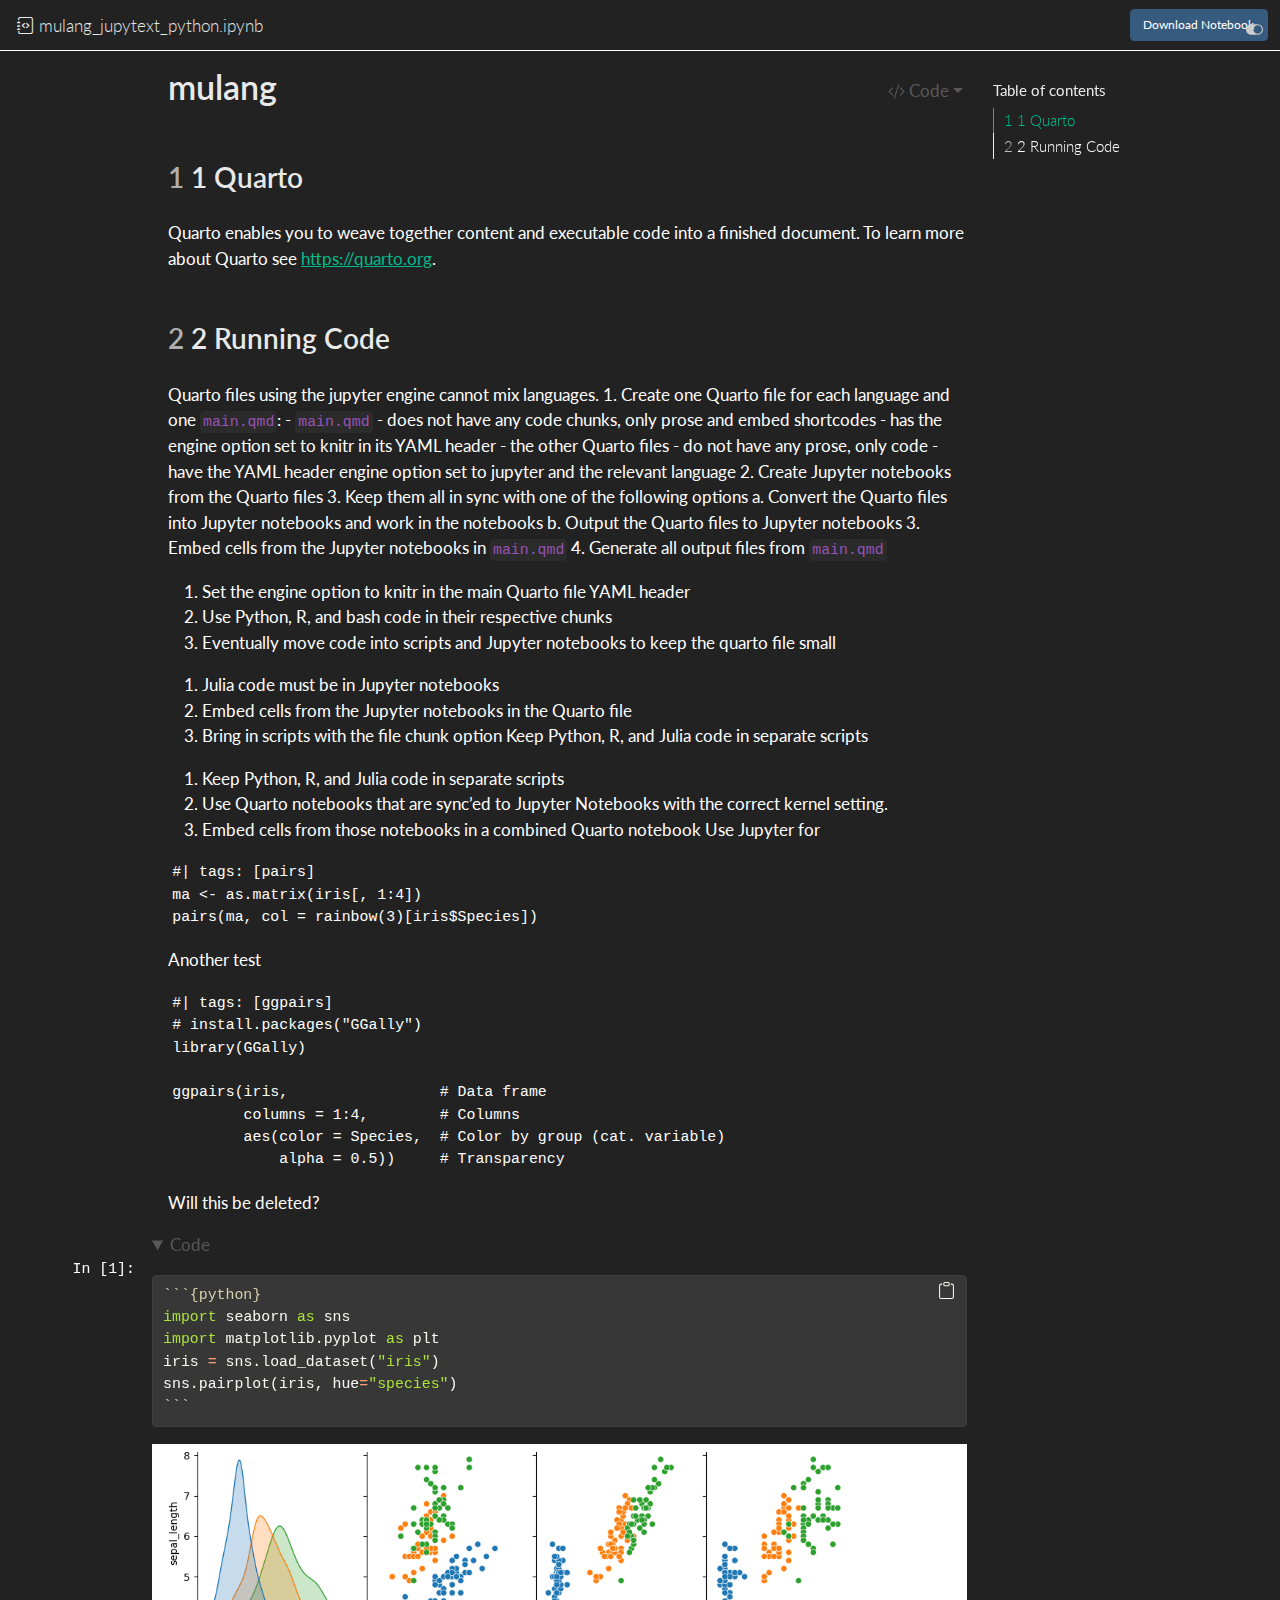
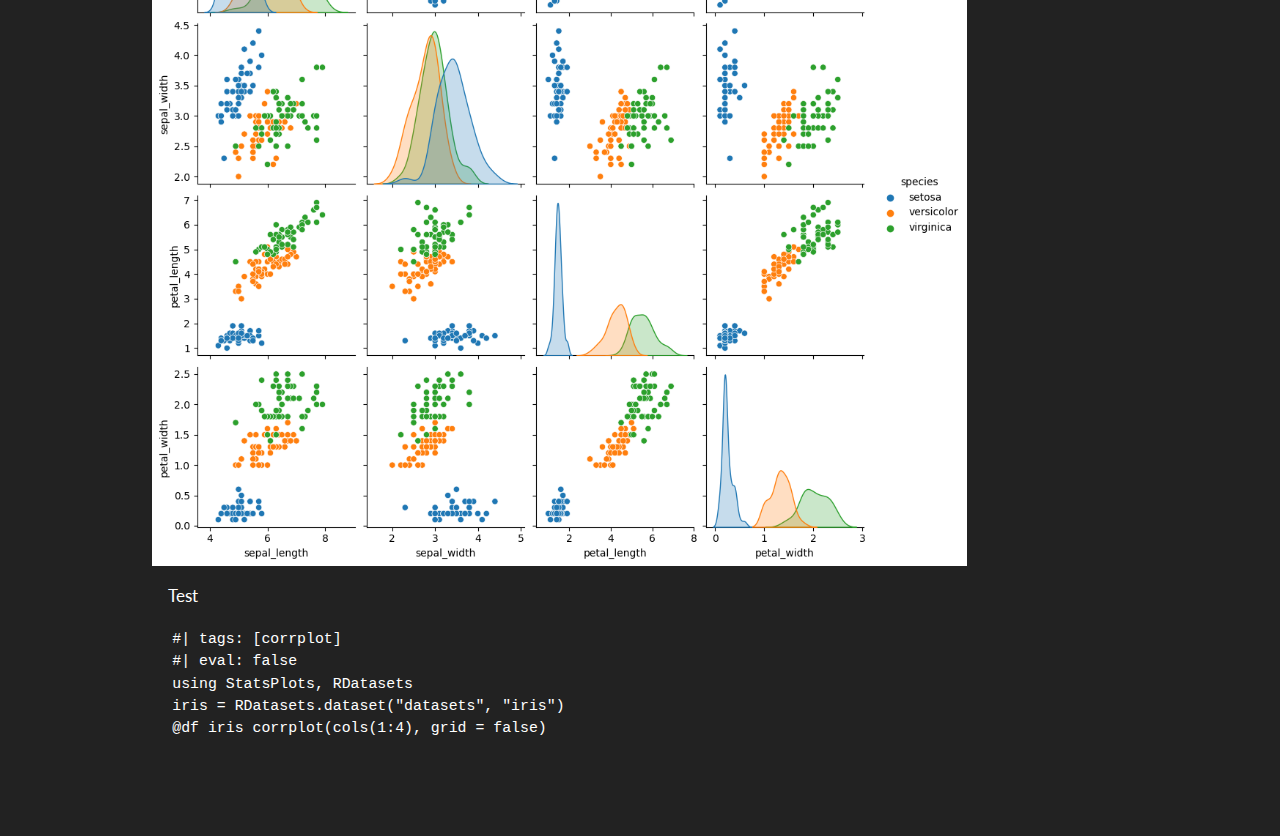
<file: mulang_jupytext_python.ipynb.html>
<!DOCTYPE html>
<html xmlns="http://www.w3.org/1999/xhtml" lang="en" xml:lang="en"><head>
    <meta charset="utf-8">
    <meta name="generator" content="quarto-1.3.427">

    <meta name="viewport" content="width=device-width, initial-scale=1.0, user-scalable=yes">


    <title>mulang</title>    <style>
      code{white-space: pre-wrap;}
      span.smallcaps{font-variant: small-caps;}
      div.columns{display: flex; gap: min(4vw, 1.5em);}
      div.column{flex: auto; overflow-x: auto;}
      div.hanging-indent{margin-left: 1.5em; text-indent: -1.5em;}
      ul.task-list{list-style: none;}
      ul.task-list li input[type="checkbox"] {
        width: 0.8em;
        margin: 0 0.8em 0.2em -1em; /* quarto-specific, see https://github.com/quarto-dev/quarto-cli/issues/4556 */ 
        vertical-align: middle;
      }
      /* CSS for syntax highlighting */
      pre > code.sourceCode { white-space: pre; position: relative; }
      pre > code.sourceCode > span { display: inline-block; line-height: 1.25; }
      pre > code.sourceCode > span:empty { height: 1.2em; }
      .sourceCode { overflow: visible; }
      code.sourceCode > span { color: inherit; text-decoration: inherit; }
      div.sourceCode { margin: 1em 0; }
      pre.sourceCode { margin: 0; }
      @media screen {
      div.sourceCode { overflow: auto; }
      }
      @media print {
      pre > code.sourceCode { white-space: pre-wrap; }
      pre > code.sourceCode > span { text-indent: -5em; padding-left: 5em; }
      }
      pre.numberSource code
        { counter-reset: source-line 0; }
      pre.numberSource code > span
        { position: relative; left: -4em; counter-increment: source-line; }
      pre.numberSource code > span > a:first-child::before
        { content: counter(source-line);
          position: relative; left: -1em; text-align: right; vertical-align: baseline;
          border: none; display: inline-block;
          -webkit-touch-callout: none; -webkit-user-select: none;
          -khtml-user-select: none; -moz-user-select: none;
          -ms-user-select: none; user-select: none;
          padding: 0 4px; width: 4em;
        }
      pre.numberSource { margin-left: 3em;  padding-left: 4px; }
      div.sourceCode
        {   }
      @media screen {
      pre > code.sourceCode > span > a:first-child::before { text-decoration: underline; }
      }
    </style>
    <style>
      .quarto-embed-header {
        height: 3em;
        width: 100%;
        display: flex;
        justify-content: space-between;
        align-items: center;
        border-bottom: solid 1px;
      }
      .quarto-embed-header h6 {
        font-size: 1em;
        padding-top: 0.6em;
        margin-left: 1em;
        margin-right: 1em;
        font-weight: 300;
      }
      .quarto-embed-header a.quarto-download-embed {
        font-size: 0.7em;
        margin-top: 1em;
        margin-bottom: 1em;
        margin-left: 1em;
        margin-right: 1em;
      }
    </style>
    
<script src="mulang_jupytext_python_files/libs/clipboard/clipboard.min.js"></script>
<script src="mulang_jupytext_python_files/libs/quarto-html/quarto.js"></script>
<script src="mulang_jupytext_python_files/libs/quarto-html/popper.min.js"></script>
<script src="mulang_jupytext_python_files/libs/quarto-html/tippy.umd.min.js"></script>
<script src="mulang_jupytext_python_files/libs/quarto-html/anchor.min.js"></script>
<link href="mulang_jupytext_python_files/libs/quarto-html/tippy.css" rel="stylesheet">
<link href="mulang_jupytext_python_files/libs/quarto-html/quarto-syntax-highlighting.css" rel="stylesheet" class="quarto-color-scheme" id="quarto-text-highlighting-styles">
<link href="mulang_jupytext_python_files/libs/quarto-html/quarto-syntax-highlighting-dark.css" rel="stylesheet" class="quarto-color-scheme quarto-color-alternate" id="quarto-text-highlighting-styles">
<script src="mulang_jupytext_python_files/libs/bootstrap/bootstrap.min.js"></script>
<link href="mulang_jupytext_python_files/libs/bootstrap/bootstrap-icons.css" rel="stylesheet">
<link href="mulang_jupytext_python_files/libs/bootstrap/bootstrap.min.css" rel="stylesheet" class="quarto-color-scheme" id="quarto-bootstrap" data-mode="light">
<link href="mulang_jupytext_python_files/libs/bootstrap/bootstrap-dark.min.css" rel="stylesheet" class="quarto-color-scheme quarto-color-alternate" id="quarto-bootstrap" data-mode="dark">
     
      </head>
  <body class="quarto-notebook">
    <div class="quarto-embed-header">
      <h6><i class="bi bi-journal-code"></i> mulang_jupytext_python.ipynb</h6>
      <a href="mulang_jupytext_python.ipynb" class="btn btn-primary quarto-download-embed" data-noresolveinput="true" download="mulang_jupytext_python.ipynb">Download Notebook</a>
    </div>
     <div id="quarto-content" class="page-columns page-rows-contents page-layout-article">
<div id="quarto-margin-sidebar" class="sidebar margin-sidebar">
  <nav id="TOC" role="doc-toc" class="toc-active">
    <h2 id="toc-title">Table of contents</h2>
   
  <ul>
  <li><a href="#quarto" id="toc-quarto" class="nav-link active" data-scroll-target="#quarto"><span class="header-section-number">1</span> 1 Quarto</a></li>
  <li><a href="#running-code" id="toc-running-code" class="nav-link" data-scroll-target="#running-code"><span class="header-section-number">2</span> 2 Running Code</a></li>
  </ul>
</nav>
</div>
<main class="content page-columns page-full" id="quarto-document-content">      <header id="title-block-header" class="quarto-title-block default">
<div class="quarto-title">
<div class="quarto-title-block"><div><h1 class="title">mulang</h1><button type="button" class="btn code-tools-button dropdown-toggle" id="quarto-code-tools-menu" data-bs-toggle="dropdown" aria-expanded="false"><i class="bi"></i> Code</button><ul class="dropdown-menu dropdown-menu-end" aria-labelelledby="quarto-code-tools-menu"><li><a id="quarto-show-all-code" class="dropdown-item" href="javascript:void(0)" role="button">Show All Code</a></li><li><a id="quarto-hide-all-code" class="dropdown-item" href="javascript:void(0)" role="button">Hide All Code</a></li></ul></div></div>
</div>



<div class="quarto-title-meta">

    
  
    
  </div>
  

</header>     <section id="quarto" class="level2" data-number="1">
<h2 data-number="1" class="anchored" data-anchor-id="quarto"><span class="header-section-number">1</span> 1 Quarto</h2>
<p>Quarto enables you to weave together content and executable code into a finished document. To learn more about Quarto see <a href="https://quarto.org" class="uri">https://quarto.org</a>.</p>
</section>
<section id="running-code" class="level2 page-columns page-full" data-number="2">
<h2 data-number="2" class="anchored" data-anchor-id="running-code"><span class="header-section-number">2</span> 2 Running Code</h2>
<p>Quarto files using the jupyter engine cannot mix languages. 1. Create one Quarto file for each language and one <code>main.qmd</code>: - <code>main.qmd</code> - does not have any code chunks, only prose and embed shortcodes - has the engine option set to knitr in its YAML header - the other Quarto files - do not have any prose, only code - have the YAML header engine option set to jupyter and the relevant language 2. Create Jupyter notebooks from the Quarto files 3. Keep them all in sync with one of the following options a. Convert the Quarto files into Jupyter notebooks and work in the notebooks b. Output the Quarto files to Jupyter notebooks 3. Embed cells from the Jupyter notebooks in <code>main.qmd</code> 4. Generate all output files from <code>main.qmd</code></p>
<ol type="1">
<li>Set the engine option to knitr in the main Quarto file YAML header</li>
<li>Use Python, R, and bash code in their respective chunks</li>
<li>Eventually move code into scripts and Jupyter notebooks to keep the quarto file small</li>
</ol>
<!-- -->
<ol type="1">
<li>Julia code must be in Jupyter notebooks</li>
<li>Embed cells from the Jupyter notebooks in the Quarto file</li>
<li>Bring in scripts with the file chunk option Keep Python, R, and Julia code in separate scripts</li>
</ol>
<!-- -->
<ol type="1">
<li>Keep Python, R, and Julia code in separate scripts</li>
<li>Use Quarto notebooks that are sync’ed to Jupyter Notebooks with the correct kernel setting.</li>
<li>Embed cells from those notebooks in a combined Quarto notebook Use Jupyter for</li>
</ol>
<pre class="{r}"><code>#| tags: [pairs]
ma &lt;- as.matrix(iris[, 1:4])
pairs(ma, col = rainbow(3)[iris$Species])</code></pre>
<p>Another test</p>
<pre class="{r}"><code>#| tags: [ggpairs]
# install.packages("GGally")
library(GGally)

ggpairs(iris,                 # Data frame
        columns = 1:4,        # Columns
        aes(color = Species,  # Color by group (cat. variable)
            alpha = 0.5))     # Transparency </code></pre>
<p>Will this be deleted?</p>
<div class="cell-container column-page-left"><div class="cell-decorator"><pre>In [1]:</pre></div><div class="cell" data-execution="{&quot;iopub.execute_input&quot;:&quot;2023-06-30T16:48:25.545830Z&quot;,&quot;iopub.status.busy&quot;:&quot;2023-06-30T16:48:25.545755Z&quot;,&quot;iopub.status.idle&quot;:&quot;2023-06-30T16:48:27.853585Z&quot;,&quot;shell.execute_reply&quot;:&quot;2023-06-30T16:48:27.853231Z&quot;}" data-tags="[&quot;pairplot&quot;]" data-execution_count="1">
<details open="">
<summary>Code</summary>
<div class="sourceCode cell-code" id="cb3"><pre class="sourceCode markdown code-with-copy"><code class="sourceCode markdown"><span id="cb3-1"><a href="#cb3-1" aria-hidden="true" tabindex="-1"></a><span class="in">```{python}</span></span>
<span id="cb3-2"><a href="#cb3-2" aria-hidden="true" tabindex="-1"></a><span class="im">import</span> seaborn <span class="im">as</span> sns</span>
<span id="cb3-3"><a href="#cb3-3" aria-hidden="true" tabindex="-1"></a><span class="im">import</span> matplotlib.pyplot <span class="im">as</span> plt</span>
<span id="cb3-4"><a href="#cb3-4" aria-hidden="true" tabindex="-1"></a>iris <span class="op">=</span> sns.load_dataset(<span class="st">"iris"</span>)</span>
<span id="cb3-5"><a href="#cb3-5" aria-hidden="true" tabindex="-1"></a>sns.pairplot(iris, hue<span class="op">=</span><span class="st">"species"</span>)</span>
<span id="cb3-6"><a href="#cb3-6" aria-hidden="true" tabindex="-1"></a><span class="in">```</span></span></code><button title="Copy to Clipboard" class="code-copy-button"><i class="bi"></i></button></pre></div>
</details>
<div class="cell-output cell-output-display">
<p><img src="mulang_jupytext_python_files/figure-html/cell-2-output-1.png" class="img-fluid"></p>
</div>
</div></div>
<p>Test</p>
<pre class="{julia}"><code>#| tags: [corrplot]
#| eval: false
using StatsPlots, RDatasets
iris = RDatasets.dataset("datasets", "iris")
@df iris corrplot(cols(1:4), grid = false)</code></pre>
</section>
     </main>
<!-- /main column -->  <script id="quarto-html-after-body" type="application/javascript">
window.document.addEventListener("DOMContentLoaded", function (event) {
  const toggleBodyColorMode = (bsSheetEl) => {
    const mode = bsSheetEl.getAttribute("data-mode");
    const bodyEl = window.document.querySelector("body");
    if (mode === "dark") {
      bodyEl.classList.add("quarto-dark");
      bodyEl.classList.remove("quarto-light");
    } else {
      bodyEl.classList.add("quarto-light");
      bodyEl.classList.remove("quarto-dark");
    }
  }
  const toggleBodyColorPrimary = () => {
    const bsSheetEl = window.document.querySelector("link#quarto-bootstrap");
    if (bsSheetEl) {
      toggleBodyColorMode(bsSheetEl);
    }
  }
  toggleBodyColorPrimary();  
  const disableStylesheet = (stylesheets) => {
    for (let i=0; i < stylesheets.length; i++) {
      const stylesheet = stylesheets[i];
      stylesheet.rel = 'prefetch';
    }
  }
  const enableStylesheet = (stylesheets) => {
    for (let i=0; i < stylesheets.length; i++) {
      const stylesheet = stylesheets[i];
      stylesheet.rel = 'stylesheet';
    }
  }
  const manageTransitions = (selector, allowTransitions) => {
    const els = window.document.querySelectorAll(selector);
    for (let i=0; i < els.length; i++) {
      const el = els[i];
      if (allowTransitions) {
        el.classList.remove('notransition');
      } else {
        el.classList.add('notransition');
      }
    }
  }
  const toggleColorMode = (alternate) => {
    // Switch the stylesheets
    const alternateStylesheets = window.document.querySelectorAll('link.quarto-color-scheme.quarto-color-alternate');
    manageTransitions('#quarto-margin-sidebar .nav-link', false);
    if (alternate) {
      enableStylesheet(alternateStylesheets);
      for (const sheetNode of alternateStylesheets) {
        if (sheetNode.id === "quarto-bootstrap") {
          toggleBodyColorMode(sheetNode);
        }
      }
    } else {
      disableStylesheet(alternateStylesheets);
      toggleBodyColorPrimary();
    }
    manageTransitions('#quarto-margin-sidebar .nav-link', true);
    // Switch the toggles
    const toggles = window.document.querySelectorAll('.quarto-color-scheme-toggle');
    for (let i=0; i < toggles.length; i++) {
      const toggle = toggles[i];
      if (toggle) {
        if (alternate) {
          toggle.classList.add("alternate");     
        } else {
          toggle.classList.remove("alternate");
        }
      }
    }
    // Hack to workaround the fact that safari doesn't
    // properly recolor the scrollbar when toggling (#1455)
    if (navigator.userAgent.indexOf('Safari') > 0 && navigator.userAgent.indexOf('Chrome') == -1) {
      manageTransitions("body", false);
      window.scrollTo(0, 1);
      setTimeout(() => {
        window.scrollTo(0, 0);
        manageTransitions("body", true);
      }, 40);  
    }
  }
  const isFileUrl = () => { 
    return window.location.protocol === 'file:';
  }
  const hasAlternateSentinel = () => {  
    let styleSentinel = getColorSchemeSentinel();
    if (styleSentinel !== null) {
      return styleSentinel === "alternate";
    } else {
      return false;
    }
  }
  const setStyleSentinel = (alternate) => {
    const value = alternate ? "alternate" : "default";
    if (!isFileUrl()) {
      window.localStorage.setItem("quarto-color-scheme", value);
    } else {
      localAlternateSentinel = value;
    }
  }
  const getColorSchemeSentinel = () => {
    if (!isFileUrl()) {
      const storageValue = window.localStorage.getItem("quarto-color-scheme");
      return storageValue != null ? storageValue : localAlternateSentinel;
    } else {
      return localAlternateSentinel;
    }
  }
  let localAlternateSentinel = 'alternate';
  // Dark / light mode switch
  window.quartoToggleColorScheme = () => {
    // Read the current dark / light value 
    let toAlternate = !hasAlternateSentinel();
    toggleColorMode(toAlternate);
    setStyleSentinel(toAlternate);
  };
  // Ensure there is a toggle, if there isn't float one in the top right
  if (window.document.querySelector('.quarto-color-scheme-toggle') === null) {
    const a = window.document.createElement('a');
    a.classList.add('top-right');
    a.classList.add('quarto-color-scheme-toggle');
    a.href = "";
    a.onclick = function() { try { window.quartoToggleColorScheme(); } catch {} return false; };
    const i = window.document.createElement("i");
    i.classList.add('bi');
    a.appendChild(i);
    window.document.body.appendChild(a);
  }
  // Switch to dark mode if need be
  if (hasAlternateSentinel()) {
    toggleColorMode(true);
  } else {
    toggleColorMode(false);
  }
  const icon = "";
  const anchorJS = new window.AnchorJS();
  anchorJS.options = {
    placement: 'right',
    icon: icon
  };
  anchorJS.add('.anchored');
  const isCodeAnnotation = (el) => {
    for (const clz of el.classList) {
      if (clz.startsWith('code-annotation-')) {                     
        return true;
      }
    }
    return false;
  }
  const clipboard = new window.ClipboardJS('.code-copy-button', {
    text: function(trigger) {
      const codeEl = trigger.previousElementSibling.cloneNode(true);
      for (const childEl of codeEl.children) {
        if (isCodeAnnotation(childEl)) {
          childEl.remove();
        }
      }
      return codeEl.innerText;
    }
  });
  clipboard.on('success', function(e) {
    // button target
    const button = e.trigger;
    // don't keep focus
    button.blur();
    // flash "checked"
    button.classList.add('code-copy-button-checked');
    var currentTitle = button.getAttribute("title");
    button.setAttribute("title", "Copied!");
    let tooltip;
    if (window.bootstrap) {
      button.setAttribute("data-bs-toggle", "tooltip");
      button.setAttribute("data-bs-placement", "left");
      button.setAttribute("data-bs-title", "Copied!");
      tooltip = new bootstrap.Tooltip(button, 
        { trigger: "manual", 
          customClass: "code-copy-button-tooltip",
          offset: [0, -8]});
      tooltip.show();    
    }
    setTimeout(function() {
      if (tooltip) {
        tooltip.hide();
        button.removeAttribute("data-bs-title");
        button.removeAttribute("data-bs-toggle");
        button.removeAttribute("data-bs-placement");
      }
      button.setAttribute("title", currentTitle);
      button.classList.remove('code-copy-button-checked');
    }, 1000);
    // clear code selection
    e.clearSelection();
  });
  const viewSource = window.document.getElementById('quarto-view-source') ||
                     window.document.getElementById('quarto-code-tools-source');
  if (viewSource) {
    const sourceUrl = viewSource.getAttribute("data-quarto-source-url");
    viewSource.addEventListener("click", function(e) {
      if (sourceUrl) {
        // rstudio viewer pane
        if (/\bcapabilities=\b/.test(window.location)) {
          window.open(sourceUrl);
        } else {
          window.location.href = sourceUrl;
        }
      } else {
        const modal = new bootstrap.Modal(document.getElementById('quarto-embedded-source-code-modal'));
        modal.show();
      }
      return false;
    });
  }
  function toggleCodeHandler(show) {
    return function(e) {
      const detailsSrc = window.document.querySelectorAll(".cell > details > .sourceCode");
      for (let i=0; i<detailsSrc.length; i++) {
        const details = detailsSrc[i].parentElement;
        if (show) {
          details.open = true;
        } else {
          details.removeAttribute("open");
        }
      }
      const cellCodeDivs = window.document.querySelectorAll(".cell > .sourceCode");
      const fromCls = show ? "hidden" : "unhidden";
      const toCls = show ? "unhidden" : "hidden";
      for (let i=0; i<cellCodeDivs.length; i++) {
        const codeDiv = cellCodeDivs[i];
        if (codeDiv.classList.contains(fromCls)) {
          codeDiv.classList.remove(fromCls);
          codeDiv.classList.add(toCls);
        } 
      }
      return false;
    }
  }
  const hideAllCode = window.document.getElementById("quarto-hide-all-code");
  if (hideAllCode) {
    hideAllCode.addEventListener("click", toggleCodeHandler(false));
  }
  const showAllCode = window.document.getElementById("quarto-show-all-code");
  if (showAllCode) {
    showAllCode.addEventListener("click", toggleCodeHandler(true));
  }
  function tippyHover(el, contentFn) {
    const config = {
      allowHTML: true,
      content: contentFn,
      maxWidth: 500,
      delay: 100,
      arrow: false,
      appendTo: function(el) {
          return el.parentElement;
      },
      interactive: true,
      interactiveBorder: 10,
      theme: 'quarto',
      placement: 'bottom-start'
    };
    window.tippy(el, config); 
  }
  const noterefs = window.document.querySelectorAll('a[role="doc-noteref"]');
  for (var i=0; i<noterefs.length; i++) {
    const ref = noterefs[i];
    tippyHover(ref, function() {
      // use id or data attribute instead here
      let href = ref.getAttribute('data-footnote-href') || ref.getAttribute('href');
      try { href = new URL(href).hash; } catch {}
      const id = href.replace(/^#\/?/, "");
      const note = window.document.getElementById(id);
      return note.innerHTML;
    });
  }
      let selectedAnnoteEl;
      const selectorForAnnotation = ( cell, annotation) => {
        let cellAttr = 'data-code-cell="' + cell + '"';
        let lineAttr = 'data-code-annotation="' +  annotation + '"';
        const selector = 'span[' + cellAttr + '][' + lineAttr + ']';
        return selector;
      }
      const selectCodeLines = (annoteEl) => {
        const doc = window.document;
        const targetCell = annoteEl.getAttribute("data-target-cell");
        const targetAnnotation = annoteEl.getAttribute("data-target-annotation");
        const annoteSpan = window.document.querySelector(selectorForAnnotation(targetCell, targetAnnotation));
        const lines = annoteSpan.getAttribute("data-code-lines").split(",");
        const lineIds = lines.map((line) => {
          return targetCell + "-" + line;
        })
        let top = null;
        let height = null;
        let parent = null;
        if (lineIds.length > 0) {
            //compute the position of the single el (top and bottom and make a div)
            const el = window.document.getElementById(lineIds[0]);
            top = el.offsetTop;
            height = el.offsetHeight;
            parent = el.parentElement.parentElement;
          if (lineIds.length > 1) {
            const lastEl = window.document.getElementById(lineIds[lineIds.length - 1]);
            const bottom = lastEl.offsetTop + lastEl.offsetHeight;
            height = bottom - top;
          }
          if (top !== null && height !== null && parent !== null) {
            // cook up a div (if necessary) and position it 
            let div = window.document.getElementById("code-annotation-line-highlight");
            if (div === null) {
              div = window.document.createElement("div");
              div.setAttribute("id", "code-annotation-line-highlight");
              div.style.position = 'absolute';
              parent.appendChild(div);
            }
            div.style.top = top - 2 + "px";
            div.style.height = height + 4 + "px";
            let gutterDiv = window.document.getElementById("code-annotation-line-highlight-gutter");
            if (gutterDiv === null) {
              gutterDiv = window.document.createElement("div");
              gutterDiv.setAttribute("id", "code-annotation-line-highlight-gutter");
              gutterDiv.style.position = 'absolute';
              const codeCell = window.document.getElementById(targetCell);
              const gutter = codeCell.querySelector('.code-annotation-gutter');
              gutter.appendChild(gutterDiv);
            }
            gutterDiv.style.top = top - 2 + "px";
            gutterDiv.style.height = height + 4 + "px";
          }
          selectedAnnoteEl = annoteEl;
        }
      };
      const unselectCodeLines = () => {
        const elementsIds = ["code-annotation-line-highlight", "code-annotation-line-highlight-gutter"];
        elementsIds.forEach((elId) => {
          const div = window.document.getElementById(elId);
          if (div) {
            div.remove();
          }
        });
        selectedAnnoteEl = undefined;
      };
      // Attach click handler to the DT
      const annoteDls = window.document.querySelectorAll('dt[data-target-cell]');
      for (const annoteDlNode of annoteDls) {
        annoteDlNode.addEventListener('click', (event) => {
          const clickedEl = event.target;
          if (clickedEl !== selectedAnnoteEl) {
            unselectCodeLines();
            const activeEl = window.document.querySelector('dt[data-target-cell].code-annotation-active');
            if (activeEl) {
              activeEl.classList.remove('code-annotation-active');
            }
            selectCodeLines(clickedEl);
            clickedEl.classList.add('code-annotation-active');
          } else {
            // Unselect the line
            unselectCodeLines();
            clickedEl.classList.remove('code-annotation-active');
          }
        });
      }
  const findCites = (el) => {
    const parentEl = el.parentElement;
    if (parentEl) {
      const cites = parentEl.dataset.cites;
      if (cites) {
        return {
          el,
          cites: cites.split(' ')
        };
      } else {
        return findCites(el.parentElement)
      }
    } else {
      return undefined;
    }
  };
  var bibliorefs = window.document.querySelectorAll('a[role="doc-biblioref"]');
  for (var i=0; i<bibliorefs.length; i++) {
    const ref = bibliorefs[i];
    const citeInfo = findCites(ref);
    if (citeInfo) {
      tippyHover(citeInfo.el, function() {
        var popup = window.document.createElement('div');
        citeInfo.cites.forEach(function(cite) {
          var citeDiv = window.document.createElement('div');
          citeDiv.classList.add('hanging-indent');
          citeDiv.classList.add('csl-entry');
          var biblioDiv = window.document.getElementById('ref-' + cite);
          if (biblioDiv) {
            citeDiv.innerHTML = biblioDiv.innerHTML;
          }
          popup.appendChild(citeDiv);
        });
        return popup.innerHTML;
      });
    }
  }
});
</script>  </div> <!-- /content --> 
  

</body></html>
</file>
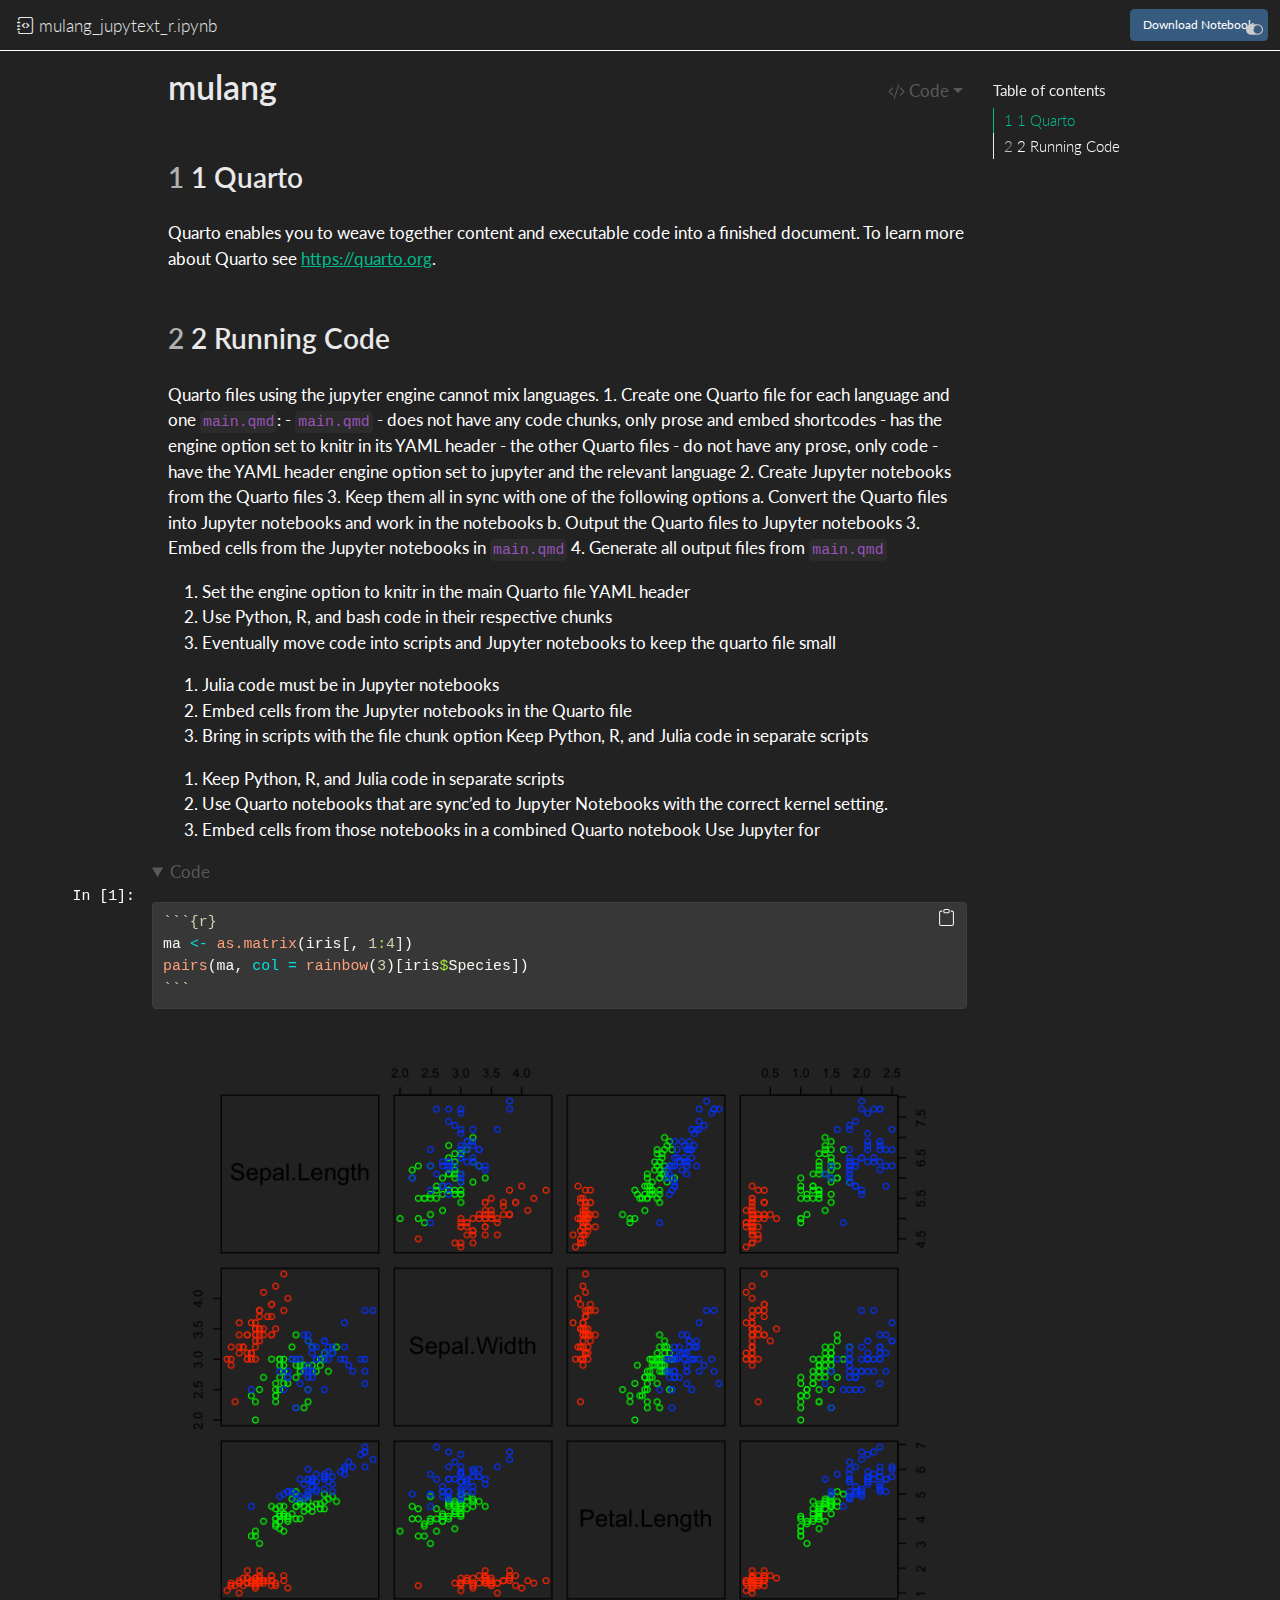
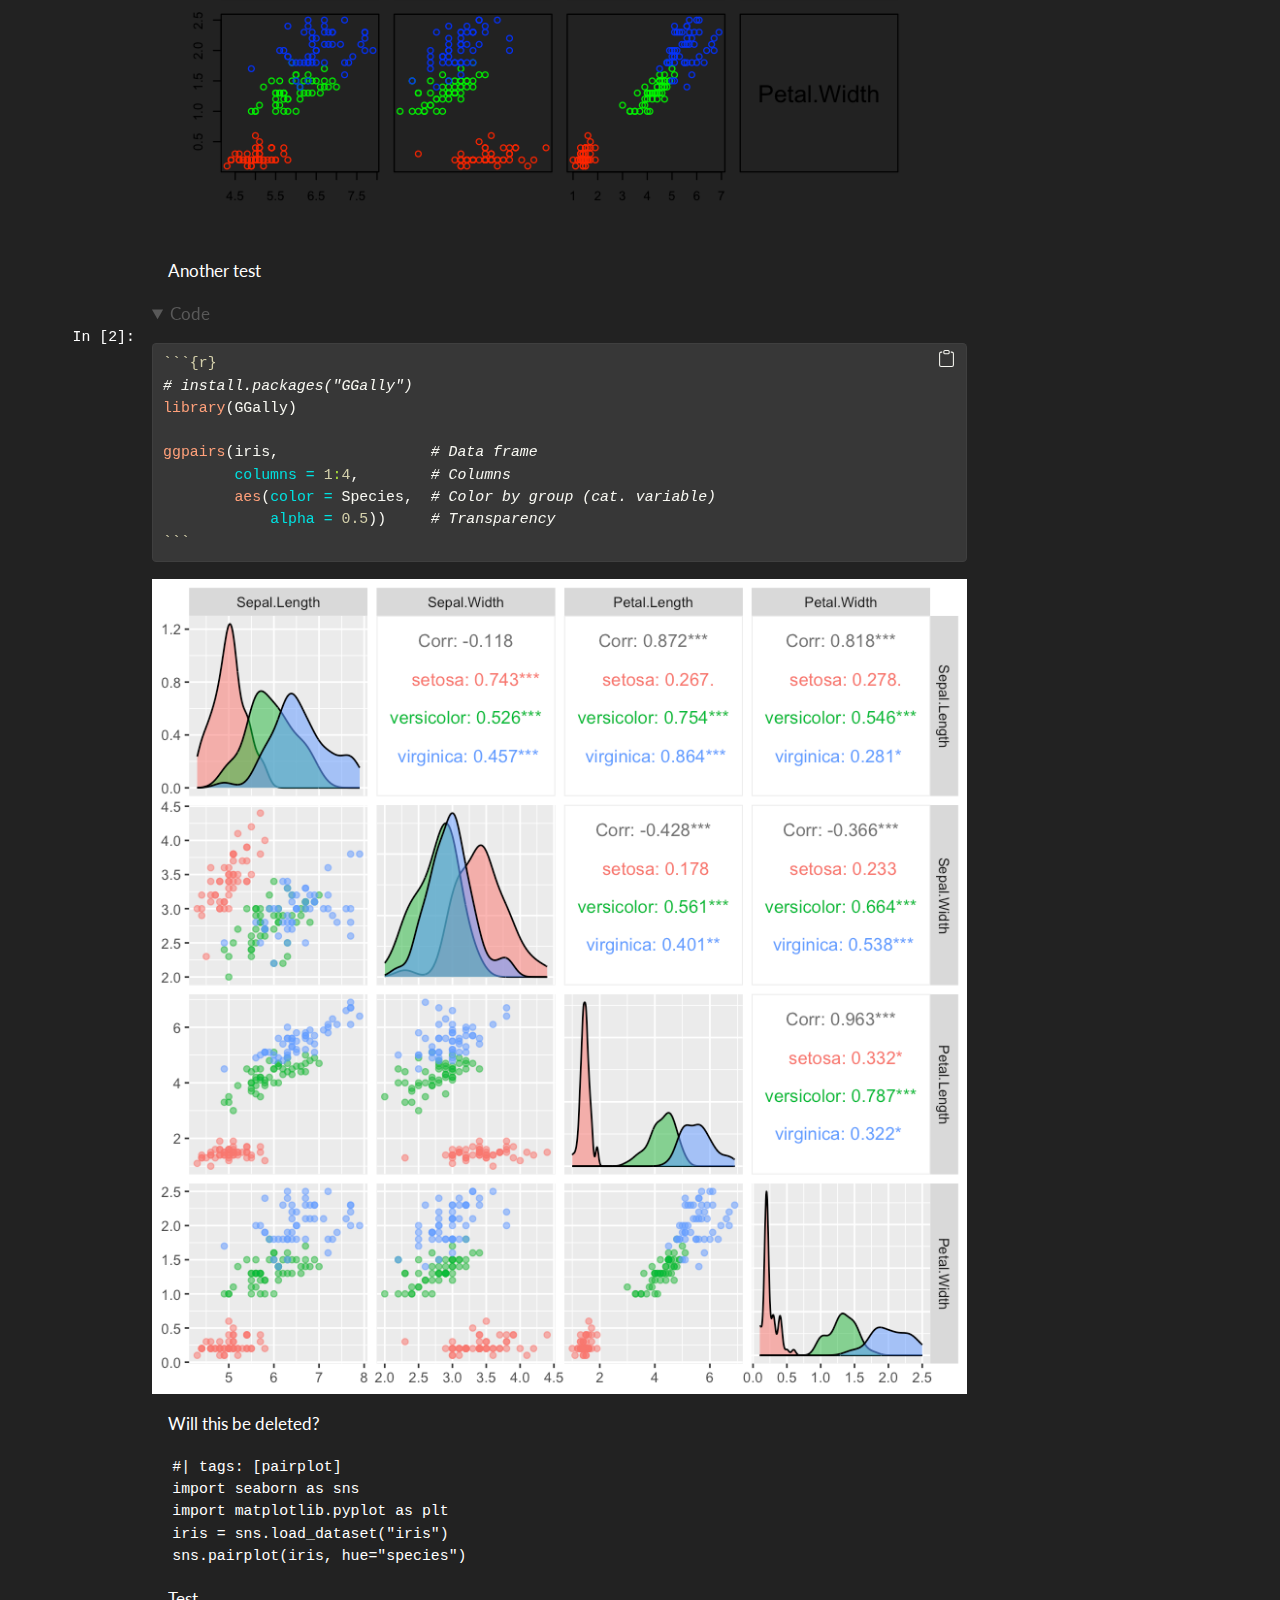
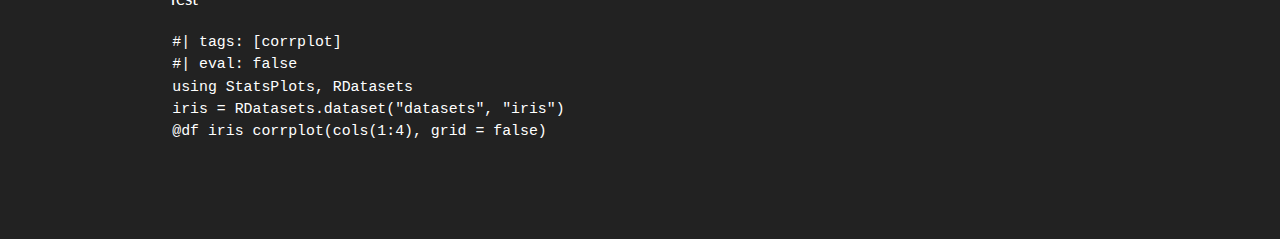
<file: mulang_jupytext_r.ipynb.html>
<!DOCTYPE html>
<html xmlns="http://www.w3.org/1999/xhtml" lang="en" xml:lang="en"><head>
    <meta charset="utf-8">
    <meta name="generator" content="quarto-1.3.427">

    <meta name="viewport" content="width=device-width, initial-scale=1.0, user-scalable=yes">


    <title>mulang</title>    <style>
      code{white-space: pre-wrap;}
      span.smallcaps{font-variant: small-caps;}
      div.columns{display: flex; gap: min(4vw, 1.5em);}
      div.column{flex: auto; overflow-x: auto;}
      div.hanging-indent{margin-left: 1.5em; text-indent: -1.5em;}
      ul.task-list{list-style: none;}
      ul.task-list li input[type="checkbox"] {
        width: 0.8em;
        margin: 0 0.8em 0.2em -1em; /* quarto-specific, see https://github.com/quarto-dev/quarto-cli/issues/4556 */ 
        vertical-align: middle;
      }
      /* CSS for syntax highlighting */
      pre > code.sourceCode { white-space: pre; position: relative; }
      pre > code.sourceCode > span { display: inline-block; line-height: 1.25; }
      pre > code.sourceCode > span:empty { height: 1.2em; }
      .sourceCode { overflow: visible; }
      code.sourceCode > span { color: inherit; text-decoration: inherit; }
      div.sourceCode { margin: 1em 0; }
      pre.sourceCode { margin: 0; }
      @media screen {
      div.sourceCode { overflow: auto; }
      }
      @media print {
      pre > code.sourceCode { white-space: pre-wrap; }
      pre > code.sourceCode > span { text-indent: -5em; padding-left: 5em; }
      }
      pre.numberSource code
        { counter-reset: source-line 0; }
      pre.numberSource code > span
        { position: relative; left: -4em; counter-increment: source-line; }
      pre.numberSource code > span > a:first-child::before
        { content: counter(source-line);
          position: relative; left: -1em; text-align: right; vertical-align: baseline;
          border: none; display: inline-block;
          -webkit-touch-callout: none; -webkit-user-select: none;
          -khtml-user-select: none; -moz-user-select: none;
          -ms-user-select: none; user-select: none;
          padding: 0 4px; width: 4em;
        }
      pre.numberSource { margin-left: 3em;  padding-left: 4px; }
      div.sourceCode
        {   }
      @media screen {
      pre > code.sourceCode > span > a:first-child::before { text-decoration: underline; }
      }
    </style>
    <style>
      .quarto-embed-header {
        height: 3em;
        width: 100%;
        display: flex;
        justify-content: space-between;
        align-items: center;
        border-bottom: solid 1px;
      }
      .quarto-embed-header h6 {
        font-size: 1em;
        padding-top: 0.6em;
        margin-left: 1em;
        margin-right: 1em;
        font-weight: 300;
      }
      .quarto-embed-header a.quarto-download-embed {
        font-size: 0.7em;
        margin-top: 1em;
        margin-bottom: 1em;
        margin-left: 1em;
        margin-right: 1em;
      }
    </style>
    
<script src="mulang_jupytext_r_files/libs/clipboard/clipboard.min.js"></script>
<script src="mulang_jupytext_r_files/libs/quarto-html/quarto.js"></script>
<script src="mulang_jupytext_r_files/libs/quarto-html/popper.min.js"></script>
<script src="mulang_jupytext_r_files/libs/quarto-html/tippy.umd.min.js"></script>
<script src="mulang_jupytext_r_files/libs/quarto-html/anchor.min.js"></script>
<link href="mulang_jupytext_r_files/libs/quarto-html/tippy.css" rel="stylesheet">
<link href="mulang_jupytext_r_files/libs/quarto-html/quarto-syntax-highlighting.css" rel="stylesheet" class="quarto-color-scheme" id="quarto-text-highlighting-styles">
<link href="mulang_jupytext_r_files/libs/quarto-html/quarto-syntax-highlighting-dark.css" rel="stylesheet" class="quarto-color-scheme quarto-color-alternate" id="quarto-text-highlighting-styles">
<script src="mulang_jupytext_r_files/libs/bootstrap/bootstrap.min.js"></script>
<link href="mulang_jupytext_r_files/libs/bootstrap/bootstrap-icons.css" rel="stylesheet">
<link href="mulang_jupytext_r_files/libs/bootstrap/bootstrap.min.css" rel="stylesheet" class="quarto-color-scheme" id="quarto-bootstrap" data-mode="light">
<link href="mulang_jupytext_r_files/libs/bootstrap/bootstrap-dark.min.css" rel="stylesheet" class="quarto-color-scheme quarto-color-alternate" id="quarto-bootstrap" data-mode="dark">
     
      </head>
  <body class="quarto-notebook">
    <div class="quarto-embed-header">
      <h6><i class="bi bi-journal-code"></i> mulang_jupytext_r.ipynb</h6>
      <a href="mulang_jupytext_r.ipynb" class="btn btn-primary quarto-download-embed" data-noresolveinput="true" download="mulang_jupytext_r.ipynb">Download Notebook</a>
    </div>
     <div id="quarto-content" class="page-columns page-rows-contents page-layout-article">
<div id="quarto-margin-sidebar" class="sidebar margin-sidebar">
  <nav id="TOC" role="doc-toc" class="toc-active">
    <h2 id="toc-title">Table of contents</h2>
   
  <ul>
  <li><a href="#quarto" id="toc-quarto" class="nav-link active" data-scroll-target="#quarto"><span class="header-section-number">1</span> 1 Quarto</a></li>
  <li><a href="#running-code" id="toc-running-code" class="nav-link" data-scroll-target="#running-code"><span class="header-section-number">2</span> 2 Running Code</a></li>
  </ul>
</nav>
</div>
<main class="content page-columns page-full" id="quarto-document-content">      <header id="title-block-header" class="quarto-title-block default">
<div class="quarto-title">
<div class="quarto-title-block"><div><h1 class="title">mulang</h1><button type="button" class="btn code-tools-button dropdown-toggle" id="quarto-code-tools-menu" data-bs-toggle="dropdown" aria-expanded="false"><i class="bi"></i> Code</button><ul class="dropdown-menu dropdown-menu-end" aria-labelelledby="quarto-code-tools-menu"><li><a id="quarto-show-all-code" class="dropdown-item" href="javascript:void(0)" role="button">Show All Code</a></li><li><a id="quarto-hide-all-code" class="dropdown-item" href="javascript:void(0)" role="button">Hide All Code</a></li></ul></div></div>
</div>



<div class="quarto-title-meta">

    
  
    
  </div>
  

</header>     <section id="quarto" class="level2" data-number="1">
<h2 data-number="1" class="anchored" data-anchor-id="quarto"><span class="header-section-number">1</span> 1 Quarto</h2>
<p>Quarto enables you to weave together content and executable code into a finished document. To learn more about Quarto see <a href="https://quarto.org" class="uri">https://quarto.org</a>.</p>
</section>
<section id="running-code" class="level2 page-columns page-full" data-number="2">
<h2 data-number="2" class="anchored" data-anchor-id="running-code"><span class="header-section-number">2</span> 2 Running Code</h2>
<p>Quarto files using the jupyter engine cannot mix languages. 1. Create one Quarto file for each language and one <code>main.qmd</code>: - <code>main.qmd</code> - does not have any code chunks, only prose and embed shortcodes - has the engine option set to knitr in its YAML header - the other Quarto files - do not have any prose, only code - have the YAML header engine option set to jupyter and the relevant language 2. Create Jupyter notebooks from the Quarto files 3. Keep them all in sync with one of the following options a. Convert the Quarto files into Jupyter notebooks and work in the notebooks b. Output the Quarto files to Jupyter notebooks 3. Embed cells from the Jupyter notebooks in <code>main.qmd</code> 4. Generate all output files from <code>main.qmd</code></p>
<ol type="1">
<li>Set the engine option to knitr in the main Quarto file YAML header</li>
<li>Use Python, R, and bash code in their respective chunks</li>
<li>Eventually move code into scripts and Jupyter notebooks to keep the quarto file small</li>
</ol>
<!-- -->
<ol type="1">
<li>Julia code must be in Jupyter notebooks</li>
<li>Embed cells from the Jupyter notebooks in the Quarto file</li>
<li>Bring in scripts with the file chunk option Keep Python, R, and Julia code in separate scripts</li>
</ol>
<!-- -->
<ol type="1">
<li>Keep Python, R, and Julia code in separate scripts</li>
<li>Use Quarto notebooks that are sync’ed to Jupyter Notebooks with the correct kernel setting.</li>
<li>Embed cells from those notebooks in a combined Quarto notebook Use Jupyter for</li>
</ol>
<div class="cell-container column-page-left"><div class="cell-decorator"><pre>In [1]:</pre></div><div class="cell" data-execution="{&quot;iopub.execute_input&quot;:&quot;2023-06-30T16:48:29.327814Z&quot;,&quot;iopub.status.busy&quot;:&quot;2023-06-30T16:48:29.327203Z&quot;,&quot;iopub.status.idle&quot;:&quot;2023-06-30T16:48:29.392349Z&quot;,&quot;shell.execute_reply&quot;:&quot;2023-06-30T16:48:29.391688Z&quot;}" data-tags="[&quot;pairs&quot;]" data-execution_count="1">
<details open="">
<summary>Code</summary>
<div class="sourceCode cell-code" id="cb1"><pre class="sourceCode markdown code-with-copy"><code class="sourceCode markdown"><span id="cb1-1"><a href="#cb1-1" aria-hidden="true" tabindex="-1"></a><span class="in">```{r}</span></span>
<span id="cb1-2"><a href="#cb1-2" aria-hidden="true" tabindex="-1"></a>ma <span class="ot">&lt;-</span> <span class="fu">as.matrix</span>(iris[, <span class="dv">1</span><span class="sc">:</span><span class="dv">4</span>])</span>
<span id="cb1-3"><a href="#cb1-3" aria-hidden="true" tabindex="-1"></a><span class="fu">pairs</span>(ma, <span class="at">col =</span> <span class="fu">rainbow</span>(<span class="dv">3</span>)[iris<span class="sc">$</span>Species])</span>
<span id="cb1-4"><a href="#cb1-4" aria-hidden="true" tabindex="-1"></a><span class="in">```</span></span></code><button title="Copy to Clipboard" class="code-copy-button"><i class="bi"></i></button></pre></div>
</details>
<div class="cell-output cell-output-display">
<p><img src="mulang_jupytext_r_files/figure-html/cell-2-output-1.png" class="img-fluid"></p>
</div>
</div></div>
<p>Another test</p>
<div class="cell-container column-page-left"><div class="cell-decorator"><pre>In [2]:</pre></div><div class="cell" data-execution="{&quot;iopub.execute_input&quot;:&quot;2023-06-30T16:48:29.405363Z&quot;,&quot;iopub.status.busy&quot;:&quot;2023-06-30T16:48:29.395701Z&quot;,&quot;iopub.status.idle&quot;:&quot;2023-06-30T16:48:30.458631Z&quot;,&quot;shell.execute_reply&quot;:&quot;2023-06-30T16:48:30.458112Z&quot;}" data-tags="[&quot;ggpairs&quot;]" data-execution_count="2">
<details open="">
<summary>Code</summary>
<div class="sourceCode cell-code" id="cb2"><pre class="sourceCode markdown code-with-copy"><code class="sourceCode markdown"><span id="cb2-1"><a href="#cb2-1" aria-hidden="true" tabindex="-1"></a><span class="in">```{r}</span></span>
<span id="cb2-2"><a href="#cb2-2" aria-hidden="true" tabindex="-1"></a><span class="co"># install.packages("GGally")</span></span>
<span id="cb2-3"><a href="#cb2-3" aria-hidden="true" tabindex="-1"></a><span class="fu">library</span>(GGally)</span>
<span id="cb2-4"><a href="#cb2-4" aria-hidden="true" tabindex="-1"></a></span>
<span id="cb2-5"><a href="#cb2-5" aria-hidden="true" tabindex="-1"></a><span class="fu">ggpairs</span>(iris,                 <span class="co"># Data frame</span></span>
<span id="cb2-6"><a href="#cb2-6" aria-hidden="true" tabindex="-1"></a>        <span class="at">columns =</span> <span class="dv">1</span><span class="sc">:</span><span class="dv">4</span>,        <span class="co"># Columns</span></span>
<span id="cb2-7"><a href="#cb2-7" aria-hidden="true" tabindex="-1"></a>        <span class="fu">aes</span>(<span class="at">color =</span> Species,  <span class="co"># Color by group (cat. variable)</span></span>
<span id="cb2-8"><a href="#cb2-8" aria-hidden="true" tabindex="-1"></a>            <span class="at">alpha =</span> <span class="fl">0.5</span>))     <span class="co"># Transparency </span></span>
<span id="cb2-9"><a href="#cb2-9" aria-hidden="true" tabindex="-1"></a><span class="in">```</span></span></code><button title="Copy to Clipboard" class="code-copy-button"><i class="bi"></i></button></pre></div>
</details>
<div class="cell-output cell-output-display">
<p><img src="mulang_jupytext_r_files/figure-html/cell-3-output-1.png" class="img-fluid"></p>
</div>
</div></div>
<p>Will this be deleted?</p>
<pre class="{python}"><code>#| tags: [pairplot]
import seaborn as sns
import matplotlib.pyplot as plt
iris = sns.load_dataset("iris")
sns.pairplot(iris, hue="species")</code></pre>
<p>Test</p>
<pre class="{julia}"><code>#| tags: [corrplot]
#| eval: false
using StatsPlots, RDatasets
iris = RDatasets.dataset("datasets", "iris")
@df iris corrplot(cols(1:4), grid = false)</code></pre>
</section>
     </main>
<!-- /main column -->  <script id="quarto-html-after-body" type="application/javascript">
window.document.addEventListener("DOMContentLoaded", function (event) {
  const toggleBodyColorMode = (bsSheetEl) => {
    const mode = bsSheetEl.getAttribute("data-mode");
    const bodyEl = window.document.querySelector("body");
    if (mode === "dark") {
      bodyEl.classList.add("quarto-dark");
      bodyEl.classList.remove("quarto-light");
    } else {
      bodyEl.classList.add("quarto-light");
      bodyEl.classList.remove("quarto-dark");
    }
  }
  const toggleBodyColorPrimary = () => {
    const bsSheetEl = window.document.querySelector("link#quarto-bootstrap");
    if (bsSheetEl) {
      toggleBodyColorMode(bsSheetEl);
    }
  }
  toggleBodyColorPrimary();  
  const disableStylesheet = (stylesheets) => {
    for (let i=0; i < stylesheets.length; i++) {
      const stylesheet = stylesheets[i];
      stylesheet.rel = 'prefetch';
    }
  }
  const enableStylesheet = (stylesheets) => {
    for (let i=0; i < stylesheets.length; i++) {
      const stylesheet = stylesheets[i];
      stylesheet.rel = 'stylesheet';
    }
  }
  const manageTransitions = (selector, allowTransitions) => {
    const els = window.document.querySelectorAll(selector);
    for (let i=0; i < els.length; i++) {
      const el = els[i];
      if (allowTransitions) {
        el.classList.remove('notransition');
      } else {
        el.classList.add('notransition');
      }
    }
  }
  const toggleColorMode = (alternate) => {
    // Switch the stylesheets
    const alternateStylesheets = window.document.querySelectorAll('link.quarto-color-scheme.quarto-color-alternate');
    manageTransitions('#quarto-margin-sidebar .nav-link', false);
    if (alternate) {
      enableStylesheet(alternateStylesheets);
      for (const sheetNode of alternateStylesheets) {
        if (sheetNode.id === "quarto-bootstrap") {
          toggleBodyColorMode(sheetNode);
        }
      }
    } else {
      disableStylesheet(alternateStylesheets);
      toggleBodyColorPrimary();
    }
    manageTransitions('#quarto-margin-sidebar .nav-link', true);
    // Switch the toggles
    const toggles = window.document.querySelectorAll('.quarto-color-scheme-toggle');
    for (let i=0; i < toggles.length; i++) {
      const toggle = toggles[i];
      if (toggle) {
        if (alternate) {
          toggle.classList.add("alternate");     
        } else {
          toggle.classList.remove("alternate");
        }
      }
    }
    // Hack to workaround the fact that safari doesn't
    // properly recolor the scrollbar when toggling (#1455)
    if (navigator.userAgent.indexOf('Safari') > 0 && navigator.userAgent.indexOf('Chrome') == -1) {
      manageTransitions("body", false);
      window.scrollTo(0, 1);
      setTimeout(() => {
        window.scrollTo(0, 0);
        manageTransitions("body", true);
      }, 40);  
    }
  }
  const isFileUrl = () => { 
    return window.location.protocol === 'file:';
  }
  const hasAlternateSentinel = () => {  
    let styleSentinel = getColorSchemeSentinel();
    if (styleSentinel !== null) {
      return styleSentinel === "alternate";
    } else {
      return false;
    }
  }
  const setStyleSentinel = (alternate) => {
    const value = alternate ? "alternate" : "default";
    if (!isFileUrl()) {
      window.localStorage.setItem("quarto-color-scheme", value);
    } else {
      localAlternateSentinel = value;
    }
  }
  const getColorSchemeSentinel = () => {
    if (!isFileUrl()) {
      const storageValue = window.localStorage.getItem("quarto-color-scheme");
      return storageValue != null ? storageValue : localAlternateSentinel;
    } else {
      return localAlternateSentinel;
    }
  }
  let localAlternateSentinel = 'alternate';
  // Dark / light mode switch
  window.quartoToggleColorScheme = () => {
    // Read the current dark / light value 
    let toAlternate = !hasAlternateSentinel();
    toggleColorMode(toAlternate);
    setStyleSentinel(toAlternate);
  };
  // Ensure there is a toggle, if there isn't float one in the top right
  if (window.document.querySelector('.quarto-color-scheme-toggle') === null) {
    const a = window.document.createElement('a');
    a.classList.add('top-right');
    a.classList.add('quarto-color-scheme-toggle');
    a.href = "";
    a.onclick = function() { try { window.quartoToggleColorScheme(); } catch {} return false; };
    const i = window.document.createElement("i");
    i.classList.add('bi');
    a.appendChild(i);
    window.document.body.appendChild(a);
  }
  // Switch to dark mode if need be
  if (hasAlternateSentinel()) {
    toggleColorMode(true);
  } else {
    toggleColorMode(false);
  }
  const icon = "";
  const anchorJS = new window.AnchorJS();
  anchorJS.options = {
    placement: 'right',
    icon: icon
  };
  anchorJS.add('.anchored');
  const isCodeAnnotation = (el) => {
    for (const clz of el.classList) {
      if (clz.startsWith('code-annotation-')) {                     
        return true;
      }
    }
    return false;
  }
  const clipboard = new window.ClipboardJS('.code-copy-button', {
    text: function(trigger) {
      const codeEl = trigger.previousElementSibling.cloneNode(true);
      for (const childEl of codeEl.children) {
        if (isCodeAnnotation(childEl)) {
          childEl.remove();
        }
      }
      return codeEl.innerText;
    }
  });
  clipboard.on('success', function(e) {
    // button target
    const button = e.trigger;
    // don't keep focus
    button.blur();
    // flash "checked"
    button.classList.add('code-copy-button-checked');
    var currentTitle = button.getAttribute("title");
    button.setAttribute("title", "Copied!");
    let tooltip;
    if (window.bootstrap) {
      button.setAttribute("data-bs-toggle", "tooltip");
      button.setAttribute("data-bs-placement", "left");
      button.setAttribute("data-bs-title", "Copied!");
      tooltip = new bootstrap.Tooltip(button, 
        { trigger: "manual", 
          customClass: "code-copy-button-tooltip",
          offset: [0, -8]});
      tooltip.show();    
    }
    setTimeout(function() {
      if (tooltip) {
        tooltip.hide();
        button.removeAttribute("data-bs-title");
        button.removeAttribute("data-bs-toggle");
        button.removeAttribute("data-bs-placement");
      }
      button.setAttribute("title", currentTitle);
      button.classList.remove('code-copy-button-checked');
    }, 1000);
    // clear code selection
    e.clearSelection();
  });
  const viewSource = window.document.getElementById('quarto-view-source') ||
                     window.document.getElementById('quarto-code-tools-source');
  if (viewSource) {
    const sourceUrl = viewSource.getAttribute("data-quarto-source-url");
    viewSource.addEventListener("click", function(e) {
      if (sourceUrl) {
        // rstudio viewer pane
        if (/\bcapabilities=\b/.test(window.location)) {
          window.open(sourceUrl);
        } else {
          window.location.href = sourceUrl;
        }
      } else {
        const modal = new bootstrap.Modal(document.getElementById('quarto-embedded-source-code-modal'));
        modal.show();
      }
      return false;
    });
  }
  function toggleCodeHandler(show) {
    return function(e) {
      const detailsSrc = window.document.querySelectorAll(".cell > details > .sourceCode");
      for (let i=0; i<detailsSrc.length; i++) {
        const details = detailsSrc[i].parentElement;
        if (show) {
          details.open = true;
        } else {
          details.removeAttribute("open");
        }
      }
      const cellCodeDivs = window.document.querySelectorAll(".cell > .sourceCode");
      const fromCls = show ? "hidden" : "unhidden";
      const toCls = show ? "unhidden" : "hidden";
      for (let i=0; i<cellCodeDivs.length; i++) {
        const codeDiv = cellCodeDivs[i];
        if (codeDiv.classList.contains(fromCls)) {
          codeDiv.classList.remove(fromCls);
          codeDiv.classList.add(toCls);
        } 
      }
      return false;
    }
  }
  const hideAllCode = window.document.getElementById("quarto-hide-all-code");
  if (hideAllCode) {
    hideAllCode.addEventListener("click", toggleCodeHandler(false));
  }
  const showAllCode = window.document.getElementById("quarto-show-all-code");
  if (showAllCode) {
    showAllCode.addEventListener("click", toggleCodeHandler(true));
  }
  function tippyHover(el, contentFn) {
    const config = {
      allowHTML: true,
      content: contentFn,
      maxWidth: 500,
      delay: 100,
      arrow: false,
      appendTo: function(el) {
          return el.parentElement;
      },
      interactive: true,
      interactiveBorder: 10,
      theme: 'quarto',
      placement: 'bottom-start'
    };
    window.tippy(el, config); 
  }
  const noterefs = window.document.querySelectorAll('a[role="doc-noteref"]');
  for (var i=0; i<noterefs.length; i++) {
    const ref = noterefs[i];
    tippyHover(ref, function() {
      // use id or data attribute instead here
      let href = ref.getAttribute('data-footnote-href') || ref.getAttribute('href');
      try { href = new URL(href).hash; } catch {}
      const id = href.replace(/^#\/?/, "");
      const note = window.document.getElementById(id);
      return note.innerHTML;
    });
  }
      let selectedAnnoteEl;
      const selectorForAnnotation = ( cell, annotation) => {
        let cellAttr = 'data-code-cell="' + cell + '"';
        let lineAttr = 'data-code-annotation="' +  annotation + '"';
        const selector = 'span[' + cellAttr + '][' + lineAttr + ']';
        return selector;
      }
      const selectCodeLines = (annoteEl) => {
        const doc = window.document;
        const targetCell = annoteEl.getAttribute("data-target-cell");
        const targetAnnotation = annoteEl.getAttribute("data-target-annotation");
        const annoteSpan = window.document.querySelector(selectorForAnnotation(targetCell, targetAnnotation));
        const lines = annoteSpan.getAttribute("data-code-lines").split(",");
        const lineIds = lines.map((line) => {
          return targetCell + "-" + line;
        })
        let top = null;
        let height = null;
        let parent = null;
        if (lineIds.length > 0) {
            //compute the position of the single el (top and bottom and make a div)
            const el = window.document.getElementById(lineIds[0]);
            top = el.offsetTop;
            height = el.offsetHeight;
            parent = el.parentElement.parentElement;
          if (lineIds.length > 1) {
            const lastEl = window.document.getElementById(lineIds[lineIds.length - 1]);
            const bottom = lastEl.offsetTop + lastEl.offsetHeight;
            height = bottom - top;
          }
          if (top !== null && height !== null && parent !== null) {
            // cook up a div (if necessary) and position it 
            let div = window.document.getElementById("code-annotation-line-highlight");
            if (div === null) {
              div = window.document.createElement("div");
              div.setAttribute("id", "code-annotation-line-highlight");
              div.style.position = 'absolute';
              parent.appendChild(div);
            }
            div.style.top = top - 2 + "px";
            div.style.height = height + 4 + "px";
            let gutterDiv = window.document.getElementById("code-annotation-line-highlight-gutter");
            if (gutterDiv === null) {
              gutterDiv = window.document.createElement("div");
              gutterDiv.setAttribute("id", "code-annotation-line-highlight-gutter");
              gutterDiv.style.position = 'absolute';
              const codeCell = window.document.getElementById(targetCell);
              const gutter = codeCell.querySelector('.code-annotation-gutter');
              gutter.appendChild(gutterDiv);
            }
            gutterDiv.style.top = top - 2 + "px";
            gutterDiv.style.height = height + 4 + "px";
          }
          selectedAnnoteEl = annoteEl;
        }
      };
      const unselectCodeLines = () => {
        const elementsIds = ["code-annotation-line-highlight", "code-annotation-line-highlight-gutter"];
        elementsIds.forEach((elId) => {
          const div = window.document.getElementById(elId);
          if (div) {
            div.remove();
          }
        });
        selectedAnnoteEl = undefined;
      };
      // Attach click handler to the DT
      const annoteDls = window.document.querySelectorAll('dt[data-target-cell]');
      for (const annoteDlNode of annoteDls) {
        annoteDlNode.addEventListener('click', (event) => {
          const clickedEl = event.target;
          if (clickedEl !== selectedAnnoteEl) {
            unselectCodeLines();
            const activeEl = window.document.querySelector('dt[data-target-cell].code-annotation-active');
            if (activeEl) {
              activeEl.classList.remove('code-annotation-active');
            }
            selectCodeLines(clickedEl);
            clickedEl.classList.add('code-annotation-active');
          } else {
            // Unselect the line
            unselectCodeLines();
            clickedEl.classList.remove('code-annotation-active');
          }
        });
      }
  const findCites = (el) => {
    const parentEl = el.parentElement;
    if (parentEl) {
      const cites = parentEl.dataset.cites;
      if (cites) {
        return {
          el,
          cites: cites.split(' ')
        };
      } else {
        return findCites(el.parentElement)
      }
    } else {
      return undefined;
    }
  };
  var bibliorefs = window.document.querySelectorAll('a[role="doc-biblioref"]');
  for (var i=0; i<bibliorefs.length; i++) {
    const ref = bibliorefs[i];
    const citeInfo = findCites(ref);
    if (citeInfo) {
      tippyHover(citeInfo.el, function() {
        var popup = window.document.createElement('div');
        citeInfo.cites.forEach(function(cite) {
          var citeDiv = window.document.createElement('div');
          citeDiv.classList.add('hanging-indent');
          citeDiv.classList.add('csl-entry');
          var biblioDiv = window.document.getElementById('ref-' + cite);
          if (biblioDiv) {
            citeDiv.innerHTML = biblioDiv.innerHTML;
          }
          popup.appendChild(citeDiv);
        });
        return popup.innerHTML;
      });
    }
  }
});
</script>  </div> <!-- /content --> 
  

</body></html>
</file>
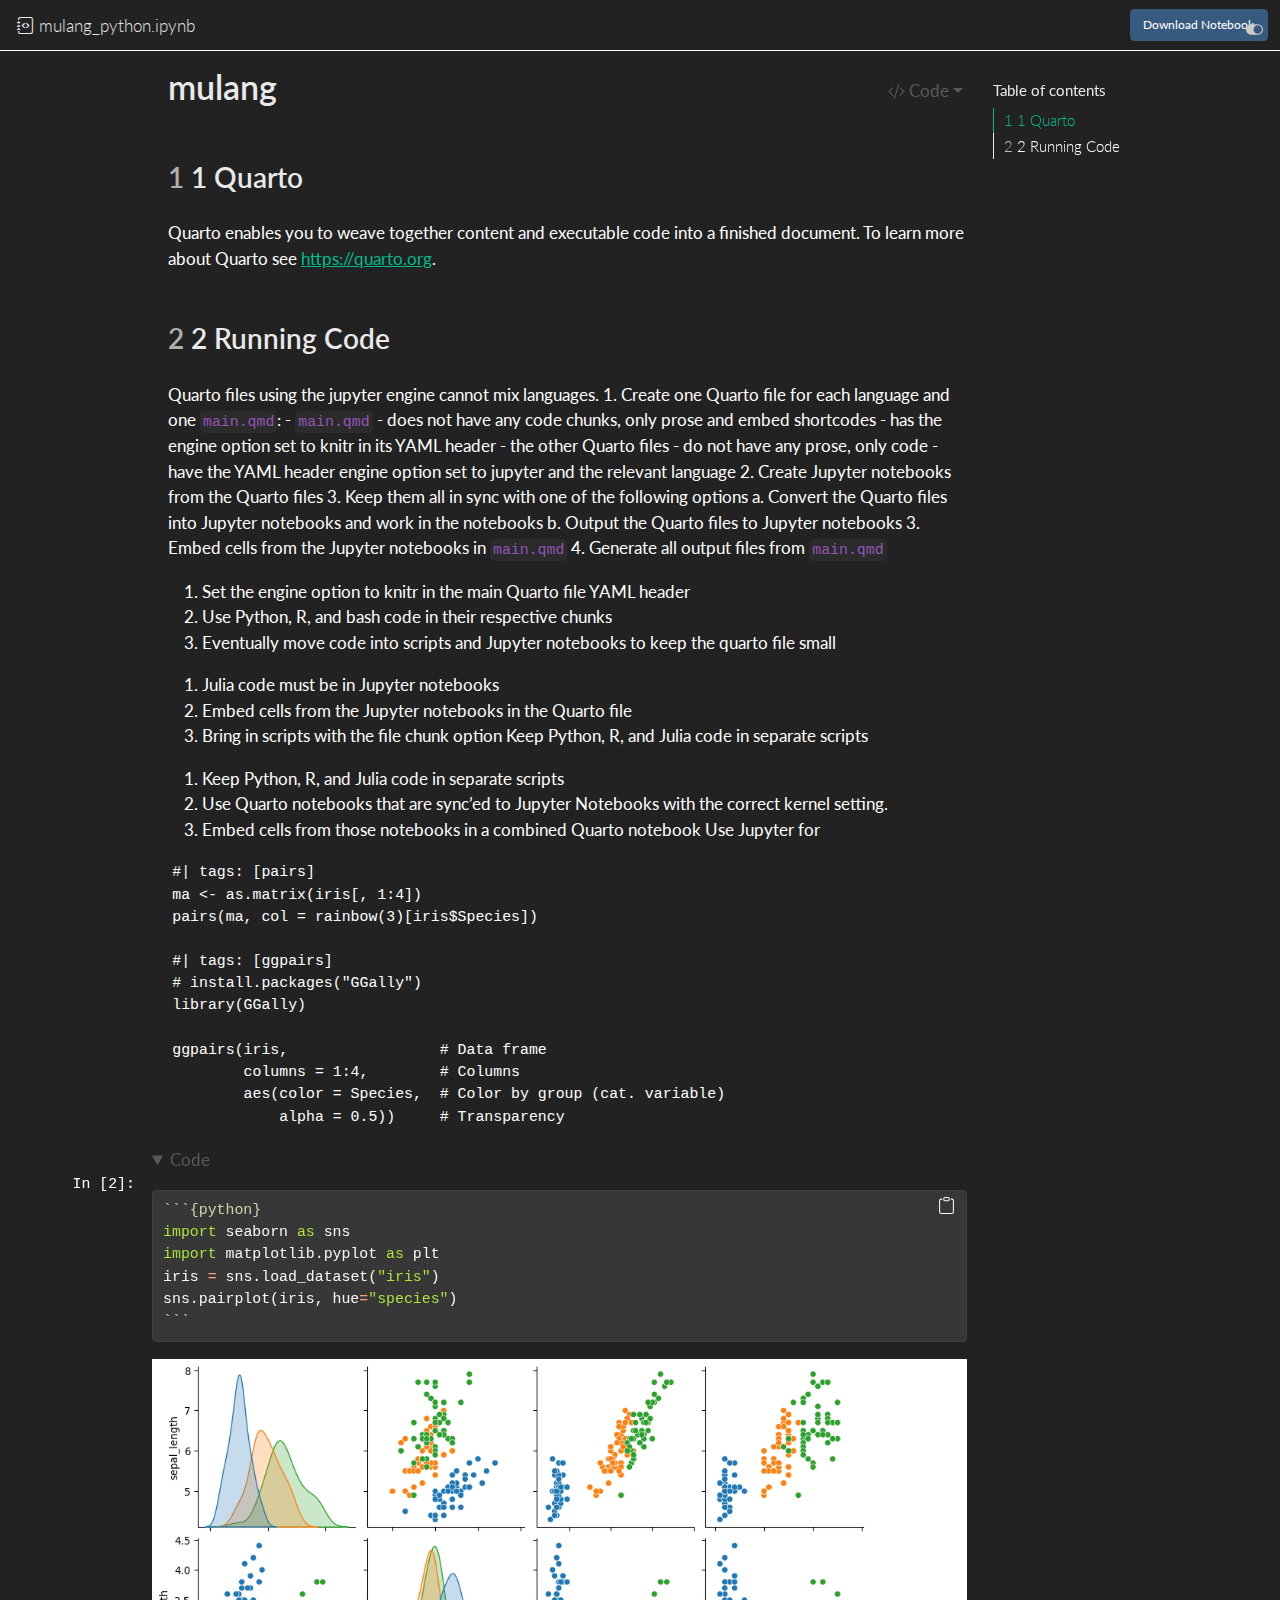
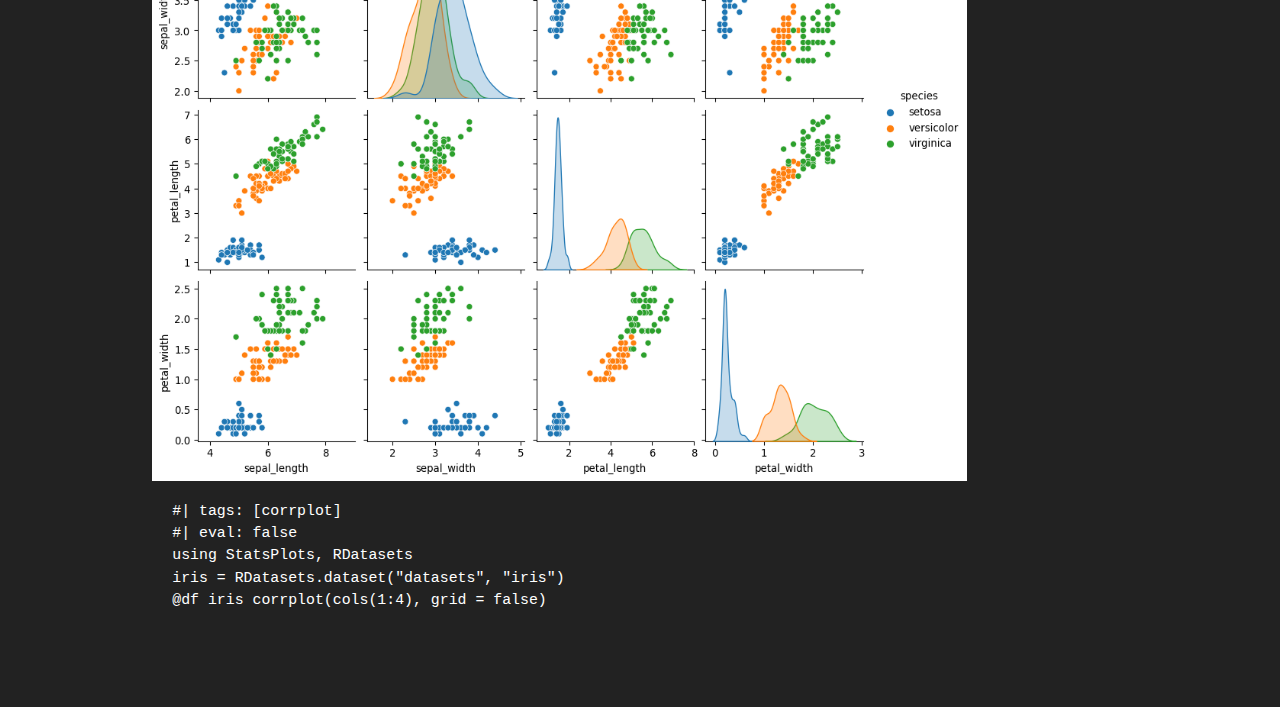
<file: mulang_python.ipynb.html>
<!DOCTYPE html>
<html xmlns="http://www.w3.org/1999/xhtml" lang="en" xml:lang="en"><head>
    <meta charset="utf-8">
    <meta name="generator" content="quarto-1.3.427">

    <meta name="viewport" content="width=device-width, initial-scale=1.0, user-scalable=yes">


    <title>mulang</title>    <style>
      code{white-space: pre-wrap;}
      span.smallcaps{font-variant: small-caps;}
      div.columns{display: flex; gap: min(4vw, 1.5em);}
      div.column{flex: auto; overflow-x: auto;}
      div.hanging-indent{margin-left: 1.5em; text-indent: -1.5em;}
      ul.task-list{list-style: none;}
      ul.task-list li input[type="checkbox"] {
        width: 0.8em;
        margin: 0 0.8em 0.2em -1em; /* quarto-specific, see https://github.com/quarto-dev/quarto-cli/issues/4556 */ 
        vertical-align: middle;
      }
      /* CSS for syntax highlighting */
      pre > code.sourceCode { white-space: pre; position: relative; }
      pre > code.sourceCode > span { display: inline-block; line-height: 1.25; }
      pre > code.sourceCode > span:empty { height: 1.2em; }
      .sourceCode { overflow: visible; }
      code.sourceCode > span { color: inherit; text-decoration: inherit; }
      div.sourceCode { margin: 1em 0; }
      pre.sourceCode { margin: 0; }
      @media screen {
      div.sourceCode { overflow: auto; }
      }
      @media print {
      pre > code.sourceCode { white-space: pre-wrap; }
      pre > code.sourceCode > span { text-indent: -5em; padding-left: 5em; }
      }
      pre.numberSource code
        { counter-reset: source-line 0; }
      pre.numberSource code > span
        { position: relative; left: -4em; counter-increment: source-line; }
      pre.numberSource code > span > a:first-child::before
        { content: counter(source-line);
          position: relative; left: -1em; text-align: right; vertical-align: baseline;
          border: none; display: inline-block;
          -webkit-touch-callout: none; -webkit-user-select: none;
          -khtml-user-select: none; -moz-user-select: none;
          -ms-user-select: none; user-select: none;
          padding: 0 4px; width: 4em;
        }
      pre.numberSource { margin-left: 3em;  padding-left: 4px; }
      div.sourceCode
        {   }
      @media screen {
      pre > code.sourceCode > span > a:first-child::before { text-decoration: underline; }
      }
    </style>
    <style>
      .quarto-embed-header {
        height: 3em;
        width: 100%;
        display: flex;
        justify-content: space-between;
        align-items: center;
        border-bottom: solid 1px;
      }
      .quarto-embed-header h6 {
        font-size: 1em;
        padding-top: 0.6em;
        margin-left: 1em;
        margin-right: 1em;
        font-weight: 300;
      }
      .quarto-embed-header a.quarto-download-embed {
        font-size: 0.7em;
        margin-top: 1em;
        margin-bottom: 1em;
        margin-left: 1em;
        margin-right: 1em;
      }
    </style>
    
<script src="mulang_python_files/libs/clipboard/clipboard.min.js"></script>
<script src="mulang_python_files/libs/quarto-html/quarto.js"></script>
<script src="mulang_python_files/libs/quarto-html/popper.min.js"></script>
<script src="mulang_python_files/libs/quarto-html/tippy.umd.min.js"></script>
<script src="mulang_python_files/libs/quarto-html/anchor.min.js"></script>
<link href="mulang_python_files/libs/quarto-html/tippy.css" rel="stylesheet">
<link href="mulang_python_files/libs/quarto-html/quarto-syntax-highlighting.css" rel="stylesheet" class="quarto-color-scheme" id="quarto-text-highlighting-styles">
<link href="mulang_python_files/libs/quarto-html/quarto-syntax-highlighting-dark.css" rel="stylesheet" class="quarto-color-scheme quarto-color-alternate" id="quarto-text-highlighting-styles">
<script src="mulang_python_files/libs/bootstrap/bootstrap.min.js"></script>
<link href="mulang_python_files/libs/bootstrap/bootstrap-icons.css" rel="stylesheet">
<link href="mulang_python_files/libs/bootstrap/bootstrap.min.css" rel="stylesheet" class="quarto-color-scheme" id="quarto-bootstrap" data-mode="light">
<link href="mulang_python_files/libs/bootstrap/bootstrap-dark.min.css" rel="stylesheet" class="quarto-color-scheme quarto-color-alternate" id="quarto-bootstrap" data-mode="dark">
     
      </head>
  <body class="quarto-notebook">
    <div class="quarto-embed-header">
      <h6><i class="bi bi-journal-code"></i> mulang_python.ipynb</h6>
      <a href="mulang_python.ipynb" class="btn btn-primary quarto-download-embed" data-noresolveinput="true" download="mulang_python.ipynb">Download Notebook</a>
    </div>
     <div id="quarto-content" class="page-columns page-rows-contents page-layout-article">
<div id="quarto-margin-sidebar" class="sidebar margin-sidebar">
  <nav id="TOC" role="doc-toc" class="toc-active">
    <h2 id="toc-title">Table of contents</h2>
   
  <ul>
  <li><a href="#quarto" id="toc-quarto" class="nav-link active" data-scroll-target="#quarto"><span class="header-section-number">1</span> 1 Quarto</a></li>
  <li><a href="#running-code" id="toc-running-code" class="nav-link" data-scroll-target="#running-code"><span class="header-section-number">2</span> 2 Running Code</a></li>
  </ul>
</nav>
</div>
<main class="content page-columns page-full" id="quarto-document-content">      <header id="title-block-header" class="quarto-title-block default">
<div class="quarto-title">
<div class="quarto-title-block"><div><h1 class="title">mulang</h1><button type="button" class="btn code-tools-button dropdown-toggle" id="quarto-code-tools-menu" data-bs-toggle="dropdown" aria-expanded="false"><i class="bi"></i> Code</button><ul class="dropdown-menu dropdown-menu-end" aria-labelelledby="quarto-code-tools-menu"><li><a id="quarto-show-all-code" class="dropdown-item" href="javascript:void(0)" role="button">Show All Code</a></li><li><a id="quarto-hide-all-code" class="dropdown-item" href="javascript:void(0)" role="button">Hide All Code</a></li></ul></div></div>
</div>



<div class="quarto-title-meta">

    
  
    
  </div>
  

</header>     <section id="quarto" class="level2" data-number="1">
<h2 data-number="1" class="anchored" data-anchor-id="quarto"><span class="header-section-number">1</span> 1 Quarto</h2>
<p>Quarto enables you to weave together content and executable code into a finished document. To learn more about Quarto see <a href="https://quarto.org" class="uri">https://quarto.org</a>.</p>
</section>
<section id="running-code" class="level2 page-columns page-full" data-number="2">
<h2 data-number="2" class="anchored" data-anchor-id="running-code"><span class="header-section-number">2</span> 2 Running Code</h2>
<p>Quarto files using the jupyter engine cannot mix languages. 1. Create one Quarto file for each language and one <code>main.qmd</code>: - <code>main.qmd</code> - does not have any code chunks, only prose and embed shortcodes - has the engine option set to knitr in its YAML header - the other Quarto files - do not have any prose, only code - have the YAML header engine option set to jupyter and the relevant language 2. Create Jupyter notebooks from the Quarto files 3. Keep them all in sync with one of the following options a. Convert the Quarto files into Jupyter notebooks and work in the notebooks b. Output the Quarto files to Jupyter notebooks 3. Embed cells from the Jupyter notebooks in <code>main.qmd</code> 4. Generate all output files from <code>main.qmd</code></p>
<ol type="1">
<li>Set the engine option to knitr in the main Quarto file YAML header</li>
<li>Use Python, R, and bash code in their respective chunks</li>
<li>Eventually move code into scripts and Jupyter notebooks to keep the quarto file small</li>
</ol>
<!-- -->
<ol type="1">
<li>Julia code must be in Jupyter notebooks</li>
<li>Embed cells from the Jupyter notebooks in the Quarto file</li>
<li>Bring in scripts with the file chunk option Keep Python, R, and Julia code in separate scripts</li>
</ol>
<!-- -->
<ol type="1">
<li>Keep Python, R, and Julia code in separate scripts</li>
<li>Use Quarto notebooks that are sync’ed to Jupyter Notebooks with the correct kernel setting.</li>
<li>Embed cells from those notebooks in a combined Quarto notebook Use Jupyter for</li>
</ol>
<pre class="{r}"><code>#| tags: [pairs]
ma &lt;- as.matrix(iris[, 1:4])
pairs(ma, col = rainbow(3)[iris$Species])</code></pre>
<pre class="{r}"><code>#| tags: [ggpairs]
# install.packages("GGally")
library(GGally)

ggpairs(iris,                 # Data frame
        columns = 1:4,        # Columns
        aes(color = Species,  # Color by group (cat. variable)
            alpha = 0.5))     # Transparency </code></pre>
<div class="cell-container column-page-left"><div class="cell-decorator"><pre>In [2]:</pre></div><div class="cell" data-tags="[&quot;pairplot&quot;]" data-execution_count="2">
<details open="">
<summary>Code</summary>
<div class="sourceCode cell-code" id="cb3"><pre class="sourceCode markdown code-with-copy"><code class="sourceCode markdown"><span id="cb3-1"><a href="#cb3-1" aria-hidden="true" tabindex="-1"></a><span class="in">```{python}</span></span>
<span id="cb3-2"><a href="#cb3-2" aria-hidden="true" tabindex="-1"></a><span class="im">import</span> seaborn <span class="im">as</span> sns</span>
<span id="cb3-3"><a href="#cb3-3" aria-hidden="true" tabindex="-1"></a><span class="im">import</span> matplotlib.pyplot <span class="im">as</span> plt</span>
<span id="cb3-4"><a href="#cb3-4" aria-hidden="true" tabindex="-1"></a>iris <span class="op">=</span> sns.load_dataset(<span class="st">"iris"</span>)</span>
<span id="cb3-5"><a href="#cb3-5" aria-hidden="true" tabindex="-1"></a>sns.pairplot(iris, hue<span class="op">=</span><span class="st">"species"</span>)</span>
<span id="cb3-6"><a href="#cb3-6" aria-hidden="true" tabindex="-1"></a><span class="in">```</span></span></code><button title="Copy to Clipboard" class="code-copy-button"><i class="bi"></i></button></pre></div>
</details>
<div class="cell-output cell-output-display">
<p><img src="mulang_python_files/figure-html/cell-2-output-1.png" class="img-fluid"></p>
</div>
</div></div>
<pre class="{julia}"><code>#| tags: [corrplot]
#| eval: false
using StatsPlots, RDatasets
iris = RDatasets.dataset("datasets", "iris")
@df iris corrplot(cols(1:4), grid = false)</code></pre>
</section>
     </main>
<!-- /main column -->  <script id="quarto-html-after-body" type="application/javascript">
window.document.addEventListener("DOMContentLoaded", function (event) {
  const toggleBodyColorMode = (bsSheetEl) => {
    const mode = bsSheetEl.getAttribute("data-mode");
    const bodyEl = window.document.querySelector("body");
    if (mode === "dark") {
      bodyEl.classList.add("quarto-dark");
      bodyEl.classList.remove("quarto-light");
    } else {
      bodyEl.classList.add("quarto-light");
      bodyEl.classList.remove("quarto-dark");
    }
  }
  const toggleBodyColorPrimary = () => {
    const bsSheetEl = window.document.querySelector("link#quarto-bootstrap");
    if (bsSheetEl) {
      toggleBodyColorMode(bsSheetEl);
    }
  }
  toggleBodyColorPrimary();  
  const disableStylesheet = (stylesheets) => {
    for (let i=0; i < stylesheets.length; i++) {
      const stylesheet = stylesheets[i];
      stylesheet.rel = 'prefetch';
    }
  }
  const enableStylesheet = (stylesheets) => {
    for (let i=0; i < stylesheets.length; i++) {
      const stylesheet = stylesheets[i];
      stylesheet.rel = 'stylesheet';
    }
  }
  const manageTransitions = (selector, allowTransitions) => {
    const els = window.document.querySelectorAll(selector);
    for (let i=0; i < els.length; i++) {
      const el = els[i];
      if (allowTransitions) {
        el.classList.remove('notransition');
      } else {
        el.classList.add('notransition');
      }
    }
  }
  const toggleColorMode = (alternate) => {
    // Switch the stylesheets
    const alternateStylesheets = window.document.querySelectorAll('link.quarto-color-scheme.quarto-color-alternate');
    manageTransitions('#quarto-margin-sidebar .nav-link', false);
    if (alternate) {
      enableStylesheet(alternateStylesheets);
      for (const sheetNode of alternateStylesheets) {
        if (sheetNode.id === "quarto-bootstrap") {
          toggleBodyColorMode(sheetNode);
        }
      }
    } else {
      disableStylesheet(alternateStylesheets);
      toggleBodyColorPrimary();
    }
    manageTransitions('#quarto-margin-sidebar .nav-link', true);
    // Switch the toggles
    const toggles = window.document.querySelectorAll('.quarto-color-scheme-toggle');
    for (let i=0; i < toggles.length; i++) {
      const toggle = toggles[i];
      if (toggle) {
        if (alternate) {
          toggle.classList.add("alternate");     
        } else {
          toggle.classList.remove("alternate");
        }
      }
    }
    // Hack to workaround the fact that safari doesn't
    // properly recolor the scrollbar when toggling (#1455)
    if (navigator.userAgent.indexOf('Safari') > 0 && navigator.userAgent.indexOf('Chrome') == -1) {
      manageTransitions("body", false);
      window.scrollTo(0, 1);
      setTimeout(() => {
        window.scrollTo(0, 0);
        manageTransitions("body", true);
      }, 40);  
    }
  }
  const isFileUrl = () => { 
    return window.location.protocol === 'file:';
  }
  const hasAlternateSentinel = () => {  
    let styleSentinel = getColorSchemeSentinel();
    if (styleSentinel !== null) {
      return styleSentinel === "alternate";
    } else {
      return false;
    }
  }
  const setStyleSentinel = (alternate) => {
    const value = alternate ? "alternate" : "default";
    if (!isFileUrl()) {
      window.localStorage.setItem("quarto-color-scheme", value);
    } else {
      localAlternateSentinel = value;
    }
  }
  const getColorSchemeSentinel = () => {
    if (!isFileUrl()) {
      const storageValue = window.localStorage.getItem("quarto-color-scheme");
      return storageValue != null ? storageValue : localAlternateSentinel;
    } else {
      return localAlternateSentinel;
    }
  }
  let localAlternateSentinel = 'alternate';
  // Dark / light mode switch
  window.quartoToggleColorScheme = () => {
    // Read the current dark / light value 
    let toAlternate = !hasAlternateSentinel();
    toggleColorMode(toAlternate);
    setStyleSentinel(toAlternate);
  };
  // Ensure there is a toggle, if there isn't float one in the top right
  if (window.document.querySelector('.quarto-color-scheme-toggle') === null) {
    const a = window.document.createElement('a');
    a.classList.add('top-right');
    a.classList.add('quarto-color-scheme-toggle');
    a.href = "";
    a.onclick = function() { try { window.quartoToggleColorScheme(); } catch {} return false; };
    const i = window.document.createElement("i");
    i.classList.add('bi');
    a.appendChild(i);
    window.document.body.appendChild(a);
  }
  // Switch to dark mode if need be
  if (hasAlternateSentinel()) {
    toggleColorMode(true);
  } else {
    toggleColorMode(false);
  }
  const icon = "";
  const anchorJS = new window.AnchorJS();
  anchorJS.options = {
    placement: 'right',
    icon: icon
  };
  anchorJS.add('.anchored');
  const isCodeAnnotation = (el) => {
    for (const clz of el.classList) {
      if (clz.startsWith('code-annotation-')) {                     
        return true;
      }
    }
    return false;
  }
  const clipboard = new window.ClipboardJS('.code-copy-button', {
    text: function(trigger) {
      const codeEl = trigger.previousElementSibling.cloneNode(true);
      for (const childEl of codeEl.children) {
        if (isCodeAnnotation(childEl)) {
          childEl.remove();
        }
      }
      return codeEl.innerText;
    }
  });
  clipboard.on('success', function(e) {
    // button target
    const button = e.trigger;
    // don't keep focus
    button.blur();
    // flash "checked"
    button.classList.add('code-copy-button-checked');
    var currentTitle = button.getAttribute("title");
    button.setAttribute("title", "Copied!");
    let tooltip;
    if (window.bootstrap) {
      button.setAttribute("data-bs-toggle", "tooltip");
      button.setAttribute("data-bs-placement", "left");
      button.setAttribute("data-bs-title", "Copied!");
      tooltip = new bootstrap.Tooltip(button, 
        { trigger: "manual", 
          customClass: "code-copy-button-tooltip",
          offset: [0, -8]});
      tooltip.show();    
    }
    setTimeout(function() {
      if (tooltip) {
        tooltip.hide();
        button.removeAttribute("data-bs-title");
        button.removeAttribute("data-bs-toggle");
        button.removeAttribute("data-bs-placement");
      }
      button.setAttribute("title", currentTitle);
      button.classList.remove('code-copy-button-checked');
    }, 1000);
    // clear code selection
    e.clearSelection();
  });
  const viewSource = window.document.getElementById('quarto-view-source') ||
                     window.document.getElementById('quarto-code-tools-source');
  if (viewSource) {
    const sourceUrl = viewSource.getAttribute("data-quarto-source-url");
    viewSource.addEventListener("click", function(e) {
      if (sourceUrl) {
        // rstudio viewer pane
        if (/\bcapabilities=\b/.test(window.location)) {
          window.open(sourceUrl);
        } else {
          window.location.href = sourceUrl;
        }
      } else {
        const modal = new bootstrap.Modal(document.getElementById('quarto-embedded-source-code-modal'));
        modal.show();
      }
      return false;
    });
  }
  function toggleCodeHandler(show) {
    return function(e) {
      const detailsSrc = window.document.querySelectorAll(".cell > details > .sourceCode");
      for (let i=0; i<detailsSrc.length; i++) {
        const details = detailsSrc[i].parentElement;
        if (show) {
          details.open = true;
        } else {
          details.removeAttribute("open");
        }
      }
      const cellCodeDivs = window.document.querySelectorAll(".cell > .sourceCode");
      const fromCls = show ? "hidden" : "unhidden";
      const toCls = show ? "unhidden" : "hidden";
      for (let i=0; i<cellCodeDivs.length; i++) {
        const codeDiv = cellCodeDivs[i];
        if (codeDiv.classList.contains(fromCls)) {
          codeDiv.classList.remove(fromCls);
          codeDiv.classList.add(toCls);
        } 
      }
      return false;
    }
  }
  const hideAllCode = window.document.getElementById("quarto-hide-all-code");
  if (hideAllCode) {
    hideAllCode.addEventListener("click", toggleCodeHandler(false));
  }
  const showAllCode = window.document.getElementById("quarto-show-all-code");
  if (showAllCode) {
    showAllCode.addEventListener("click", toggleCodeHandler(true));
  }
  function tippyHover(el, contentFn) {
    const config = {
      allowHTML: true,
      content: contentFn,
      maxWidth: 500,
      delay: 100,
      arrow: false,
      appendTo: function(el) {
          return el.parentElement;
      },
      interactive: true,
      interactiveBorder: 10,
      theme: 'quarto',
      placement: 'bottom-start'
    };
    window.tippy(el, config); 
  }
  const noterefs = window.document.querySelectorAll('a[role="doc-noteref"]');
  for (var i=0; i<noterefs.length; i++) {
    const ref = noterefs[i];
    tippyHover(ref, function() {
      // use id or data attribute instead here
      let href = ref.getAttribute('data-footnote-href') || ref.getAttribute('href');
      try { href = new URL(href).hash; } catch {}
      const id = href.replace(/^#\/?/, "");
      const note = window.document.getElementById(id);
      return note.innerHTML;
    });
  }
      let selectedAnnoteEl;
      const selectorForAnnotation = ( cell, annotation) => {
        let cellAttr = 'data-code-cell="' + cell + '"';
        let lineAttr = 'data-code-annotation="' +  annotation + '"';
        const selector = 'span[' + cellAttr + '][' + lineAttr + ']';
        return selector;
      }
      const selectCodeLines = (annoteEl) => {
        const doc = window.document;
        const targetCell = annoteEl.getAttribute("data-target-cell");
        const targetAnnotation = annoteEl.getAttribute("data-target-annotation");
        const annoteSpan = window.document.querySelector(selectorForAnnotation(targetCell, targetAnnotation));
        const lines = annoteSpan.getAttribute("data-code-lines").split(",");
        const lineIds = lines.map((line) => {
          return targetCell + "-" + line;
        })
        let top = null;
        let height = null;
        let parent = null;
        if (lineIds.length > 0) {
            //compute the position of the single el (top and bottom and make a div)
            const el = window.document.getElementById(lineIds[0]);
            top = el.offsetTop;
            height = el.offsetHeight;
            parent = el.parentElement.parentElement;
          if (lineIds.length > 1) {
            const lastEl = window.document.getElementById(lineIds[lineIds.length - 1]);
            const bottom = lastEl.offsetTop + lastEl.offsetHeight;
            height = bottom - top;
          }
          if (top !== null && height !== null && parent !== null) {
            // cook up a div (if necessary) and position it 
            let div = window.document.getElementById("code-annotation-line-highlight");
            if (div === null) {
              div = window.document.createElement("div");
              div.setAttribute("id", "code-annotation-line-highlight");
              div.style.position = 'absolute';
              parent.appendChild(div);
            }
            div.style.top = top - 2 + "px";
            div.style.height = height + 4 + "px";
            let gutterDiv = window.document.getElementById("code-annotation-line-highlight-gutter");
            if (gutterDiv === null) {
              gutterDiv = window.document.createElement("div");
              gutterDiv.setAttribute("id", "code-annotation-line-highlight-gutter");
              gutterDiv.style.position = 'absolute';
              const codeCell = window.document.getElementById(targetCell);
              const gutter = codeCell.querySelector('.code-annotation-gutter');
              gutter.appendChild(gutterDiv);
            }
            gutterDiv.style.top = top - 2 + "px";
            gutterDiv.style.height = height + 4 + "px";
          }
          selectedAnnoteEl = annoteEl;
        }
      };
      const unselectCodeLines = () => {
        const elementsIds = ["code-annotation-line-highlight", "code-annotation-line-highlight-gutter"];
        elementsIds.forEach((elId) => {
          const div = window.document.getElementById(elId);
          if (div) {
            div.remove();
          }
        });
        selectedAnnoteEl = undefined;
      };
      // Attach click handler to the DT
      const annoteDls = window.document.querySelectorAll('dt[data-target-cell]');
      for (const annoteDlNode of annoteDls) {
        annoteDlNode.addEventListener('click', (event) => {
          const clickedEl = event.target;
          if (clickedEl !== selectedAnnoteEl) {
            unselectCodeLines();
            const activeEl = window.document.querySelector('dt[data-target-cell].code-annotation-active');
            if (activeEl) {
              activeEl.classList.remove('code-annotation-active');
            }
            selectCodeLines(clickedEl);
            clickedEl.classList.add('code-annotation-active');
          } else {
            // Unselect the line
            unselectCodeLines();
            clickedEl.classList.remove('code-annotation-active');
          }
        });
      }
  const findCites = (el) => {
    const parentEl = el.parentElement;
    if (parentEl) {
      const cites = parentEl.dataset.cites;
      if (cites) {
        return {
          el,
          cites: cites.split(' ')
        };
      } else {
        return findCites(el.parentElement)
      }
    } else {
      return undefined;
    }
  };
  var bibliorefs = window.document.querySelectorAll('a[role="doc-biblioref"]');
  for (var i=0; i<bibliorefs.length; i++) {
    const ref = bibliorefs[i];
    const citeInfo = findCites(ref);
    if (citeInfo) {
      tippyHover(citeInfo.el, function() {
        var popup = window.document.createElement('div');
        citeInfo.cites.forEach(function(cite) {
          var citeDiv = window.document.createElement('div');
          citeDiv.classList.add('hanging-indent');
          citeDiv.classList.add('csl-entry');
          var biblioDiv = window.document.getElementById('ref-' + cite);
          if (biblioDiv) {
            citeDiv.innerHTML = biblioDiv.innerHTML;
          }
          popup.appendChild(citeDiv);
        });
        return popup.innerHTML;
      });
    }
  }
});
</script>  </div> <!-- /content --> 
  

</body></html>
</file>
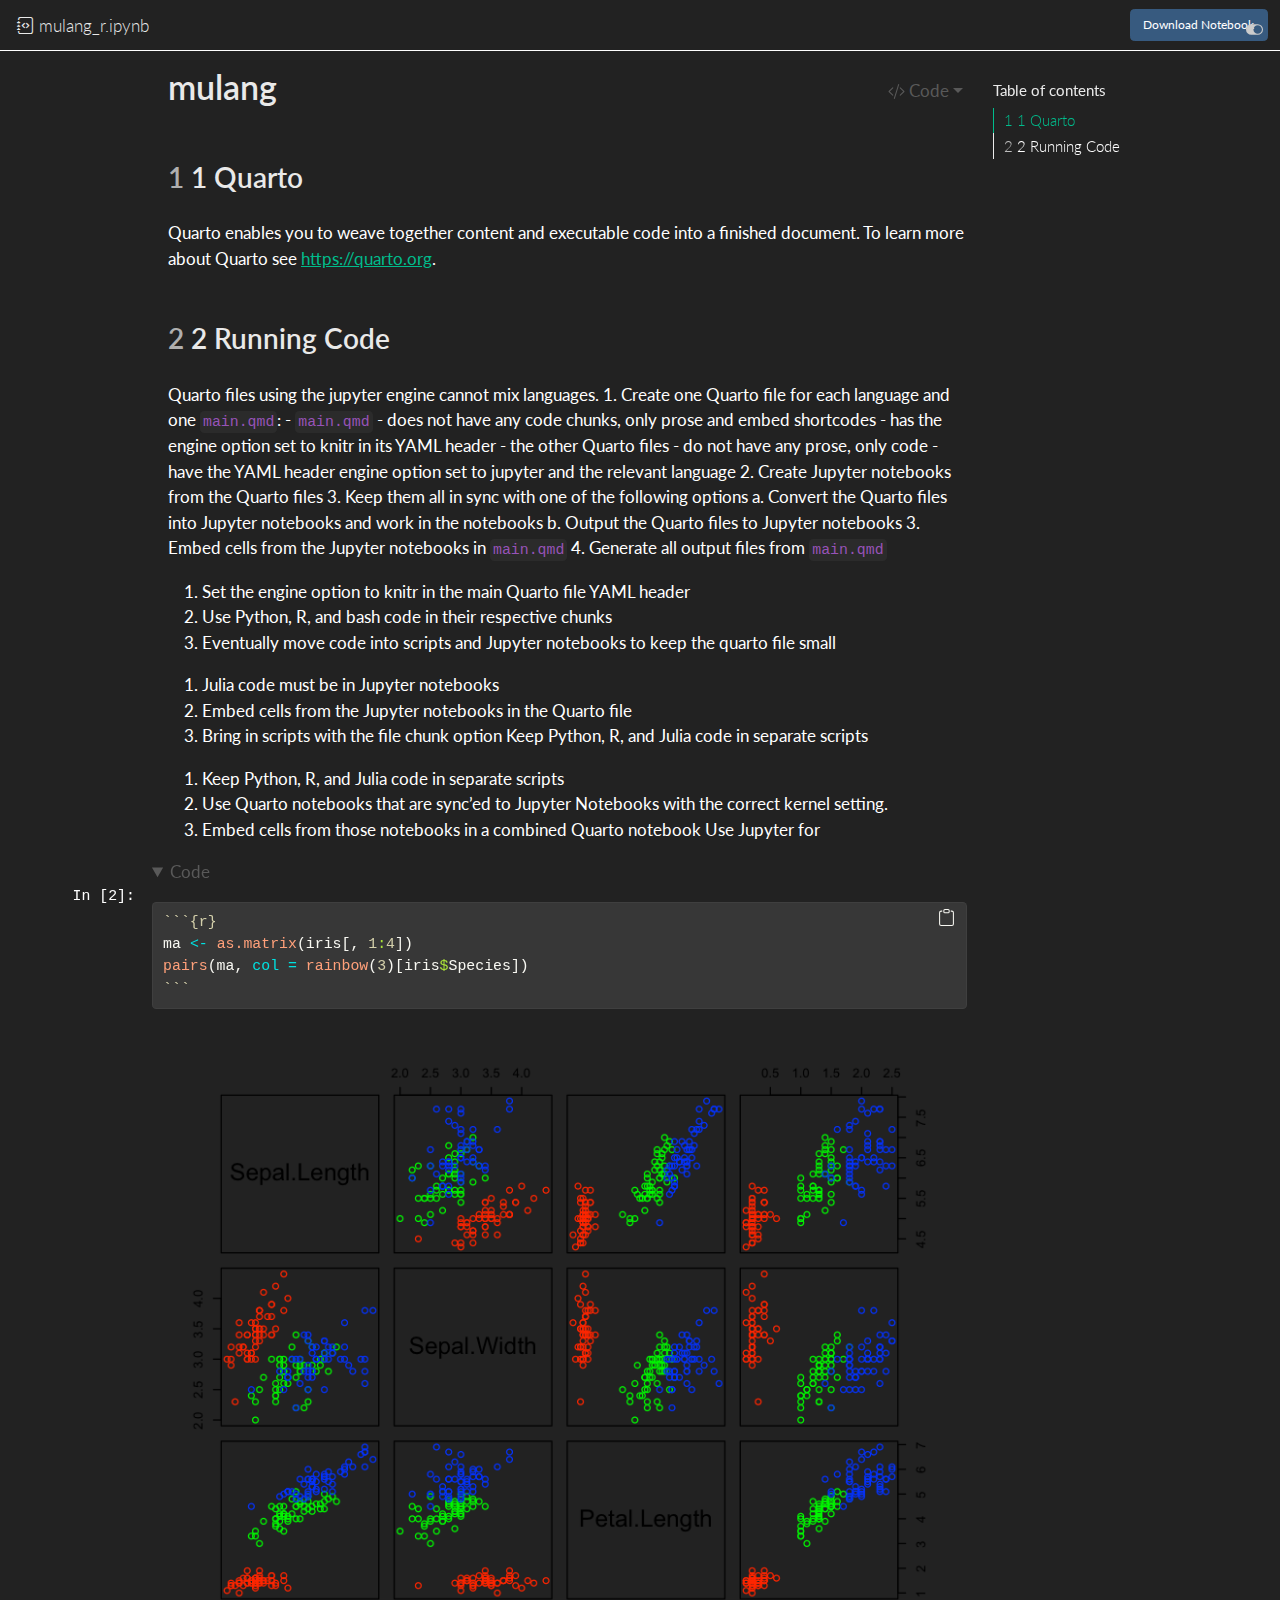
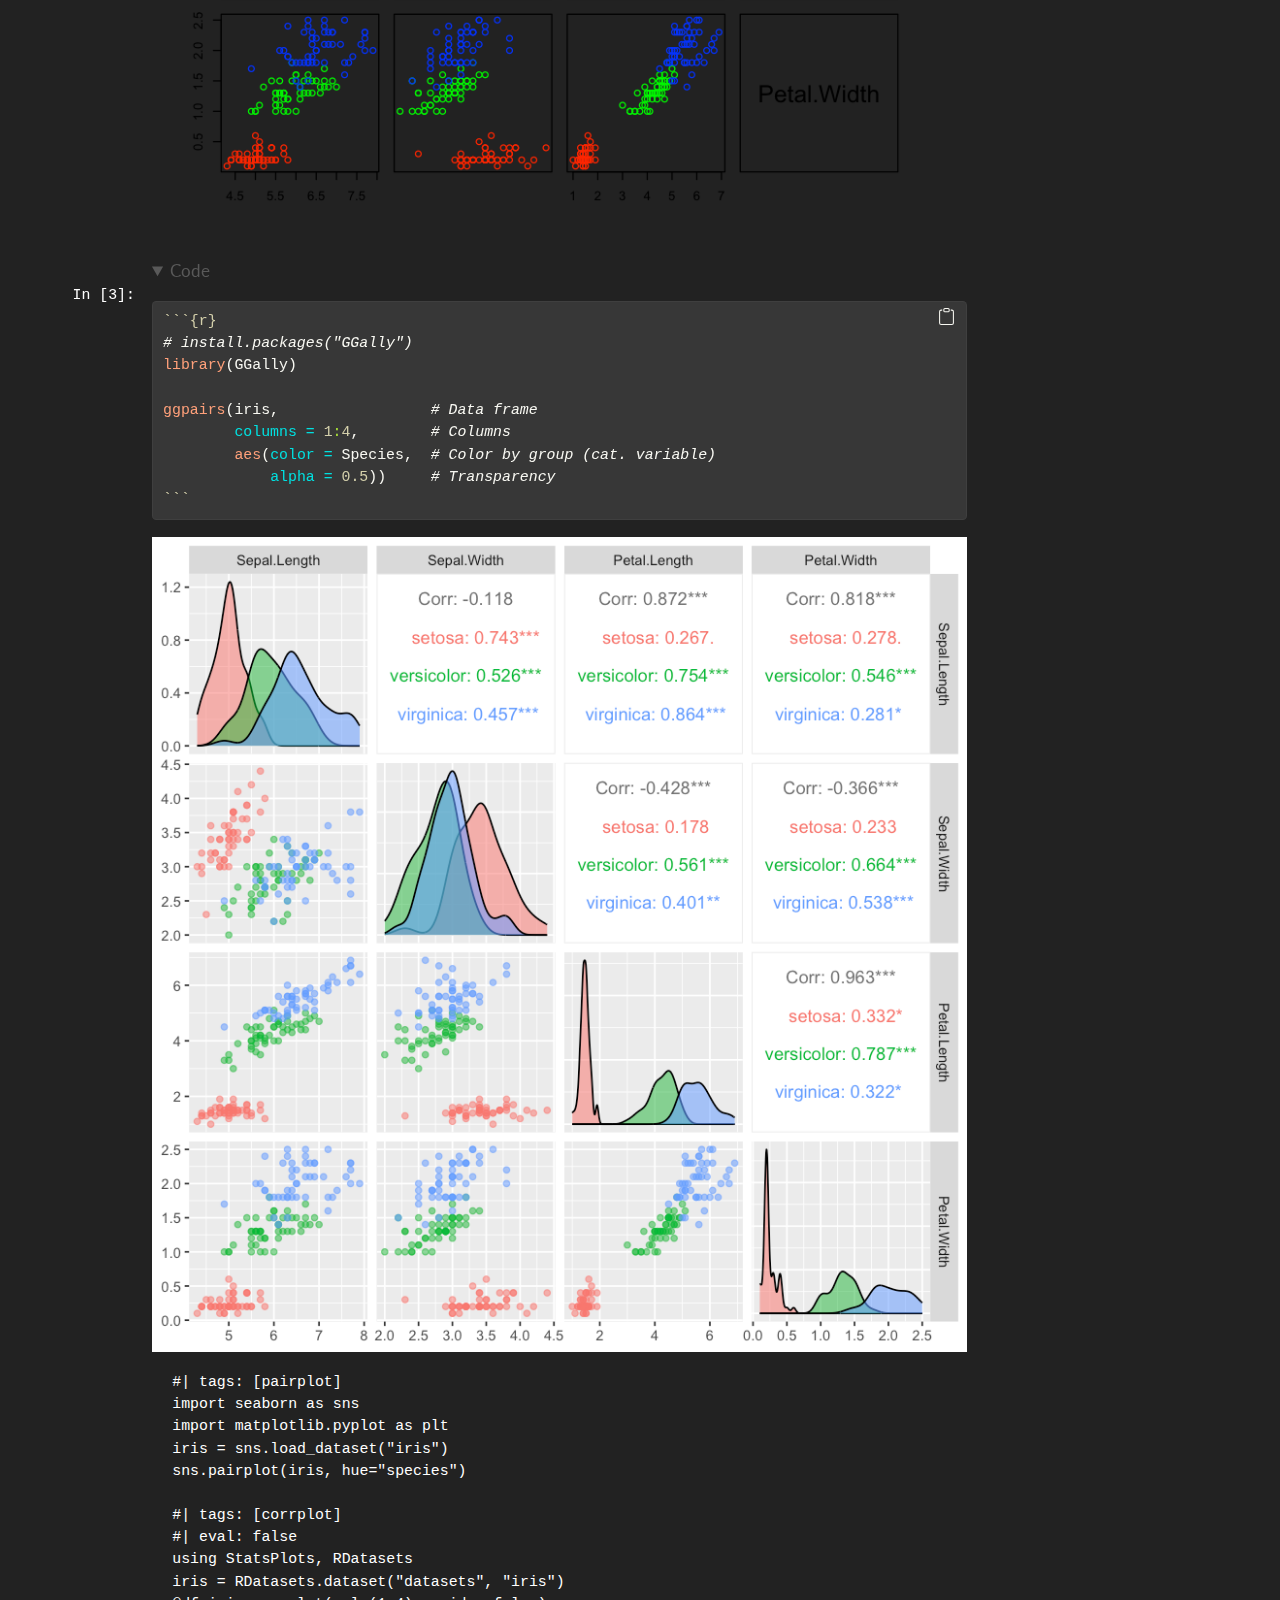
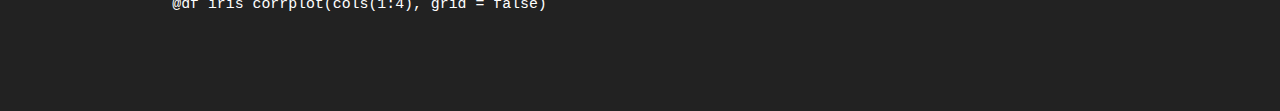
<file: mulang_r.ipynb.html>
<!DOCTYPE html>
<html xmlns="http://www.w3.org/1999/xhtml" lang="en" xml:lang="en"><head>
    <meta charset="utf-8">
    <meta name="generator" content="quarto-1.3.427">

    <meta name="viewport" content="width=device-width, initial-scale=1.0, user-scalable=yes">


    <title>mulang</title>    <style>
      code{white-space: pre-wrap;}
      span.smallcaps{font-variant: small-caps;}
      div.columns{display: flex; gap: min(4vw, 1.5em);}
      div.column{flex: auto; overflow-x: auto;}
      div.hanging-indent{margin-left: 1.5em; text-indent: -1.5em;}
      ul.task-list{list-style: none;}
      ul.task-list li input[type="checkbox"] {
        width: 0.8em;
        margin: 0 0.8em 0.2em -1em; /* quarto-specific, see https://github.com/quarto-dev/quarto-cli/issues/4556 */ 
        vertical-align: middle;
      }
      /* CSS for syntax highlighting */
      pre > code.sourceCode { white-space: pre; position: relative; }
      pre > code.sourceCode > span { display: inline-block; line-height: 1.25; }
      pre > code.sourceCode > span:empty { height: 1.2em; }
      .sourceCode { overflow: visible; }
      code.sourceCode > span { color: inherit; text-decoration: inherit; }
      div.sourceCode { margin: 1em 0; }
      pre.sourceCode { margin: 0; }
      @media screen {
      div.sourceCode { overflow: auto; }
      }
      @media print {
      pre > code.sourceCode { white-space: pre-wrap; }
      pre > code.sourceCode > span { text-indent: -5em; padding-left: 5em; }
      }
      pre.numberSource code
        { counter-reset: source-line 0; }
      pre.numberSource code > span
        { position: relative; left: -4em; counter-increment: source-line; }
      pre.numberSource code > span > a:first-child::before
        { content: counter(source-line);
          position: relative; left: -1em; text-align: right; vertical-align: baseline;
          border: none; display: inline-block;
          -webkit-touch-callout: none; -webkit-user-select: none;
          -khtml-user-select: none; -moz-user-select: none;
          -ms-user-select: none; user-select: none;
          padding: 0 4px; width: 4em;
        }
      pre.numberSource { margin-left: 3em;  padding-left: 4px; }
      div.sourceCode
        {   }
      @media screen {
      pre > code.sourceCode > span > a:first-child::before { text-decoration: underline; }
      }
    </style>
    <style>
      .quarto-embed-header {
        height: 3em;
        width: 100%;
        display: flex;
        justify-content: space-between;
        align-items: center;
        border-bottom: solid 1px;
      }
      .quarto-embed-header h6 {
        font-size: 1em;
        padding-top: 0.6em;
        margin-left: 1em;
        margin-right: 1em;
        font-weight: 300;
      }
      .quarto-embed-header a.quarto-download-embed {
        font-size: 0.7em;
        margin-top: 1em;
        margin-bottom: 1em;
        margin-left: 1em;
        margin-right: 1em;
      }
    </style>
    
<script src="mulang_r_files/libs/clipboard/clipboard.min.js"></script>
<script src="mulang_r_files/libs/quarto-html/quarto.js"></script>
<script src="mulang_r_files/libs/quarto-html/popper.min.js"></script>
<script src="mulang_r_files/libs/quarto-html/tippy.umd.min.js"></script>
<script src="mulang_r_files/libs/quarto-html/anchor.min.js"></script>
<link href="mulang_r_files/libs/quarto-html/tippy.css" rel="stylesheet">
<link href="mulang_r_files/libs/quarto-html/quarto-syntax-highlighting.css" rel="stylesheet" class="quarto-color-scheme" id="quarto-text-highlighting-styles">
<link href="mulang_r_files/libs/quarto-html/quarto-syntax-highlighting-dark.css" rel="stylesheet" class="quarto-color-scheme quarto-color-alternate" id="quarto-text-highlighting-styles">
<script src="mulang_r_files/libs/bootstrap/bootstrap.min.js"></script>
<link href="mulang_r_files/libs/bootstrap/bootstrap-icons.css" rel="stylesheet">
<link href="mulang_r_files/libs/bootstrap/bootstrap.min.css" rel="stylesheet" class="quarto-color-scheme" id="quarto-bootstrap" data-mode="light">
<link href="mulang_r_files/libs/bootstrap/bootstrap-dark.min.css" rel="stylesheet" class="quarto-color-scheme quarto-color-alternate" id="quarto-bootstrap" data-mode="dark">
     
      </head>
  <body class="quarto-notebook">
    <div class="quarto-embed-header">
      <h6><i class="bi bi-journal-code"></i> mulang_r.ipynb</h6>
      <a href="mulang_r.ipynb" class="btn btn-primary quarto-download-embed" data-noresolveinput="true" download="mulang_r.ipynb">Download Notebook</a>
    </div>
     <div id="quarto-content" class="page-columns page-rows-contents page-layout-article">
<div id="quarto-margin-sidebar" class="sidebar margin-sidebar">
  <nav id="TOC" role="doc-toc" class="toc-active">
    <h2 id="toc-title">Table of contents</h2>
   
  <ul>
  <li><a href="#quarto" id="toc-quarto" class="nav-link active" data-scroll-target="#quarto"><span class="header-section-number">1</span> 1 Quarto</a></li>
  <li><a href="#running-code" id="toc-running-code" class="nav-link" data-scroll-target="#running-code"><span class="header-section-number">2</span> 2 Running Code</a></li>
  </ul>
</nav>
</div>
<main class="content page-columns page-full" id="quarto-document-content">      <header id="title-block-header" class="quarto-title-block default">
<div class="quarto-title">
<div class="quarto-title-block"><div><h1 class="title">mulang</h1><button type="button" class="btn code-tools-button dropdown-toggle" id="quarto-code-tools-menu" data-bs-toggle="dropdown" aria-expanded="false"><i class="bi"></i> Code</button><ul class="dropdown-menu dropdown-menu-end" aria-labelelledby="quarto-code-tools-menu"><li><a id="quarto-show-all-code" class="dropdown-item" href="javascript:void(0)" role="button">Show All Code</a></li><li><a id="quarto-hide-all-code" class="dropdown-item" href="javascript:void(0)" role="button">Hide All Code</a></li></ul></div></div>
</div>



<div class="quarto-title-meta">

    
  
    
  </div>
  

</header>     <section id="quarto" class="level2" data-number="1">
<h2 data-number="1" class="anchored" data-anchor-id="quarto"><span class="header-section-number">1</span> 1 Quarto</h2>
<p>Quarto enables you to weave together content and executable code into a finished document. To learn more about Quarto see <a href="https://quarto.org" class="uri">https://quarto.org</a>.</p>
</section>
<section id="running-code" class="level2 page-columns page-full" data-number="2">
<h2 data-number="2" class="anchored" data-anchor-id="running-code"><span class="header-section-number">2</span> 2 Running Code</h2>
<p>Quarto files using the jupyter engine cannot mix languages. 1. Create one Quarto file for each language and one <code>main.qmd</code>: - <code>main.qmd</code> - does not have any code chunks, only prose and embed shortcodes - has the engine option set to knitr in its YAML header - the other Quarto files - do not have any prose, only code - have the YAML header engine option set to jupyter and the relevant language 2. Create Jupyter notebooks from the Quarto files 3. Keep them all in sync with one of the following options a. Convert the Quarto files into Jupyter notebooks and work in the notebooks b. Output the Quarto files to Jupyter notebooks 3. Embed cells from the Jupyter notebooks in <code>main.qmd</code> 4. Generate all output files from <code>main.qmd</code></p>
<ol type="1">
<li>Set the engine option to knitr in the main Quarto file YAML header</li>
<li>Use Python, R, and bash code in their respective chunks</li>
<li>Eventually move code into scripts and Jupyter notebooks to keep the quarto file small</li>
</ol>
<!-- -->
<ol type="1">
<li>Julia code must be in Jupyter notebooks</li>
<li>Embed cells from the Jupyter notebooks in the Quarto file</li>
<li>Bring in scripts with the file chunk option Keep Python, R, and Julia code in separate scripts</li>
</ol>
<!-- -->
<ol type="1">
<li>Keep Python, R, and Julia code in separate scripts</li>
<li>Use Quarto notebooks that are sync’ed to Jupyter Notebooks with the correct kernel setting.</li>
<li>Embed cells from those notebooks in a combined Quarto notebook Use Jupyter for</li>
</ol>
<div class="cell-container column-page-left"><div class="cell-decorator"><pre>In [2]:</pre></div><div class="cell" data-tags="[&quot;pairs&quot;]" data-execution_count="2">
<details open="">
<summary>Code</summary>
<div class="sourceCode cell-code" id="cb1"><pre class="sourceCode markdown code-with-copy"><code class="sourceCode markdown"><span id="cb1-1"><a href="#cb1-1" aria-hidden="true" tabindex="-1"></a><span class="in">```{r}</span></span>
<span id="cb1-2"><a href="#cb1-2" aria-hidden="true" tabindex="-1"></a>ma <span class="ot">&lt;-</span> <span class="fu">as.matrix</span>(iris[, <span class="dv">1</span><span class="sc">:</span><span class="dv">4</span>])</span>
<span id="cb1-3"><a href="#cb1-3" aria-hidden="true" tabindex="-1"></a><span class="fu">pairs</span>(ma, <span class="at">col =</span> <span class="fu">rainbow</span>(<span class="dv">3</span>)[iris<span class="sc">$</span>Species])</span>
<span id="cb1-4"><a href="#cb1-4" aria-hidden="true" tabindex="-1"></a><span class="in">```</span></span></code><button title="Copy to Clipboard" class="code-copy-button"><i class="bi"></i></button></pre></div>
</details>
<div class="cell-output cell-output-display">
<p><img src="mulang_r_files/figure-html/cell-2-output-1.png" class="img-fluid"></p>
</div>
</div></div>
<div class="cell-container column-page-left"><div class="cell-decorator"><pre>In [3]:</pre></div><div class="cell" data-tags="[&quot;ggpairs&quot;]" data-execution_count="3">
<details open="">
<summary>Code</summary>
<div class="sourceCode cell-code" id="cb2"><pre class="sourceCode markdown code-with-copy"><code class="sourceCode markdown"><span id="cb2-1"><a href="#cb2-1" aria-hidden="true" tabindex="-1"></a><span class="in">```{r}</span></span>
<span id="cb2-2"><a href="#cb2-2" aria-hidden="true" tabindex="-1"></a><span class="co"># install.packages("GGally")</span></span>
<span id="cb2-3"><a href="#cb2-3" aria-hidden="true" tabindex="-1"></a><span class="fu">library</span>(GGally)</span>
<span id="cb2-4"><a href="#cb2-4" aria-hidden="true" tabindex="-1"></a></span>
<span id="cb2-5"><a href="#cb2-5" aria-hidden="true" tabindex="-1"></a><span class="fu">ggpairs</span>(iris,                 <span class="co"># Data frame</span></span>
<span id="cb2-6"><a href="#cb2-6" aria-hidden="true" tabindex="-1"></a>        <span class="at">columns =</span> <span class="dv">1</span><span class="sc">:</span><span class="dv">4</span>,        <span class="co"># Columns</span></span>
<span id="cb2-7"><a href="#cb2-7" aria-hidden="true" tabindex="-1"></a>        <span class="fu">aes</span>(<span class="at">color =</span> Species,  <span class="co"># Color by group (cat. variable)</span></span>
<span id="cb2-8"><a href="#cb2-8" aria-hidden="true" tabindex="-1"></a>            <span class="at">alpha =</span> <span class="fl">0.5</span>))     <span class="co"># Transparency </span></span>
<span id="cb2-9"><a href="#cb2-9" aria-hidden="true" tabindex="-1"></a><span class="in">```</span></span></code><button title="Copy to Clipboard" class="code-copy-button"><i class="bi"></i></button></pre></div>
</details>
<div class="cell-output cell-output-display">
<p><img src="mulang_r_files/figure-html/cell-3-output-1.png" class="img-fluid"></p>
</div>
</div></div>
<pre class="{python}"><code>#| tags: [pairplot]
import seaborn as sns
import matplotlib.pyplot as plt
iris = sns.load_dataset("iris")
sns.pairplot(iris, hue="species")</code></pre>
<pre class="{julia}"><code>#| tags: [corrplot]
#| eval: false
using StatsPlots, RDatasets
iris = RDatasets.dataset("datasets", "iris")
@df iris corrplot(cols(1:4), grid = false)</code></pre>
</section>
     </main>
<!-- /main column -->  <script id="quarto-html-after-body" type="application/javascript">
window.document.addEventListener("DOMContentLoaded", function (event) {
  const toggleBodyColorMode = (bsSheetEl) => {
    const mode = bsSheetEl.getAttribute("data-mode");
    const bodyEl = window.document.querySelector("body");
    if (mode === "dark") {
      bodyEl.classList.add("quarto-dark");
      bodyEl.classList.remove("quarto-light");
    } else {
      bodyEl.classList.add("quarto-light");
      bodyEl.classList.remove("quarto-dark");
    }
  }
  const toggleBodyColorPrimary = () => {
    const bsSheetEl = window.document.querySelector("link#quarto-bootstrap");
    if (bsSheetEl) {
      toggleBodyColorMode(bsSheetEl);
    }
  }
  toggleBodyColorPrimary();  
  const disableStylesheet = (stylesheets) => {
    for (let i=0; i < stylesheets.length; i++) {
      const stylesheet = stylesheets[i];
      stylesheet.rel = 'prefetch';
    }
  }
  const enableStylesheet = (stylesheets) => {
    for (let i=0; i < stylesheets.length; i++) {
      const stylesheet = stylesheets[i];
      stylesheet.rel = 'stylesheet';
    }
  }
  const manageTransitions = (selector, allowTransitions) => {
    const els = window.document.querySelectorAll(selector);
    for (let i=0; i < els.length; i++) {
      const el = els[i];
      if (allowTransitions) {
        el.classList.remove('notransition');
      } else {
        el.classList.add('notransition');
      }
    }
  }
  const toggleColorMode = (alternate) => {
    // Switch the stylesheets
    const alternateStylesheets = window.document.querySelectorAll('link.quarto-color-scheme.quarto-color-alternate');
    manageTransitions('#quarto-margin-sidebar .nav-link', false);
    if (alternate) {
      enableStylesheet(alternateStylesheets);
      for (const sheetNode of alternateStylesheets) {
        if (sheetNode.id === "quarto-bootstrap") {
          toggleBodyColorMode(sheetNode);
        }
      }
    } else {
      disableStylesheet(alternateStylesheets);
      toggleBodyColorPrimary();
    }
    manageTransitions('#quarto-margin-sidebar .nav-link', true);
    // Switch the toggles
    const toggles = window.document.querySelectorAll('.quarto-color-scheme-toggle');
    for (let i=0; i < toggles.length; i++) {
      const toggle = toggles[i];
      if (toggle) {
        if (alternate) {
          toggle.classList.add("alternate");     
        } else {
          toggle.classList.remove("alternate");
        }
      }
    }
    // Hack to workaround the fact that safari doesn't
    // properly recolor the scrollbar when toggling (#1455)
    if (navigator.userAgent.indexOf('Safari') > 0 && navigator.userAgent.indexOf('Chrome') == -1) {
      manageTransitions("body", false);
      window.scrollTo(0, 1);
      setTimeout(() => {
        window.scrollTo(0, 0);
        manageTransitions("body", true);
      }, 40);  
    }
  }
  const isFileUrl = () => { 
    return window.location.protocol === 'file:';
  }
  const hasAlternateSentinel = () => {  
    let styleSentinel = getColorSchemeSentinel();
    if (styleSentinel !== null) {
      return styleSentinel === "alternate";
    } else {
      return false;
    }
  }
  const setStyleSentinel = (alternate) => {
    const value = alternate ? "alternate" : "default";
    if (!isFileUrl()) {
      window.localStorage.setItem("quarto-color-scheme", value);
    } else {
      localAlternateSentinel = value;
    }
  }
  const getColorSchemeSentinel = () => {
    if (!isFileUrl()) {
      const storageValue = window.localStorage.getItem("quarto-color-scheme");
      return storageValue != null ? storageValue : localAlternateSentinel;
    } else {
      return localAlternateSentinel;
    }
  }
  let localAlternateSentinel = 'alternate';
  // Dark / light mode switch
  window.quartoToggleColorScheme = () => {
    // Read the current dark / light value 
    let toAlternate = !hasAlternateSentinel();
    toggleColorMode(toAlternate);
    setStyleSentinel(toAlternate);
  };
  // Ensure there is a toggle, if there isn't float one in the top right
  if (window.document.querySelector('.quarto-color-scheme-toggle') === null) {
    const a = window.document.createElement('a');
    a.classList.add('top-right');
    a.classList.add('quarto-color-scheme-toggle');
    a.href = "";
    a.onclick = function() { try { window.quartoToggleColorScheme(); } catch {} return false; };
    const i = window.document.createElement("i");
    i.classList.add('bi');
    a.appendChild(i);
    window.document.body.appendChild(a);
  }
  // Switch to dark mode if need be
  if (hasAlternateSentinel()) {
    toggleColorMode(true);
  } else {
    toggleColorMode(false);
  }
  const icon = "";
  const anchorJS = new window.AnchorJS();
  anchorJS.options = {
    placement: 'right',
    icon: icon
  };
  anchorJS.add('.anchored');
  const isCodeAnnotation = (el) => {
    for (const clz of el.classList) {
      if (clz.startsWith('code-annotation-')) {                     
        return true;
      }
    }
    return false;
  }
  const clipboard = new window.ClipboardJS('.code-copy-button', {
    text: function(trigger) {
      const codeEl = trigger.previousElementSibling.cloneNode(true);
      for (const childEl of codeEl.children) {
        if (isCodeAnnotation(childEl)) {
          childEl.remove();
        }
      }
      return codeEl.innerText;
    }
  });
  clipboard.on('success', function(e) {
    // button target
    const button = e.trigger;
    // don't keep focus
    button.blur();
    // flash "checked"
    button.classList.add('code-copy-button-checked');
    var currentTitle = button.getAttribute("title");
    button.setAttribute("title", "Copied!");
    let tooltip;
    if (window.bootstrap) {
      button.setAttribute("data-bs-toggle", "tooltip");
      button.setAttribute("data-bs-placement", "left");
      button.setAttribute("data-bs-title", "Copied!");
      tooltip = new bootstrap.Tooltip(button, 
        { trigger: "manual", 
          customClass: "code-copy-button-tooltip",
          offset: [0, -8]});
      tooltip.show();    
    }
    setTimeout(function() {
      if (tooltip) {
        tooltip.hide();
        button.removeAttribute("data-bs-title");
        button.removeAttribute("data-bs-toggle");
        button.removeAttribute("data-bs-placement");
      }
      button.setAttribute("title", currentTitle);
      button.classList.remove('code-copy-button-checked');
    }, 1000);
    // clear code selection
    e.clearSelection();
  });
  const viewSource = window.document.getElementById('quarto-view-source') ||
                     window.document.getElementById('quarto-code-tools-source');
  if (viewSource) {
    const sourceUrl = viewSource.getAttribute("data-quarto-source-url");
    viewSource.addEventListener("click", function(e) {
      if (sourceUrl) {
        // rstudio viewer pane
        if (/\bcapabilities=\b/.test(window.location)) {
          window.open(sourceUrl);
        } else {
          window.location.href = sourceUrl;
        }
      } else {
        const modal = new bootstrap.Modal(document.getElementById('quarto-embedded-source-code-modal'));
        modal.show();
      }
      return false;
    });
  }
  function toggleCodeHandler(show) {
    return function(e) {
      const detailsSrc = window.document.querySelectorAll(".cell > details > .sourceCode");
      for (let i=0; i<detailsSrc.length; i++) {
        const details = detailsSrc[i].parentElement;
        if (show) {
          details.open = true;
        } else {
          details.removeAttribute("open");
        }
      }
      const cellCodeDivs = window.document.querySelectorAll(".cell > .sourceCode");
      const fromCls = show ? "hidden" : "unhidden";
      const toCls = show ? "unhidden" : "hidden";
      for (let i=0; i<cellCodeDivs.length; i++) {
        const codeDiv = cellCodeDivs[i];
        if (codeDiv.classList.contains(fromCls)) {
          codeDiv.classList.remove(fromCls);
          codeDiv.classList.add(toCls);
        } 
      }
      return false;
    }
  }
  const hideAllCode = window.document.getElementById("quarto-hide-all-code");
  if (hideAllCode) {
    hideAllCode.addEventListener("click", toggleCodeHandler(false));
  }
  const showAllCode = window.document.getElementById("quarto-show-all-code");
  if (showAllCode) {
    showAllCode.addEventListener("click", toggleCodeHandler(true));
  }
  function tippyHover(el, contentFn) {
    const config = {
      allowHTML: true,
      content: contentFn,
      maxWidth: 500,
      delay: 100,
      arrow: false,
      appendTo: function(el) {
          return el.parentElement;
      },
      interactive: true,
      interactiveBorder: 10,
      theme: 'quarto',
      placement: 'bottom-start'
    };
    window.tippy(el, config); 
  }
  const noterefs = window.document.querySelectorAll('a[role="doc-noteref"]');
  for (var i=0; i<noterefs.length; i++) {
    const ref = noterefs[i];
    tippyHover(ref, function() {
      // use id or data attribute instead here
      let href = ref.getAttribute('data-footnote-href') || ref.getAttribute('href');
      try { href = new URL(href).hash; } catch {}
      const id = href.replace(/^#\/?/, "");
      const note = window.document.getElementById(id);
      return note.innerHTML;
    });
  }
      let selectedAnnoteEl;
      const selectorForAnnotation = ( cell, annotation) => {
        let cellAttr = 'data-code-cell="' + cell + '"';
        let lineAttr = 'data-code-annotation="' +  annotation + '"';
        const selector = 'span[' + cellAttr + '][' + lineAttr + ']';
        return selector;
      }
      const selectCodeLines = (annoteEl) => {
        const doc = window.document;
        const targetCell = annoteEl.getAttribute("data-target-cell");
        const targetAnnotation = annoteEl.getAttribute("data-target-annotation");
        const annoteSpan = window.document.querySelector(selectorForAnnotation(targetCell, targetAnnotation));
        const lines = annoteSpan.getAttribute("data-code-lines").split(",");
        const lineIds = lines.map((line) => {
          return targetCell + "-" + line;
        })
        let top = null;
        let height = null;
        let parent = null;
        if (lineIds.length > 0) {
            //compute the position of the single el (top and bottom and make a div)
            const el = window.document.getElementById(lineIds[0]);
            top = el.offsetTop;
            height = el.offsetHeight;
            parent = el.parentElement.parentElement;
          if (lineIds.length > 1) {
            const lastEl = window.document.getElementById(lineIds[lineIds.length - 1]);
            const bottom = lastEl.offsetTop + lastEl.offsetHeight;
            height = bottom - top;
          }
          if (top !== null && height !== null && parent !== null) {
            // cook up a div (if necessary) and position it 
            let div = window.document.getElementById("code-annotation-line-highlight");
            if (div === null) {
              div = window.document.createElement("div");
              div.setAttribute("id", "code-annotation-line-highlight");
              div.style.position = 'absolute';
              parent.appendChild(div);
            }
            div.style.top = top - 2 + "px";
            div.style.height = height + 4 + "px";
            let gutterDiv = window.document.getElementById("code-annotation-line-highlight-gutter");
            if (gutterDiv === null) {
              gutterDiv = window.document.createElement("div");
              gutterDiv.setAttribute("id", "code-annotation-line-highlight-gutter");
              gutterDiv.style.position = 'absolute';
              const codeCell = window.document.getElementById(targetCell);
              const gutter = codeCell.querySelector('.code-annotation-gutter');
              gutter.appendChild(gutterDiv);
            }
            gutterDiv.style.top = top - 2 + "px";
            gutterDiv.style.height = height + 4 + "px";
          }
          selectedAnnoteEl = annoteEl;
        }
      };
      const unselectCodeLines = () => {
        const elementsIds = ["code-annotation-line-highlight", "code-annotation-line-highlight-gutter"];
        elementsIds.forEach((elId) => {
          const div = window.document.getElementById(elId);
          if (div) {
            div.remove();
          }
        });
        selectedAnnoteEl = undefined;
      };
      // Attach click handler to the DT
      const annoteDls = window.document.querySelectorAll('dt[data-target-cell]');
      for (const annoteDlNode of annoteDls) {
        annoteDlNode.addEventListener('click', (event) => {
          const clickedEl = event.target;
          if (clickedEl !== selectedAnnoteEl) {
            unselectCodeLines();
            const activeEl = window.document.querySelector('dt[data-target-cell].code-annotation-active');
            if (activeEl) {
              activeEl.classList.remove('code-annotation-active');
            }
            selectCodeLines(clickedEl);
            clickedEl.classList.add('code-annotation-active');
          } else {
            // Unselect the line
            unselectCodeLines();
            clickedEl.classList.remove('code-annotation-active');
          }
        });
      }
  const findCites = (el) => {
    const parentEl = el.parentElement;
    if (parentEl) {
      const cites = parentEl.dataset.cites;
      if (cites) {
        return {
          el,
          cites: cites.split(' ')
        };
      } else {
        return findCites(el.parentElement)
      }
    } else {
      return undefined;
    }
  };
  var bibliorefs = window.document.querySelectorAll('a[role="doc-biblioref"]');
  for (var i=0; i<bibliorefs.length; i++) {
    const ref = bibliorefs[i];
    const citeInfo = findCites(ref);
    if (citeInfo) {
      tippyHover(citeInfo.el, function() {
        var popup = window.document.createElement('div');
        citeInfo.cites.forEach(function(cite) {
          var citeDiv = window.document.createElement('div');
          citeDiv.classList.add('hanging-indent');
          citeDiv.classList.add('csl-entry');
          var biblioDiv = window.document.getElementById('ref-' + cite);
          if (biblioDiv) {
            citeDiv.innerHTML = biblioDiv.innerHTML;
          }
          popup.appendChild(citeDiv);
        });
        return popup.innerHTML;
      });
    }
  }
});
</script>  </div> <!-- /content --> 
  

</body></html>
</file>
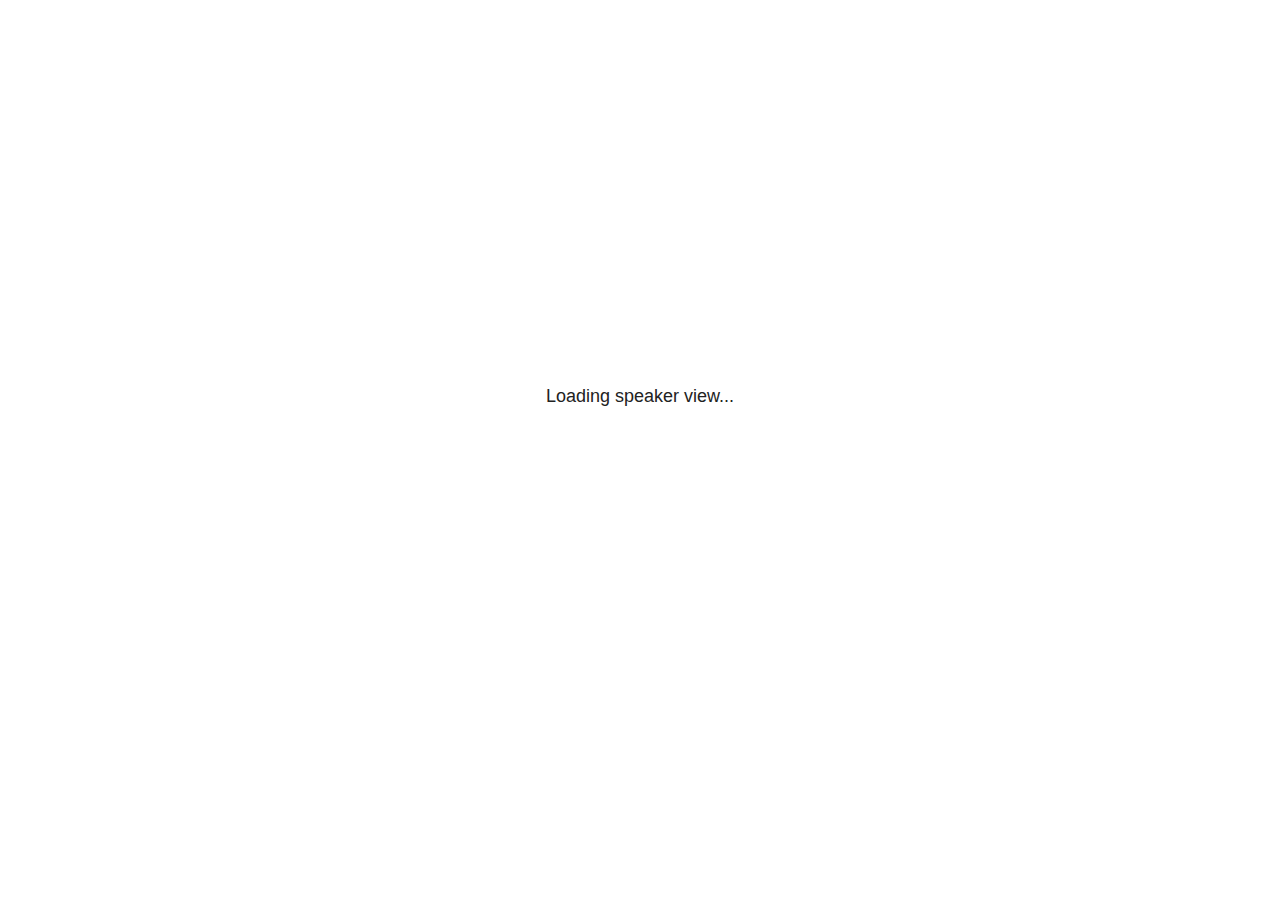
<file: mulang_files/libs/revealjs/plugin/notes/speaker-view.html>
<!--
	NOTE: You need to build the notes plugin after making changes to this file.
-->
<html lang="en">
	<head>
		<meta charset="utf-8">

		<title>reveal.js - Speaker View</title>

		<style>
			body {
				font-family: Helvetica;
				font-size: 18px;
			}

			#current-slide,
			#upcoming-slide,
			#speaker-controls {
				padding: 6px;
				box-sizing: border-box;
				-moz-box-sizing: border-box;
			}

			#current-slide iframe,
			#upcoming-slide iframe {
				width: 100%;
				height: 100%;
				border: 1px solid #ddd;
			}

			#current-slide .label,
			#upcoming-slide .label {
				position: absolute;
				top: 10px;
				left: 10px;
				z-index: 2;
			}

			#connection-status {
				position: absolute;
				top: 0;
				left: 0;
				width: 100%;
				height: 100%;
				z-index: 20;
				padding: 30% 20% 20% 20%;
				font-size: 18px;
				color: #222;
				background: #fff;
				text-align: center;
				box-sizing: border-box;
				line-height: 1.4;
			}

			.overlay-element {
				height: 34px;
				line-height: 34px;
				padding: 0 10px;
				text-shadow: none;
				background: rgba( 220, 220, 220, 0.8 );
				color: #222;
				font-size: 14px;
			}

			.overlay-element.interactive:hover {
				background: rgba( 220, 220, 220, 1 );
			}

			#current-slide {
				position: absolute;
				width: 60%;
				height: 100%;
				top: 0;
				left: 0;
				padding-right: 0;
			}

			#upcoming-slide {
				position: absolute;
				width: 40%;
				height: 40%;
				right: 0;
				top: 0;
			}

			/* Speaker controls */
			#speaker-controls {
				position: absolute;
				top: 40%;
				right: 0;
				width: 40%;
				height: 60%;
				overflow: auto;
				font-size: 18px;
			}

				.speaker-controls-time.hidden,
				.speaker-controls-notes.hidden {
					display: none;
				}

				.speaker-controls-time .label,
				.speaker-controls-pace .label,
				.speaker-controls-notes .label {
					text-transform: uppercase;
					font-weight: normal;
					font-size: 0.66em;
					color: #666;
					margin: 0;
				}

				.speaker-controls-time, .speaker-controls-pace {
					border-bottom: 1px solid rgba( 200, 200, 200, 0.5 );
					margin-bottom: 10px;
					padding: 10px 16px;
					padding-bottom: 20px;
					cursor: pointer;
				}

				.speaker-controls-time .reset-button {
					opacity: 0;
					float: right;
					color: #666;
					text-decoration: none;
				}
				.speaker-controls-time:hover .reset-button {
					opacity: 1;
				}

				.speaker-controls-time .timer,
				.speaker-controls-time .clock {
					width: 50%;
				}

				.speaker-controls-time .timer,
				.speaker-controls-time .clock,
				.speaker-controls-time .pacing .hours-value,
				.speaker-controls-time .pacing .minutes-value,
				.speaker-controls-time .pacing .seconds-value {
					font-size: 1.9em;
				}

				.speaker-controls-time .timer {
					float: left;
				}

				.speaker-controls-time .clock {
					float: right;
					text-align: right;
				}

				.speaker-controls-time span.mute {
					opacity: 0.3;
				}

				.speaker-controls-time .pacing-title {
					margin-top: 5px;
				}

				.speaker-controls-time .pacing.ahead {
					color: blue;
				}

				.speaker-controls-time .pacing.on-track {
					color: green;
				}

				.speaker-controls-time .pacing.behind {
					color: red;
				}

				.speaker-controls-notes {
					padding: 10px 16px;
				}

				.speaker-controls-notes .value {
					margin-top: 5px;
					line-height: 1.4;
					font-size: 1.2em;
				}

			/* Layout selector */
			#speaker-layout {
				position: absolute;
				top: 10px;
				right: 10px;
				color: #222;
				z-index: 10;
			}
				#speaker-layout select {
					position: absolute;
					width: 100%;
					height: 100%;
					top: 0;
					left: 0;
					border: 0;
					box-shadow: 0;
					cursor: pointer;
					opacity: 0;

					font-size: 1em;
					background-color: transparent;

					-moz-appearance: none;
					-webkit-appearance: none;
					-webkit-tap-highlight-color: rgba(0, 0, 0, 0);
				}

				#speaker-layout select:focus {
					outline: none;
					box-shadow: none;
				}

			.clear {
				clear: both;
			}

			/* Speaker layout: Wide */
			body[data-speaker-layout="wide"] #current-slide,
			body[data-speaker-layout="wide"] #upcoming-slide {
				width: 50%;
				height: 45%;
				padding: 6px;
			}

			body[data-speaker-layout="wide"] #current-slide {
				top: 0;
				left: 0;
			}

			body[data-speaker-layout="wide"] #upcoming-slide {
				top: 0;
				left: 50%;
			}

			body[data-speaker-layout="wide"] #speaker-controls {
				top: 45%;
				left: 0;
				width: 100%;
				height: 50%;
				font-size: 1.25em;
			}

			/* Speaker layout: Tall */
			body[data-speaker-layout="tall"] #current-slide,
			body[data-speaker-layout="tall"] #upcoming-slide {
				width: 45%;
				height: 50%;
				padding: 6px;
			}

			body[data-speaker-layout="tall"] #current-slide {
				top: 0;
				left: 0;
			}

			body[data-speaker-layout="tall"] #upcoming-slide {
				top: 50%;
				left: 0;
			}

			body[data-speaker-layout="tall"] #speaker-controls {
				padding-top: 40px;
				top: 0;
				left: 45%;
				width: 55%;
				height: 100%;
				font-size: 1.25em;
			}

			/* Speaker layout: Notes only */
			body[data-speaker-layout="notes-only"] #current-slide,
			body[data-speaker-layout="notes-only"] #upcoming-slide {
				display: none;
			}

			body[data-speaker-layout="notes-only"] #speaker-controls {
				padding-top: 40px;
				top: 0;
				left: 0;
				width: 100%;
				height: 100%;
				font-size: 1.25em;
			}

			@media screen and (max-width: 1080px) {
				body[data-speaker-layout="default"] #speaker-controls {
					font-size: 16px;
				}
			}

			@media screen and (max-width: 900px) {
				body[data-speaker-layout="default"] #speaker-controls {
					font-size: 14px;
				}
			}

			@media screen and (max-width: 800px) {
				body[data-speaker-layout="default"] #speaker-controls {
					font-size: 12px;
				}
			}

		</style>
	</head>

	<body>

		<div id="connection-status">Loading speaker view...</div>

		<div id="current-slide"></div>
		<div id="upcoming-slide"><span class="overlay-element label">Upcoming</span></div>
		<div id="speaker-controls">
			<div class="speaker-controls-time">
				<h4 class="label">Time <span class="reset-button">Click to Reset</span></h4>
				<div class="clock">
					<span class="clock-value">0:00 AM</span>
				</div>
				<div class="timer">
					<span class="hours-value">00</span><span class="minutes-value">:00</span><span class="seconds-value">:00</span>
				</div>
				<div class="clear"></div>

				<h4 class="label pacing-title" style="display: none">Pacing – Time to finish current slide</h4>
				<div class="pacing" style="display: none">
					<span class="hours-value">00</span><span class="minutes-value">:00</span><span class="seconds-value">:00</span>
				</div>
			</div>

			<div class="speaker-controls-notes hidden">
				<h4 class="label">Notes</h4>
				<div class="value"></div>
			</div>
		</div>
		<div id="speaker-layout" class="overlay-element interactive">
			<span class="speaker-layout-label"></span>
			<select class="speaker-layout-dropdown"></select>
		</div>

		<script>

			(function() {

				var notes,
					notesValue,
					currentState,
					currentSlide,
					upcomingSlide,
					layoutLabel,
					layoutDropdown,
					pendingCalls = {},
					lastRevealApiCallId = 0,
					connected = false,
					whitelistedWindows = [window.opener];

				var SPEAKER_LAYOUTS = {
					'default': 'Default',
					'wide': 'Wide',
					'tall': 'Tall',
					'notes-only': 'Notes only'
				};

				setupLayout();

				var connectionStatus = document.querySelector( '#connection-status' );
				var connectionTimeout = setTimeout( function() {
					connectionStatus.innerHTML = 'Error connecting to main window.<br>Please try closing and reopening the speaker view.';
				}, 5000 );
;
				window.addEventListener( 'message', function( event ) {

					// Validate the origin of this message to prevent XSS
					if( window.location.origin !== event.origin && whitelistedWindows.indexOf( event.source ) === -1 ) {
						return;
					}

					clearTimeout( connectionTimeout );
					connectionStatus.style.display = 'none';

					var data = JSON.parse( event.data );

					// The overview mode is only useful to the reveal.js instance
					// where navigation occurs so we don't sync it
					if( data.state ) delete data.state.overview;

					// Messages sent by the notes plugin inside of the main window
					if( data && data.namespace === 'reveal-notes' ) {
						if( data.type === 'connect' ) {
							handleConnectMessage( data );
						}
						else if( data.type === 'state' ) {
							handleStateMessage( data );
						}
						else if( data.type === 'return' ) {
							pendingCalls[data.callId](data.result);
							delete pendingCalls[data.callId];
						}
					}
					// Messages sent by the reveal.js inside of the current slide preview
					else if( data && data.namespace === 'reveal' ) {
						if( /ready/.test( data.eventName ) ) {
							// Send a message back to notify that the handshake is complete
							window.opener.postMessage( JSON.stringify({ namespace: 'reveal-notes', type: 'connected'} ), '*' );
						}
						else if( /slidechanged|fragmentshown|fragmenthidden|paused|resumed/.test( data.eventName ) && currentState !== JSON.stringify( data.state ) ) {

							dispatchStateToMainWindow( data.state );

						}
					}

				} );

				/**
				 * Updates the presentation in the main window to match the state
				 * of the presentation in the notes window.
				 */
				const dispatchStateToMainWindow = debounce(( state ) => {
					window.opener.postMessage( JSON.stringify({ method: 'setState', args: [ state ]} ), '*' );
				}, 500);

				/**
				 * Asynchronously calls the Reveal.js API of the main frame.
				 */
				function callRevealApi( methodName, methodArguments, callback ) {

					var callId = ++lastRevealApiCallId;
					pendingCalls[callId] = callback;
					window.opener.postMessage( JSON.stringify( {
						namespace: 'reveal-notes',
						type: 'call',
						callId: callId,
						methodName: methodName,
						arguments: methodArguments
					} ), '*' );

				}

				/**
				 * Called when the main window is trying to establish a
				 * connection.
				 */
				function handleConnectMessage( data ) {

					if( connected === false ) {
						connected = true;

						setupIframes( data );
						setupKeyboard();
						setupNotes();
						setupTimer();
						setupHeartbeat();
					}

				}

				/**
				 * Called when the main window sends an updated state.
				 */
				function handleStateMessage( data ) {

					// Store the most recently set state to avoid circular loops
					// applying the same state
					currentState = JSON.stringify( data.state );

					// No need for updating the notes in case of fragment changes
					if ( data.notes ) {
						notes.classList.remove( 'hidden' );
						notesValue.style.whiteSpace = data.whitespace;
						if( data.markdown ) {
							notesValue.innerHTML = marked( data.notes );
						}
						else {
							notesValue.innerHTML = data.notes;
						}
					}
					else {
						notes.classList.add( 'hidden' );
					}

					// Update the note slides
					currentSlide.contentWindow.postMessage( JSON.stringify({ method: 'setState', args: [ data.state ] }), '*' );
					upcomingSlide.contentWindow.postMessage( JSON.stringify({ method: 'setState', args: [ data.state ] }), '*' );
					upcomingSlide.contentWindow.postMessage( JSON.stringify({ method: 'next' }), '*' );

				}

				// Limit to max one state update per X ms
				handleStateMessage = debounce( handleStateMessage, 200 );

				/**
				 * Forward keyboard events to the current slide window.
				 * This enables keyboard events to work even if focus
				 * isn't set on the current slide iframe.
				 *
				 * Block F5 default handling, it reloads and disconnects
				 * the speaker notes window.
				 */
				function setupKeyboard() {

					document.addEventListener( 'keydown', function( event ) {
						if( event.keyCode === 116 || ( event.metaKey && event.keyCode === 82 ) ) {
							event.preventDefault();
							return false;
						}
						currentSlide.contentWindow.postMessage( JSON.stringify({ method: 'triggerKey', args: [ event.keyCode ] }), '*' );
					} );

				}

				/**
				 * Creates the preview iframes.
				 */
				function setupIframes( data ) {

					var params = [
						'receiver',
						'progress=false',
						'history=false',
						'transition=none',
						'autoSlide=0',
						'backgroundTransition=none'
					].join( '&' );

					var urlSeparator = /\?/.test(data.url) ? '&' : '?';
					var hash = '#/' + data.state.indexh + '/' + data.state.indexv;
					var currentURL = data.url + urlSeparator + params + '&postMessageEvents=true' + hash;
					var upcomingURL = data.url + urlSeparator + params + '&controls=false' + hash;

					currentSlide = document.createElement( 'iframe' );
					currentSlide.setAttribute( 'width', 1280 );
					currentSlide.setAttribute( 'height', 1024 );
					currentSlide.setAttribute( 'src', currentURL );
					document.querySelector( '#current-slide' ).appendChild( currentSlide );

					upcomingSlide = document.createElement( 'iframe' );
					upcomingSlide.setAttribute( 'width', 640 );
					upcomingSlide.setAttribute( 'height', 512 );
					upcomingSlide.setAttribute( 'src', upcomingURL );
					document.querySelector( '#upcoming-slide' ).appendChild( upcomingSlide );

					whitelistedWindows.push( currentSlide.contentWindow, upcomingSlide.contentWindow );

				}

				/**
				 * Setup the notes UI.
				 */
				function setupNotes() {

					notes = document.querySelector( '.speaker-controls-notes' );
					notesValue = document.querySelector( '.speaker-controls-notes .value' );

				}

				/**
				 * We send out a heartbeat at all times to ensure we can
				 * reconnect with the main presentation window after reloads.
				 */
				function setupHeartbeat() {

					setInterval( () => {
						window.opener.postMessage( JSON.stringify({ namespace: 'reveal-notes', type: 'heartbeat'} ), '*' );
					}, 1000 );

				}

				function getTimings( callback ) {

					callRevealApi( 'getSlidesAttributes', [], function ( slideAttributes ) {
						callRevealApi( 'getConfig', [], function ( config ) {
							var totalTime = config.totalTime;
							var minTimePerSlide = config.minimumTimePerSlide || 0;
							var defaultTiming = config.defaultTiming;
							if ((defaultTiming == null) && (totalTime == null)) {
								callback(null);
								return;
							}
							// Setting totalTime overrides defaultTiming
							if (totalTime) {
								defaultTiming = 0;
							}
							var timings = [];
							for ( var i in slideAttributes ) {
								var slide = slideAttributes[ i ];
								var timing = defaultTiming;
								if( slide.hasOwnProperty( 'data-timing' )) {
									var t = slide[ 'data-timing' ];
									timing = parseInt(t);
									if( isNaN(timing) ) {
										console.warn("Could not parse timing '" + t + "' of slide " + i + "; using default of " + defaultTiming);
										timing = defaultTiming;
									}
								}
								timings.push(timing);
							}
							if ( totalTime ) {
								// After we've allocated time to individual slides, we summarize it and
								// subtract it from the total time
								var remainingTime = totalTime - timings.reduce( function(a, b) { return a + b; }, 0 );
								// The remaining time is divided by the number of slides that have 0 seconds
								// allocated at the moment, giving the average time-per-slide on the remaining slides
								var remainingSlides = (timings.filter( function(x) { return x == 0 }) ).length
								var timePerSlide = Math.round( remainingTime / remainingSlides, 0 )
								// And now we replace every zero-value timing with that average
								timings = timings.map( function(x) { return (x==0 ? timePerSlide : x) } );
							}
							var slidesUnderMinimum = timings.filter( function(x) { return (x < minTimePerSlide) } ).length
							if ( slidesUnderMinimum ) {
								message = "The pacing time for " + slidesUnderMinimum + " slide(s) is under the configured minimum of " + minTimePerSlide + " seconds. Check the data-timing attribute on individual slides, or consider increasing the totalTime or minimumTimePerSlide configuration options (or removing some slides).";
								alert(message);
							}
							callback( timings );
						} );
					} );

				}

				/**
				 * Return the number of seconds allocated for presenting
				 * all slides up to and including this one.
				 */
				function getTimeAllocated( timings, callback ) {

					callRevealApi( 'getSlidePastCount', [], function ( currentSlide ) {
						var allocated = 0;
						for (var i in timings.slice(0, currentSlide + 1)) {
							allocated += timings[i];
						}
						callback( allocated );
					} );

				}

				/**
				 * Create the timer and clock and start updating them
				 * at an interval.
				 */
				function setupTimer() {

					var start = new Date(),
					timeEl = document.querySelector( '.speaker-controls-time' ),
					clockEl = timeEl.querySelector( '.clock-value' ),
					hoursEl = timeEl.querySelector( '.hours-value' ),
					minutesEl = timeEl.querySelector( '.minutes-value' ),
					secondsEl = timeEl.querySelector( '.seconds-value' ),
					pacingTitleEl = timeEl.querySelector( '.pacing-title' ),
					pacingEl = timeEl.querySelector( '.pacing' ),
					pacingHoursEl = pacingEl.querySelector( '.hours-value' ),
					pacingMinutesEl = pacingEl.querySelector( '.minutes-value' ),
					pacingSecondsEl = pacingEl.querySelector( '.seconds-value' );

					var timings = null;
					getTimings( function ( _timings ) {

						timings = _timings;
						if (_timings !== null) {
							pacingTitleEl.style.removeProperty('display');
							pacingEl.style.removeProperty('display');
						}

						// Update once directly
						_updateTimer();

						// Then update every second
						setInterval( _updateTimer, 1000 );

					} );


					function _resetTimer() {

						if (timings == null) {
							start = new Date();
							_updateTimer();
						}
						else {
							// Reset timer to beginning of current slide
							getTimeAllocated( timings, function ( slideEndTimingSeconds ) {
								var slideEndTiming = slideEndTimingSeconds * 1000;
								callRevealApi( 'getSlidePastCount', [], function ( currentSlide ) {
									var currentSlideTiming = timings[currentSlide] * 1000;
									var previousSlidesTiming = slideEndTiming - currentSlideTiming;
									var now = new Date();
									start = new Date(now.getTime() - previousSlidesTiming);
									_updateTimer();
								} );
							} );
						}

					}

					timeEl.addEventListener( 'click', function() {
						_resetTimer();
						return false;
					} );

					function _displayTime( hrEl, minEl, secEl, time) {

						var sign = Math.sign(time) == -1 ? "-" : "";
						time = Math.abs(Math.round(time / 1000));
						var seconds = time % 60;
						var minutes = Math.floor( time / 60 ) % 60 ;
						var hours = Math.floor( time / ( 60 * 60 )) ;
						hrEl.innerHTML = sign + zeroPadInteger( hours );
						if (hours == 0) {
							hrEl.classList.add( 'mute' );
						}
						else {
							hrEl.classList.remove( 'mute' );
						}
						minEl.innerHTML = ':' + zeroPadInteger( minutes );
						if (hours == 0 && minutes == 0) {
							minEl.classList.add( 'mute' );
						}
						else {
							minEl.classList.remove( 'mute' );
						}
						secEl.innerHTML = ':' + zeroPadInteger( seconds );
					}

					function _updateTimer() {

						var diff, hours, minutes, seconds,
						now = new Date();

						diff = now.getTime() - start.getTime();

						clockEl.innerHTML = now.toLocaleTimeString( 'en-US', { hour12: true, hour: '2-digit', minute:'2-digit' } );
						_displayTime( hoursEl, minutesEl, secondsEl, diff );
						if (timings !== null) {
							_updatePacing(diff);
						}

					}

					function _updatePacing(diff) {

						getTimeAllocated( timings, function ( slideEndTimingSeconds ) {
							var slideEndTiming = slideEndTimingSeconds * 1000;

							callRevealApi( 'getSlidePastCount', [], function ( currentSlide ) {
								var currentSlideTiming = timings[currentSlide] * 1000;
								var timeLeftCurrentSlide = slideEndTiming - diff;
								if (timeLeftCurrentSlide < 0) {
									pacingEl.className = 'pacing behind';
								}
								else if (timeLeftCurrentSlide < currentSlideTiming) {
									pacingEl.className = 'pacing on-track';
								}
								else {
									pacingEl.className = 'pacing ahead';
								}
								_displayTime( pacingHoursEl, pacingMinutesEl, pacingSecondsEl, timeLeftCurrentSlide );
							} );
						} );
					}

				}

				/**
				 * Sets up the speaker view layout and layout selector.
				 */
				function setupLayout() {

					layoutDropdown = document.querySelector( '.speaker-layout-dropdown' );
					layoutLabel = document.querySelector( '.speaker-layout-label' );

					// Render the list of available layouts
					for( var id in SPEAKER_LAYOUTS ) {
						var option = document.createElement( 'option' );
						option.setAttribute( 'value', id );
						option.textContent = SPEAKER_LAYOUTS[ id ];
						layoutDropdown.appendChild( option );
					}

					// Monitor the dropdown for changes
					layoutDropdown.addEventListener( 'change', function( event ) {

						setLayout( layoutDropdown.value );

					}, false );

					// Restore any currently persisted layout
					setLayout( getLayout() );

				}

				/**
				 * Sets a new speaker view layout. The layout is persisted
				 * in local storage.
				 */
				function setLayout( value ) {

					var title = SPEAKER_LAYOUTS[ value ];

					layoutLabel.innerHTML = 'Layout' + ( title ? ( ': ' + title ) : '' );
					layoutDropdown.value = value;

					document.body.setAttribute( 'data-speaker-layout', value );

					// Persist locally
					if( supportsLocalStorage() ) {
						window.localStorage.setItem( 'reveal-speaker-layout', value );
					}

				}

				/**
				 * Returns the ID of the most recently set speaker layout
				 * or our default layout if none has been set.
				 */
				function getLayout() {

					if( supportsLocalStorage() ) {
						var layout = window.localStorage.getItem( 'reveal-speaker-layout' );
						if( layout ) {
							return layout;
						}
					}

					// Default to the first record in the layouts hash
					for( var id in SPEAKER_LAYOUTS ) {
						return id;
					}

				}

				function supportsLocalStorage() {

					try {
						localStorage.setItem('test', 'test');
						localStorage.removeItem('test');
						return true;
					}
					catch( e ) {
						return false;
					}

				}

				function zeroPadInteger( num ) {

					var str = '00' + parseInt( num );
					return str.substring( str.length - 2 );

				}

				/**
				 * Limits the frequency at which a function can be called.
				 */
				function debounce( fn, ms ) {

					var lastTime = 0,
						timeout;

					return function() {

						var args = arguments;
						var context = this;

						clearTimeout( timeout );

						var timeSinceLastCall = Date.now() - lastTime;
						if( timeSinceLastCall > ms ) {
							fn.apply( context, args );
							lastTime = Date.now();
						}
						else {
							timeout = setTimeout( function() {
								fn.apply( context, args );
								lastTime = Date.now();
							}, ms - timeSinceLastCall );
						}

					}

				}

			})();

		</script>
	</body>
</html>
</file>
<file: mulang_jupytext_python_files/libs/quarto-html/tippy.css>
.tippy-box[data-animation=fade][data-state=hidden]{opacity:0}[data-tippy-root]{max-width:calc(100vw - 10px)}.tippy-box{position:relative;background-color:#333;color:#fff;border-radius:4px;font-size:14px;line-height:1.4;white-space:normal;outline:0;transition-property:transform,visibility,opacity}.tippy-box[data-placement^=top]>.tippy-arrow{bottom:0}.tippy-box[data-placement^=top]>.tippy-arrow:before{bottom:-7px;left:0;border-width:8px 8px 0;border-top-color:initial;transform-origin:center top}.tippy-box[data-placement^=bottom]>.tippy-arrow{top:0}.tippy-box[data-placement^=bottom]>.tippy-arrow:before{top:-7px;left:0;border-width:0 8px 8px;border-bottom-color:initial;transform-origin:center bottom}.tippy-box[data-placement^=left]>.tippy-arrow{right:0}.tippy-box[data-placement^=left]>.tippy-arrow:before{border-width:8px 0 8px 8px;border-left-color:initial;right:-7px;transform-origin:center left}.tippy-box[data-placement^=right]>.tippy-arrow{left:0}.tippy-box[data-placement^=right]>.tippy-arrow:before{left:-7px;border-width:8px 8px 8px 0;border-right-color:initial;transform-origin:center right}.tippy-box[data-inertia][data-state=visible]{transition-timing-function:cubic-bezier(.54,1.5,.38,1.11)}.tippy-arrow{width:16px;height:16px;color:#333}.tippy-arrow:before{content:"";position:absolute;border-color:transparent;border-style:solid}.tippy-content{position:relative;padding:5px 9px;z-index:1}
</file>
<file: mulang_jupytext_python_files/libs/quarto-html/quarto-syntax-highlighting.css>
/* quarto syntax highlight colors */
:root {
  --quarto-hl-ot-color: #003B4F;
  --quarto-hl-at-color: #657422;
  --quarto-hl-ss-color: #20794D;
  --quarto-hl-an-color: #5E5E5E;
  --quarto-hl-fu-color: #4758AB;
  --quarto-hl-st-color: #20794D;
  --quarto-hl-cf-color: #003B4F;
  --quarto-hl-op-color: #5E5E5E;
  --quarto-hl-er-color: #AD0000;
  --quarto-hl-bn-color: #AD0000;
  --quarto-hl-al-color: #AD0000;
  --quarto-hl-va-color: #111111;
  --quarto-hl-bu-color: inherit;
  --quarto-hl-ex-color: inherit;
  --quarto-hl-pp-color: #AD0000;
  --quarto-hl-in-color: #5E5E5E;
  --quarto-hl-vs-color: #20794D;
  --quarto-hl-wa-color: #5E5E5E;
  --quarto-hl-do-color: #5E5E5E;
  --quarto-hl-im-color: #00769E;
  --quarto-hl-ch-color: #20794D;
  --quarto-hl-dt-color: #AD0000;
  --quarto-hl-fl-color: #AD0000;
  --quarto-hl-co-color: #5E5E5E;
  --quarto-hl-cv-color: #5E5E5E;
  --quarto-hl-cn-color: #8f5902;
  --quarto-hl-sc-color: #5E5E5E;
  --quarto-hl-dv-color: #AD0000;
  --quarto-hl-kw-color: #003B4F;
}

/* other quarto variables */
:root {
  --quarto-font-monospace: SFMono-Regular, Menlo, Monaco, Consolas, "Liberation Mono", "Courier New", monospace;
}

pre > code.sourceCode > span {
  color: #003B4F;
}

code span {
  color: #003B4F;
}

code.sourceCode > span {
  color: #003B4F;
}

div.sourceCode,
div.sourceCode pre.sourceCode {
  color: #003B4F;
}

code span.ot {
  color: #003B4F;
  font-style: inherit;
}

code span.at {
  color: #657422;
  font-style: inherit;
}

code span.ss {
  color: #20794D;
  font-style: inherit;
}

code span.an {
  color: #5E5E5E;
  font-style: inherit;
}

code span.fu {
  color: #4758AB;
  font-style: inherit;
}

code span.st {
  color: #20794D;
  font-style: inherit;
}

code span.cf {
  color: #003B4F;
  font-style: inherit;
}

code span.op {
  color: #5E5E5E;
  font-style: inherit;
}

code span.er {
  color: #AD0000;
  font-style: inherit;
}

code span.bn {
  color: #AD0000;
  font-style: inherit;
}

code span.al {
  color: #AD0000;
  font-style: inherit;
}

code span.va {
  color: #111111;
  font-style: inherit;
}

code span.bu {
  font-style: inherit;
}

code span.ex {
  font-style: inherit;
}

code span.pp {
  color: #AD0000;
  font-style: inherit;
}

code span.in {
  color: #5E5E5E;
  font-style: inherit;
}

code span.vs {
  color: #20794D;
  font-style: inherit;
}

code span.wa {
  color: #5E5E5E;
  font-style: italic;
}

code span.do {
  color: #5E5E5E;
  font-style: italic;
}

code span.im {
  color: #00769E;
  font-style: inherit;
}

code span.ch {
  color: #20794D;
  font-style: inherit;
}

code span.dt {
  color: #AD0000;
  font-style: inherit;
}

code span.fl {
  color: #AD0000;
  font-style: inherit;
}

code span.co {
  color: #5E5E5E;
  font-style: inherit;
}

code span.cv {
  color: #5E5E5E;
  font-style: italic;
}

code span.cn {
  color: #8f5902;
  font-style: inherit;
}

code span.sc {
  color: #5E5E5E;
  font-style: inherit;
}

code span.dv {
  color: #AD0000;
  font-style: inherit;
}

code span.kw {
  color: #003B4F;
  font-style: inherit;
}

.prevent-inlining {
  content: "</";
}

/*# sourceMappingURL=debc5d5d77c3f9108843748ff7464032.css.map */
</file>
<file: mulang_jupytext_python_files/libs/quarto-html/quarto-syntax-highlighting-dark.css>
/* quarto syntax highlight colors */
:root {
  --quarto-hl-al-color: #f07178;
  --quarto-hl-an-color: #d4d0ab;
  --quarto-hl-at-color: #00e0e0;
  --quarto-hl-bn-color: #d4d0ab;
  --quarto-hl-bu-color: #abe338;
  --quarto-hl-ch-color: #abe338;
  --quarto-hl-co-color: #f8f8f2;
  --quarto-hl-cv-color: #ffd700;
  --quarto-hl-cn-color: #ffd700;
  --quarto-hl-cf-color: #ffa07a;
  --quarto-hl-dt-color: #ffa07a;
  --quarto-hl-dv-color: #d4d0ab;
  --quarto-hl-do-color: #f8f8f2;
  --quarto-hl-er-color: #f07178;
  --quarto-hl-ex-color: #00e0e0;
  --quarto-hl-fl-color: #d4d0ab;
  --quarto-hl-fu-color: #ffa07a;
  --quarto-hl-im-color: #abe338;
  --quarto-hl-in-color: #d4d0ab;
  --quarto-hl-kw-color: #ffa07a;
  --quarto-hl-op-color: #ffa07a;
  --quarto-hl-ot-color: #00e0e0;
  --quarto-hl-pp-color: #dcc6e0;
  --quarto-hl-re-color: #00e0e0;
  --quarto-hl-sc-color: #abe338;
  --quarto-hl-ss-color: #abe338;
  --quarto-hl-st-color: #abe338;
  --quarto-hl-va-color: #00e0e0;
  --quarto-hl-vs-color: #abe338;
  --quarto-hl-wa-color: #dcc6e0;
}

/* other quarto variables */
:root {
  --quarto-font-monospace: SFMono-Regular, Menlo, Monaco, Consolas, "Liberation Mono", "Courier New", monospace;
}

code span.al {
  background-color: #2a0f15;
  font-weight: bold;
  color: #f07178;
}

code span.an {
  color: #d4d0ab;
}

code span.at {
  color: #00e0e0;
}

code span.bn {
  color: #d4d0ab;
}

code span.bu {
  color: #abe338;
}

code span.ch {
  color: #abe338;
}

code span.co {
  font-style: italic;
  color: #f8f8f2;
}

code span.cv {
  color: #ffd700;
}

code span.cn {
  color: #ffd700;
}

code span.cf {
  font-weight: bold;
  color: #ffa07a;
}

code span.dt {
  color: #ffa07a;
}

code span.dv {
  color: #d4d0ab;
}

code span.do {
  color: #f8f8f2;
}

code span.er {
  color: #f07178;
  text-decoration: underline;
}

code span.ex {
  font-weight: bold;
  color: #00e0e0;
}

code span.fl {
  color: #d4d0ab;
}

code span.fu {
  color: #ffa07a;
}

code span.im {
  color: #abe338;
}

code span.in {
  color: #d4d0ab;
}

code span.kw {
  font-weight: bold;
  color: #ffa07a;
}

pre > code.sourceCode > span {
  color: #f8f8f2;
}

code span {
  color: #f8f8f2;
}

code.sourceCode > span {
  color: #f8f8f2;
}

div.sourceCode,
div.sourceCode pre.sourceCode {
  color: #f8f8f2;
}

code span.op {
  color: #ffa07a;
}

code span.ot {
  color: #00e0e0;
}

code span.pp {
  color: #dcc6e0;
}

code span.re {
  background-color: #f8f8f2;
  color: #00e0e0;
}

code span.sc {
  color: #abe338;
}

code span.ss {
  color: #abe338;
}

code span.st {
  color: #abe338;
}

code span.va {
  color: #00e0e0;
}

code span.vs {
  color: #abe338;
}

code span.wa {
  color: #dcc6e0;
}

.prevent-inlining {
  content: "</";
}

/*# sourceMappingURL=935a306eefa94366c21e1a970dddb765.css.map */
</file>
<file: mulang_jupytext_r_files/libs/quarto-html/tippy.css>
.tippy-box[data-animation=fade][data-state=hidden]{opacity:0}[data-tippy-root]{max-width:calc(100vw - 10px)}.tippy-box{position:relative;background-color:#333;color:#fff;border-radius:4px;font-size:14px;line-height:1.4;white-space:normal;outline:0;transition-property:transform,visibility,opacity}.tippy-box[data-placement^=top]>.tippy-arrow{bottom:0}.tippy-box[data-placement^=top]>.tippy-arrow:before{bottom:-7px;left:0;border-width:8px 8px 0;border-top-color:initial;transform-origin:center top}.tippy-box[data-placement^=bottom]>.tippy-arrow{top:0}.tippy-box[data-placement^=bottom]>.tippy-arrow:before{top:-7px;left:0;border-width:0 8px 8px;border-bottom-color:initial;transform-origin:center bottom}.tippy-box[data-placement^=left]>.tippy-arrow{right:0}.tippy-box[data-placement^=left]>.tippy-arrow:before{border-width:8px 0 8px 8px;border-left-color:initial;right:-7px;transform-origin:center left}.tippy-box[data-placement^=right]>.tippy-arrow{left:0}.tippy-box[data-placement^=right]>.tippy-arrow:before{left:-7px;border-width:8px 8px 8px 0;border-right-color:initial;transform-origin:center right}.tippy-box[data-inertia][data-state=visible]{transition-timing-function:cubic-bezier(.54,1.5,.38,1.11)}.tippy-arrow{width:16px;height:16px;color:#333}.tippy-arrow:before{content:"";position:absolute;border-color:transparent;border-style:solid}.tippy-content{position:relative;padding:5px 9px;z-index:1}
</file>
<file: mulang_jupytext_r_files/libs/quarto-html/quarto-syntax-highlighting.css>
/* quarto syntax highlight colors */
:root {
  --quarto-hl-ot-color: #003B4F;
  --quarto-hl-at-color: #657422;
  --quarto-hl-ss-color: #20794D;
  --quarto-hl-an-color: #5E5E5E;
  --quarto-hl-fu-color: #4758AB;
  --quarto-hl-st-color: #20794D;
  --quarto-hl-cf-color: #003B4F;
  --quarto-hl-op-color: #5E5E5E;
  --quarto-hl-er-color: #AD0000;
  --quarto-hl-bn-color: #AD0000;
  --quarto-hl-al-color: #AD0000;
  --quarto-hl-va-color: #111111;
  --quarto-hl-bu-color: inherit;
  --quarto-hl-ex-color: inherit;
  --quarto-hl-pp-color: #AD0000;
  --quarto-hl-in-color: #5E5E5E;
  --quarto-hl-vs-color: #20794D;
  --quarto-hl-wa-color: #5E5E5E;
  --quarto-hl-do-color: #5E5E5E;
  --quarto-hl-im-color: #00769E;
  --quarto-hl-ch-color: #20794D;
  --quarto-hl-dt-color: #AD0000;
  --quarto-hl-fl-color: #AD0000;
  --quarto-hl-co-color: #5E5E5E;
  --quarto-hl-cv-color: #5E5E5E;
  --quarto-hl-cn-color: #8f5902;
  --quarto-hl-sc-color: #5E5E5E;
  --quarto-hl-dv-color: #AD0000;
  --quarto-hl-kw-color: #003B4F;
}

/* other quarto variables */
:root {
  --quarto-font-monospace: SFMono-Regular, Menlo, Monaco, Consolas, "Liberation Mono", "Courier New", monospace;
}

pre > code.sourceCode > span {
  color: #003B4F;
}

code span {
  color: #003B4F;
}

code.sourceCode > span {
  color: #003B4F;
}

div.sourceCode,
div.sourceCode pre.sourceCode {
  color: #003B4F;
}

code span.ot {
  color: #003B4F;
  font-style: inherit;
}

code span.at {
  color: #657422;
  font-style: inherit;
}

code span.ss {
  color: #20794D;
  font-style: inherit;
}

code span.an {
  color: #5E5E5E;
  font-style: inherit;
}

code span.fu {
  color: #4758AB;
  font-style: inherit;
}

code span.st {
  color: #20794D;
  font-style: inherit;
}

code span.cf {
  color: #003B4F;
  font-style: inherit;
}

code span.op {
  color: #5E5E5E;
  font-style: inherit;
}

code span.er {
  color: #AD0000;
  font-style: inherit;
}

code span.bn {
  color: #AD0000;
  font-style: inherit;
}

code span.al {
  color: #AD0000;
  font-style: inherit;
}

code span.va {
  color: #111111;
  font-style: inherit;
}

code span.bu {
  font-style: inherit;
}

code span.ex {
  font-style: inherit;
}

code span.pp {
  color: #AD0000;
  font-style: inherit;
}

code span.in {
  color: #5E5E5E;
  font-style: inherit;
}

code span.vs {
  color: #20794D;
  font-style: inherit;
}

code span.wa {
  color: #5E5E5E;
  font-style: italic;
}

code span.do {
  color: #5E5E5E;
  font-style: italic;
}

code span.im {
  color: #00769E;
  font-style: inherit;
}

code span.ch {
  color: #20794D;
  font-style: inherit;
}

code span.dt {
  color: #AD0000;
  font-style: inherit;
}

code span.fl {
  color: #AD0000;
  font-style: inherit;
}

code span.co {
  color: #5E5E5E;
  font-style: inherit;
}

code span.cv {
  color: #5E5E5E;
  font-style: italic;
}

code span.cn {
  color: #8f5902;
  font-style: inherit;
}

code span.sc {
  color: #5E5E5E;
  font-style: inherit;
}

code span.dv {
  color: #AD0000;
  font-style: inherit;
}

code span.kw {
  color: #003B4F;
  font-style: inherit;
}

.prevent-inlining {
  content: "</";
}

/*# sourceMappingURL=debc5d5d77c3f9108843748ff7464032.css.map */
</file>
<file: mulang_jupytext_r_files/libs/quarto-html/quarto-syntax-highlighting-dark.css>
/* quarto syntax highlight colors */
:root {
  --quarto-hl-al-color: #f07178;
  --quarto-hl-an-color: #d4d0ab;
  --quarto-hl-at-color: #00e0e0;
  --quarto-hl-bn-color: #d4d0ab;
  --quarto-hl-bu-color: #abe338;
  --quarto-hl-ch-color: #abe338;
  --quarto-hl-co-color: #f8f8f2;
  --quarto-hl-cv-color: #ffd700;
  --quarto-hl-cn-color: #ffd700;
  --quarto-hl-cf-color: #ffa07a;
  --quarto-hl-dt-color: #ffa07a;
  --quarto-hl-dv-color: #d4d0ab;
  --quarto-hl-do-color: #f8f8f2;
  --quarto-hl-er-color: #f07178;
  --quarto-hl-ex-color: #00e0e0;
  --quarto-hl-fl-color: #d4d0ab;
  --quarto-hl-fu-color: #ffa07a;
  --quarto-hl-im-color: #abe338;
  --quarto-hl-in-color: #d4d0ab;
  --quarto-hl-kw-color: #ffa07a;
  --quarto-hl-op-color: #ffa07a;
  --quarto-hl-ot-color: #00e0e0;
  --quarto-hl-pp-color: #dcc6e0;
  --quarto-hl-re-color: #00e0e0;
  --quarto-hl-sc-color: #abe338;
  --quarto-hl-ss-color: #abe338;
  --quarto-hl-st-color: #abe338;
  --quarto-hl-va-color: #00e0e0;
  --quarto-hl-vs-color: #abe338;
  --quarto-hl-wa-color: #dcc6e0;
}

/* other quarto variables */
:root {
  --quarto-font-monospace: SFMono-Regular, Menlo, Monaco, Consolas, "Liberation Mono", "Courier New", monospace;
}

code span.al {
  background-color: #2a0f15;
  font-weight: bold;
  color: #f07178;
}

code span.an {
  color: #d4d0ab;
}

code span.at {
  color: #00e0e0;
}

code span.bn {
  color: #d4d0ab;
}

code span.bu {
  color: #abe338;
}

code span.ch {
  color: #abe338;
}

code span.co {
  font-style: italic;
  color: #f8f8f2;
}

code span.cv {
  color: #ffd700;
}

code span.cn {
  color: #ffd700;
}

code span.cf {
  font-weight: bold;
  color: #ffa07a;
}

code span.dt {
  color: #ffa07a;
}

code span.dv {
  color: #d4d0ab;
}

code span.do {
  color: #f8f8f2;
}

code span.er {
  color: #f07178;
  text-decoration: underline;
}

code span.ex {
  font-weight: bold;
  color: #00e0e0;
}

code span.fl {
  color: #d4d0ab;
}

code span.fu {
  color: #ffa07a;
}

code span.im {
  color: #abe338;
}

code span.in {
  color: #d4d0ab;
}

code span.kw {
  font-weight: bold;
  color: #ffa07a;
}

pre > code.sourceCode > span {
  color: #f8f8f2;
}

code span {
  color: #f8f8f2;
}

code.sourceCode > span {
  color: #f8f8f2;
}

div.sourceCode,
div.sourceCode pre.sourceCode {
  color: #f8f8f2;
}

code span.op {
  color: #ffa07a;
}

code span.ot {
  color: #00e0e0;
}

code span.pp {
  color: #dcc6e0;
}

code span.re {
  background-color: #f8f8f2;
  color: #00e0e0;
}

code span.sc {
  color: #abe338;
}

code span.ss {
  color: #abe338;
}

code span.st {
  color: #abe338;
}

code span.va {
  color: #00e0e0;
}

code span.vs {
  color: #abe338;
}

code span.wa {
  color: #dcc6e0;
}

.prevent-inlining {
  content: "</";
}

/*# sourceMappingURL=935a306eefa94366c21e1a970dddb765.css.map */
</file>
<file: mulang_python_files/libs/quarto-html/tippy.css>
.tippy-box[data-animation=fade][data-state=hidden]{opacity:0}[data-tippy-root]{max-width:calc(100vw - 10px)}.tippy-box{position:relative;background-color:#333;color:#fff;border-radius:4px;font-size:14px;line-height:1.4;white-space:normal;outline:0;transition-property:transform,visibility,opacity}.tippy-box[data-placement^=top]>.tippy-arrow{bottom:0}.tippy-box[data-placement^=top]>.tippy-arrow:before{bottom:-7px;left:0;border-width:8px 8px 0;border-top-color:initial;transform-origin:center top}.tippy-box[data-placement^=bottom]>.tippy-arrow{top:0}.tippy-box[data-placement^=bottom]>.tippy-arrow:before{top:-7px;left:0;border-width:0 8px 8px;border-bottom-color:initial;transform-origin:center bottom}.tippy-box[data-placement^=left]>.tippy-arrow{right:0}.tippy-box[data-placement^=left]>.tippy-arrow:before{border-width:8px 0 8px 8px;border-left-color:initial;right:-7px;transform-origin:center left}.tippy-box[data-placement^=right]>.tippy-arrow{left:0}.tippy-box[data-placement^=right]>.tippy-arrow:before{left:-7px;border-width:8px 8px 8px 0;border-right-color:initial;transform-origin:center right}.tippy-box[data-inertia][data-state=visible]{transition-timing-function:cubic-bezier(.54,1.5,.38,1.11)}.tippy-arrow{width:16px;height:16px;color:#333}.tippy-arrow:before{content:"";position:absolute;border-color:transparent;border-style:solid}.tippy-content{position:relative;padding:5px 9px;z-index:1}
</file>
<file: mulang_python_files/libs/quarto-html/quarto-syntax-highlighting.css>
/* quarto syntax highlight colors */
:root {
  --quarto-hl-ot-color: #003B4F;
  --quarto-hl-at-color: #657422;
  --quarto-hl-ss-color: #20794D;
  --quarto-hl-an-color: #5E5E5E;
  --quarto-hl-fu-color: #4758AB;
  --quarto-hl-st-color: #20794D;
  --quarto-hl-cf-color: #003B4F;
  --quarto-hl-op-color: #5E5E5E;
  --quarto-hl-er-color: #AD0000;
  --quarto-hl-bn-color: #AD0000;
  --quarto-hl-al-color: #AD0000;
  --quarto-hl-va-color: #111111;
  --quarto-hl-bu-color: inherit;
  --quarto-hl-ex-color: inherit;
  --quarto-hl-pp-color: #AD0000;
  --quarto-hl-in-color: #5E5E5E;
  --quarto-hl-vs-color: #20794D;
  --quarto-hl-wa-color: #5E5E5E;
  --quarto-hl-do-color: #5E5E5E;
  --quarto-hl-im-color: #00769E;
  --quarto-hl-ch-color: #20794D;
  --quarto-hl-dt-color: #AD0000;
  --quarto-hl-fl-color: #AD0000;
  --quarto-hl-co-color: #5E5E5E;
  --quarto-hl-cv-color: #5E5E5E;
  --quarto-hl-cn-color: #8f5902;
  --quarto-hl-sc-color: #5E5E5E;
  --quarto-hl-dv-color: #AD0000;
  --quarto-hl-kw-color: #003B4F;
}

/* other quarto variables */
:root {
  --quarto-font-monospace: SFMono-Regular, Menlo, Monaco, Consolas, "Liberation Mono", "Courier New", monospace;
}

pre > code.sourceCode > span {
  color: #003B4F;
}

code span {
  color: #003B4F;
}

code.sourceCode > span {
  color: #003B4F;
}

div.sourceCode,
div.sourceCode pre.sourceCode {
  color: #003B4F;
}

code span.ot {
  color: #003B4F;
  font-style: inherit;
}

code span.at {
  color: #657422;
  font-style: inherit;
}

code span.ss {
  color: #20794D;
  font-style: inherit;
}

code span.an {
  color: #5E5E5E;
  font-style: inherit;
}

code span.fu {
  color: #4758AB;
  font-style: inherit;
}

code span.st {
  color: #20794D;
  font-style: inherit;
}

code span.cf {
  color: #003B4F;
  font-style: inherit;
}

code span.op {
  color: #5E5E5E;
  font-style: inherit;
}

code span.er {
  color: #AD0000;
  font-style: inherit;
}

code span.bn {
  color: #AD0000;
  font-style: inherit;
}

code span.al {
  color: #AD0000;
  font-style: inherit;
}

code span.va {
  color: #111111;
  font-style: inherit;
}

code span.bu {
  font-style: inherit;
}

code span.ex {
  font-style: inherit;
}

code span.pp {
  color: #AD0000;
  font-style: inherit;
}

code span.in {
  color: #5E5E5E;
  font-style: inherit;
}

code span.vs {
  color: #20794D;
  font-style: inherit;
}

code span.wa {
  color: #5E5E5E;
  font-style: italic;
}

code span.do {
  color: #5E5E5E;
  font-style: italic;
}

code span.im {
  color: #00769E;
  font-style: inherit;
}

code span.ch {
  color: #20794D;
  font-style: inherit;
}

code span.dt {
  color: #AD0000;
  font-style: inherit;
}

code span.fl {
  color: #AD0000;
  font-style: inherit;
}

code span.co {
  color: #5E5E5E;
  font-style: inherit;
}

code span.cv {
  color: #5E5E5E;
  font-style: italic;
}

code span.cn {
  color: #8f5902;
  font-style: inherit;
}

code span.sc {
  color: #5E5E5E;
  font-style: inherit;
}

code span.dv {
  color: #AD0000;
  font-style: inherit;
}

code span.kw {
  color: #003B4F;
  font-style: inherit;
}

.prevent-inlining {
  content: "</";
}

/*# sourceMappingURL=debc5d5d77c3f9108843748ff7464032.css.map */
</file>
<file: mulang_python_files/libs/quarto-html/quarto-syntax-highlighting-dark.css>
/* quarto syntax highlight colors */
:root {
  --quarto-hl-al-color: #f07178;
  --quarto-hl-an-color: #d4d0ab;
  --quarto-hl-at-color: #00e0e0;
  --quarto-hl-bn-color: #d4d0ab;
  --quarto-hl-bu-color: #abe338;
  --quarto-hl-ch-color: #abe338;
  --quarto-hl-co-color: #f8f8f2;
  --quarto-hl-cv-color: #ffd700;
  --quarto-hl-cn-color: #ffd700;
  --quarto-hl-cf-color: #ffa07a;
  --quarto-hl-dt-color: #ffa07a;
  --quarto-hl-dv-color: #d4d0ab;
  --quarto-hl-do-color: #f8f8f2;
  --quarto-hl-er-color: #f07178;
  --quarto-hl-ex-color: #00e0e0;
  --quarto-hl-fl-color: #d4d0ab;
  --quarto-hl-fu-color: #ffa07a;
  --quarto-hl-im-color: #abe338;
  --quarto-hl-in-color: #d4d0ab;
  --quarto-hl-kw-color: #ffa07a;
  --quarto-hl-op-color: #ffa07a;
  --quarto-hl-ot-color: #00e0e0;
  --quarto-hl-pp-color: #dcc6e0;
  --quarto-hl-re-color: #00e0e0;
  --quarto-hl-sc-color: #abe338;
  --quarto-hl-ss-color: #abe338;
  --quarto-hl-st-color: #abe338;
  --quarto-hl-va-color: #00e0e0;
  --quarto-hl-vs-color: #abe338;
  --quarto-hl-wa-color: #dcc6e0;
}

/* other quarto variables */
:root {
  --quarto-font-monospace: SFMono-Regular, Menlo, Monaco, Consolas, "Liberation Mono", "Courier New", monospace;
}

code span.al {
  background-color: #2a0f15;
  font-weight: bold;
  color: #f07178;
}

code span.an {
  color: #d4d0ab;
}

code span.at {
  color: #00e0e0;
}

code span.bn {
  color: #d4d0ab;
}

code span.bu {
  color: #abe338;
}

code span.ch {
  color: #abe338;
}

code span.co {
  font-style: italic;
  color: #f8f8f2;
}

code span.cv {
  color: #ffd700;
}

code span.cn {
  color: #ffd700;
}

code span.cf {
  font-weight: bold;
  color: #ffa07a;
}

code span.dt {
  color: #ffa07a;
}

code span.dv {
  color: #d4d0ab;
}

code span.do {
  color: #f8f8f2;
}

code span.er {
  color: #f07178;
  text-decoration: underline;
}

code span.ex {
  font-weight: bold;
  color: #00e0e0;
}

code span.fl {
  color: #d4d0ab;
}

code span.fu {
  color: #ffa07a;
}

code span.im {
  color: #abe338;
}

code span.in {
  color: #d4d0ab;
}

code span.kw {
  font-weight: bold;
  color: #ffa07a;
}

pre > code.sourceCode > span {
  color: #f8f8f2;
}

code span {
  color: #f8f8f2;
}

code.sourceCode > span {
  color: #f8f8f2;
}

div.sourceCode,
div.sourceCode pre.sourceCode {
  color: #f8f8f2;
}

code span.op {
  color: #ffa07a;
}

code span.ot {
  color: #00e0e0;
}

code span.pp {
  color: #dcc6e0;
}

code span.re {
  background-color: #f8f8f2;
  color: #00e0e0;
}

code span.sc {
  color: #abe338;
}

code span.ss {
  color: #abe338;
}

code span.st {
  color: #abe338;
}

code span.va {
  color: #00e0e0;
}

code span.vs {
  color: #abe338;
}

code span.wa {
  color: #dcc6e0;
}

.prevent-inlining {
  content: "</";
}

/*# sourceMappingURL=935a306eefa94366c21e1a970dddb765.css.map */
</file>
<file: mulang_r_files/libs/quarto-html/tippy.css>
.tippy-box[data-animation=fade][data-state=hidden]{opacity:0}[data-tippy-root]{max-width:calc(100vw - 10px)}.tippy-box{position:relative;background-color:#333;color:#fff;border-radius:4px;font-size:14px;line-height:1.4;white-space:normal;outline:0;transition-property:transform,visibility,opacity}.tippy-box[data-placement^=top]>.tippy-arrow{bottom:0}.tippy-box[data-placement^=top]>.tippy-arrow:before{bottom:-7px;left:0;border-width:8px 8px 0;border-top-color:initial;transform-origin:center top}.tippy-box[data-placement^=bottom]>.tippy-arrow{top:0}.tippy-box[data-placement^=bottom]>.tippy-arrow:before{top:-7px;left:0;border-width:0 8px 8px;border-bottom-color:initial;transform-origin:center bottom}.tippy-box[data-placement^=left]>.tippy-arrow{right:0}.tippy-box[data-placement^=left]>.tippy-arrow:before{border-width:8px 0 8px 8px;border-left-color:initial;right:-7px;transform-origin:center left}.tippy-box[data-placement^=right]>.tippy-arrow{left:0}.tippy-box[data-placement^=right]>.tippy-arrow:before{left:-7px;border-width:8px 8px 8px 0;border-right-color:initial;transform-origin:center right}.tippy-box[data-inertia][data-state=visible]{transition-timing-function:cubic-bezier(.54,1.5,.38,1.11)}.tippy-arrow{width:16px;height:16px;color:#333}.tippy-arrow:before{content:"";position:absolute;border-color:transparent;border-style:solid}.tippy-content{position:relative;padding:5px 9px;z-index:1}
</file>
<file: mulang_r_files/libs/quarto-html/quarto-syntax-highlighting.css>
/* quarto syntax highlight colors */
:root {
  --quarto-hl-ot-color: #003B4F;
  --quarto-hl-at-color: #657422;
  --quarto-hl-ss-color: #20794D;
  --quarto-hl-an-color: #5E5E5E;
  --quarto-hl-fu-color: #4758AB;
  --quarto-hl-st-color: #20794D;
  --quarto-hl-cf-color: #003B4F;
  --quarto-hl-op-color: #5E5E5E;
  --quarto-hl-er-color: #AD0000;
  --quarto-hl-bn-color: #AD0000;
  --quarto-hl-al-color: #AD0000;
  --quarto-hl-va-color: #111111;
  --quarto-hl-bu-color: inherit;
  --quarto-hl-ex-color: inherit;
  --quarto-hl-pp-color: #AD0000;
  --quarto-hl-in-color: #5E5E5E;
  --quarto-hl-vs-color: #20794D;
  --quarto-hl-wa-color: #5E5E5E;
  --quarto-hl-do-color: #5E5E5E;
  --quarto-hl-im-color: #00769E;
  --quarto-hl-ch-color: #20794D;
  --quarto-hl-dt-color: #AD0000;
  --quarto-hl-fl-color: #AD0000;
  --quarto-hl-co-color: #5E5E5E;
  --quarto-hl-cv-color: #5E5E5E;
  --quarto-hl-cn-color: #8f5902;
  --quarto-hl-sc-color: #5E5E5E;
  --quarto-hl-dv-color: #AD0000;
  --quarto-hl-kw-color: #003B4F;
}

/* other quarto variables */
:root {
  --quarto-font-monospace: SFMono-Regular, Menlo, Monaco, Consolas, "Liberation Mono", "Courier New", monospace;
}

pre > code.sourceCode > span {
  color: #003B4F;
}

code span {
  color: #003B4F;
}

code.sourceCode > span {
  color: #003B4F;
}

div.sourceCode,
div.sourceCode pre.sourceCode {
  color: #003B4F;
}

code span.ot {
  color: #003B4F;
  font-style: inherit;
}

code span.at {
  color: #657422;
  font-style: inherit;
}

code span.ss {
  color: #20794D;
  font-style: inherit;
}

code span.an {
  color: #5E5E5E;
  font-style: inherit;
}

code span.fu {
  color: #4758AB;
  font-style: inherit;
}

code span.st {
  color: #20794D;
  font-style: inherit;
}

code span.cf {
  color: #003B4F;
  font-style: inherit;
}

code span.op {
  color: #5E5E5E;
  font-style: inherit;
}

code span.er {
  color: #AD0000;
  font-style: inherit;
}

code span.bn {
  color: #AD0000;
  font-style: inherit;
}

code span.al {
  color: #AD0000;
  font-style: inherit;
}

code span.va {
  color: #111111;
  font-style: inherit;
}

code span.bu {
  font-style: inherit;
}

code span.ex {
  font-style: inherit;
}

code span.pp {
  color: #AD0000;
  font-style: inherit;
}

code span.in {
  color: #5E5E5E;
  font-style: inherit;
}

code span.vs {
  color: #20794D;
  font-style: inherit;
}

code span.wa {
  color: #5E5E5E;
  font-style: italic;
}

code span.do {
  color: #5E5E5E;
  font-style: italic;
}

code span.im {
  color: #00769E;
  font-style: inherit;
}

code span.ch {
  color: #20794D;
  font-style: inherit;
}

code span.dt {
  color: #AD0000;
  font-style: inherit;
}

code span.fl {
  color: #AD0000;
  font-style: inherit;
}

code span.co {
  color: #5E5E5E;
  font-style: inherit;
}

code span.cv {
  color: #5E5E5E;
  font-style: italic;
}

code span.cn {
  color: #8f5902;
  font-style: inherit;
}

code span.sc {
  color: #5E5E5E;
  font-style: inherit;
}

code span.dv {
  color: #AD0000;
  font-style: inherit;
}

code span.kw {
  color: #003B4F;
  font-style: inherit;
}

.prevent-inlining {
  content: "</";
}

/*# sourceMappingURL=debc5d5d77c3f9108843748ff7464032.css.map */
</file>
<file: mulang_r_files/libs/quarto-html/quarto-syntax-highlighting-dark.css>
/* quarto syntax highlight colors */
:root {
  --quarto-hl-al-color: #f07178;
  --quarto-hl-an-color: #d4d0ab;
  --quarto-hl-at-color: #00e0e0;
  --quarto-hl-bn-color: #d4d0ab;
  --quarto-hl-bu-color: #abe338;
  --quarto-hl-ch-color: #abe338;
  --quarto-hl-co-color: #f8f8f2;
  --quarto-hl-cv-color: #ffd700;
  --quarto-hl-cn-color: #ffd700;
  --quarto-hl-cf-color: #ffa07a;
  --quarto-hl-dt-color: #ffa07a;
  --quarto-hl-dv-color: #d4d0ab;
  --quarto-hl-do-color: #f8f8f2;
  --quarto-hl-er-color: #f07178;
  --quarto-hl-ex-color: #00e0e0;
  --quarto-hl-fl-color: #d4d0ab;
  --quarto-hl-fu-color: #ffa07a;
  --quarto-hl-im-color: #abe338;
  --quarto-hl-in-color: #d4d0ab;
  --quarto-hl-kw-color: #ffa07a;
  --quarto-hl-op-color: #ffa07a;
  --quarto-hl-ot-color: #00e0e0;
  --quarto-hl-pp-color: #dcc6e0;
  --quarto-hl-re-color: #00e0e0;
  --quarto-hl-sc-color: #abe338;
  --quarto-hl-ss-color: #abe338;
  --quarto-hl-st-color: #abe338;
  --quarto-hl-va-color: #00e0e0;
  --quarto-hl-vs-color: #abe338;
  --quarto-hl-wa-color: #dcc6e0;
}

/* other quarto variables */
:root {
  --quarto-font-monospace: SFMono-Regular, Menlo, Monaco, Consolas, "Liberation Mono", "Courier New", monospace;
}

code span.al {
  background-color: #2a0f15;
  font-weight: bold;
  color: #f07178;
}

code span.an {
  color: #d4d0ab;
}

code span.at {
  color: #00e0e0;
}

code span.bn {
  color: #d4d0ab;
}

code span.bu {
  color: #abe338;
}

code span.ch {
  color: #abe338;
}

code span.co {
  font-style: italic;
  color: #f8f8f2;
}

code span.cv {
  color: #ffd700;
}

code span.cn {
  color: #ffd700;
}

code span.cf {
  font-weight: bold;
  color: #ffa07a;
}

code span.dt {
  color: #ffa07a;
}

code span.dv {
  color: #d4d0ab;
}

code span.do {
  color: #f8f8f2;
}

code span.er {
  color: #f07178;
  text-decoration: underline;
}

code span.ex {
  font-weight: bold;
  color: #00e0e0;
}

code span.fl {
  color: #d4d0ab;
}

code span.fu {
  color: #ffa07a;
}

code span.im {
  color: #abe338;
}

code span.in {
  color: #d4d0ab;
}

code span.kw {
  font-weight: bold;
  color: #ffa07a;
}

pre > code.sourceCode > span {
  color: #f8f8f2;
}

code span {
  color: #f8f8f2;
}

code.sourceCode > span {
  color: #f8f8f2;
}

div.sourceCode,
div.sourceCode pre.sourceCode {
  color: #f8f8f2;
}

code span.op {
  color: #ffa07a;
}

code span.ot {
  color: #00e0e0;
}

code span.pp {
  color: #dcc6e0;
}

code span.re {
  background-color: #f8f8f2;
  color: #00e0e0;
}

code span.sc {
  color: #abe338;
}

code span.ss {
  color: #abe338;
}

code span.st {
  color: #abe338;
}

code span.va {
  color: #00e0e0;
}

code span.vs {
  color: #abe338;
}

code span.wa {
  color: #dcc6e0;
}

.prevent-inlining {
  content: "</";
}

/*# sourceMappingURL=935a306eefa94366c21e1a970dddb765.css.map */
</file>
